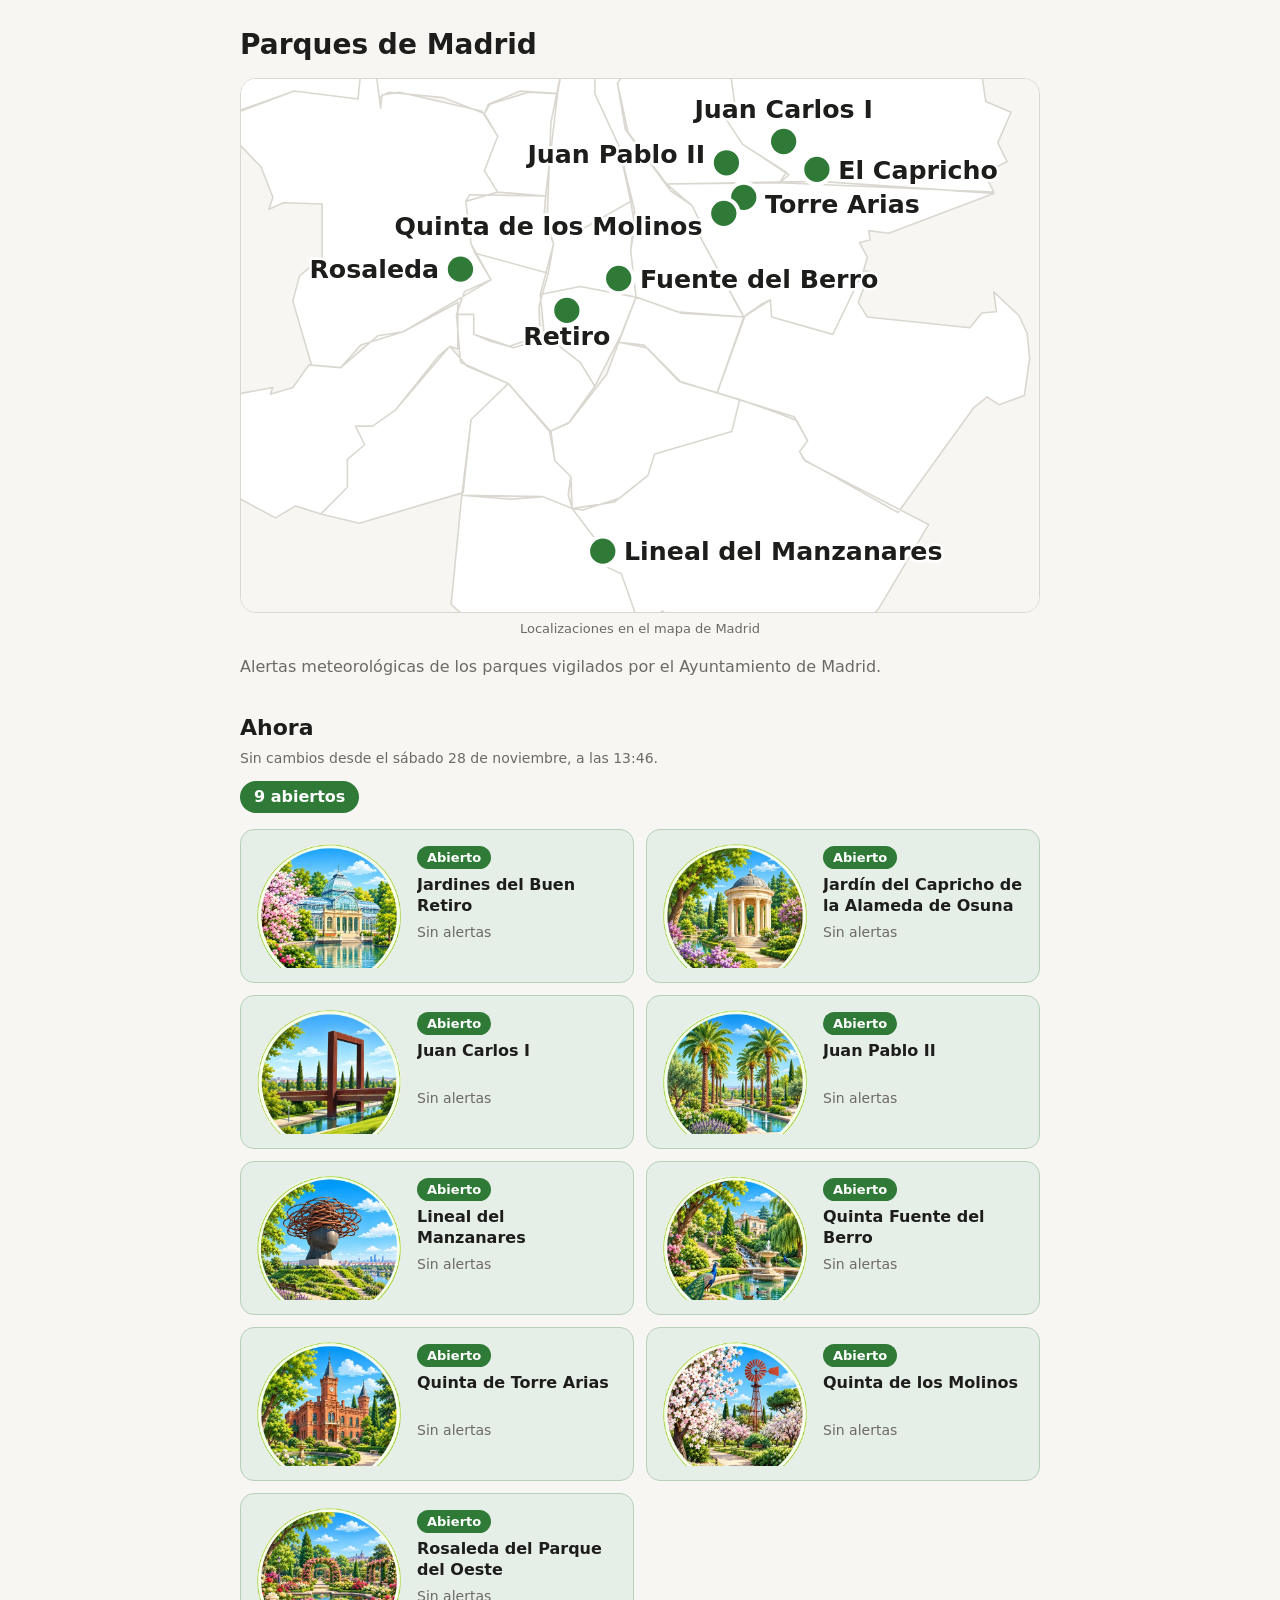
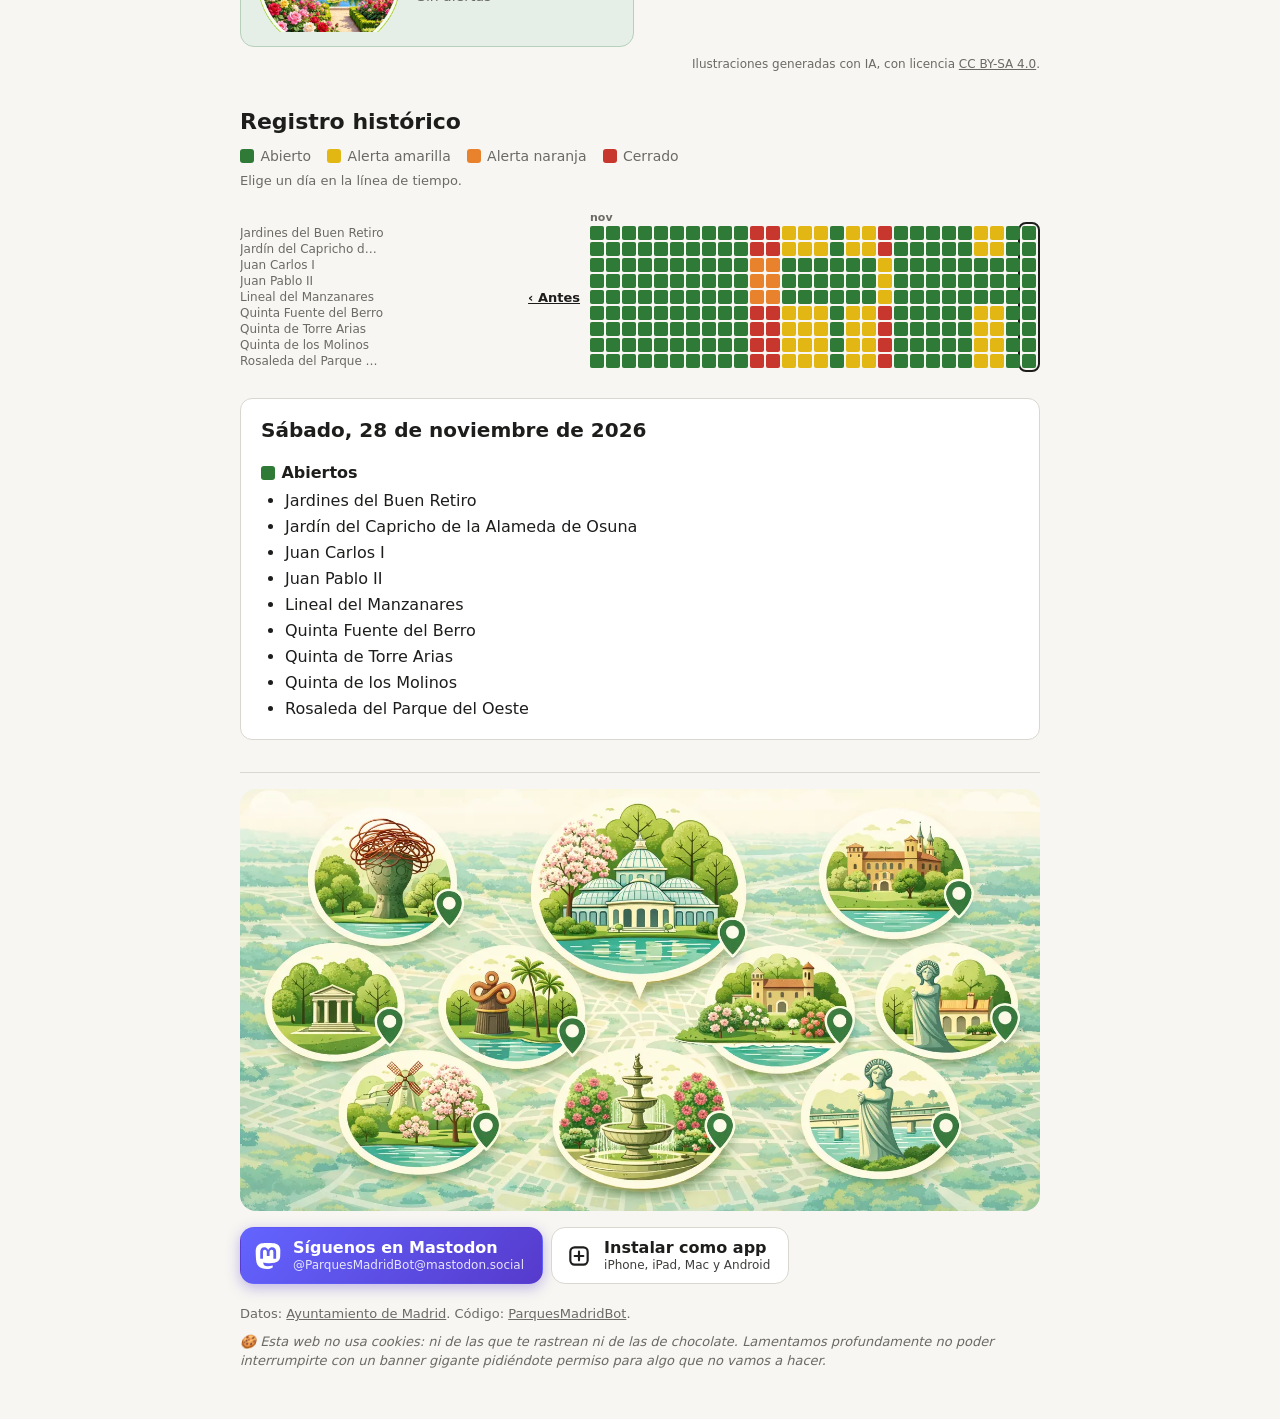
<file: website/index.html>
<!doctype html>
<html lang="es">
<head>
<meta charset="utf-8">
<meta name="viewport" content="width=device-width, initial-scale=1, viewport-fit=cover">
<title>Parques de Madrid</title>
<meta name="description" content="Estado de las alertas meteorológicas de los parques de Madrid, día a día.">
<meta name="theme-color" content="#f7f6f2" media="(prefers-color-scheme: light)">
<meta name="theme-color" content="#161614" media="(prefers-color-scheme: dark)">
<meta name="apple-mobile-web-app-title" content="Parques">
<meta name="mobile-web-app-capable" content="yes">
<link rel="me" href="https://mastodon.social/@ParquesMadridBot">
<link rel="manifest" href="manifest.webmanifest">
<link rel="apple-touch-icon" href="apple-touch-icon.png">
<link rel="icon" href="icon-192.png" type="image/png">
<link rel="stylesheet" href="style.css">
<style>
body:has(#d-2026-11-28:checked) #p-2026-11-28{display:block}
body:has(#d-2026-11-27:checked) #p-2026-11-27{display:block}
body:has(#d-2026-11-26:checked) #p-2026-11-26{display:block}
body:has(#d-2026-11-25:checked) #p-2026-11-25{display:block}
body:has(#d-2026-11-24:checked) #p-2026-11-24{display:block}
body:has(#d-2026-11-23:checked) #p-2026-11-23{display:block}
body:has(#d-2026-11-22:checked) #p-2026-11-22{display:block}
body:has(#d-2026-11-21:checked) #p-2026-11-21{display:block}
body:has(#d-2026-11-20:checked) #p-2026-11-20{display:block}
body:has(#d-2026-11-19:checked) #p-2026-11-19{display:block}
body:has(#d-2026-11-18:checked) #p-2026-11-18{display:block}
body:has(#d-2026-11-17:checked) #p-2026-11-17{display:block}
body:has(#d-2026-11-16:checked) #p-2026-11-16{display:block}
body:has(#d-2026-11-15:checked) #p-2026-11-15{display:block}
body:has(#d-2026-11-14:checked) #p-2026-11-14{display:block}
body:has(#d-2026-11-13:checked) #p-2026-11-13{display:block}
body:has(#d-2026-11-12:checked) #p-2026-11-12{display:block}
body:has(#d-2026-11-11:checked) #p-2026-11-11{display:block}
body:has(#d-2026-11-10:checked) #p-2026-11-10{display:block}
body:has(#d-2026-11-09:checked) #p-2026-11-09{display:block}
body:has(#d-2026-11-08:checked) #p-2026-11-08{display:block}
body:has(#d-2026-11-07:checked) #p-2026-11-07{display:block}
body:has(#d-2026-11-06:checked) #p-2026-11-06{display:block}
body:has(#d-2026-11-05:checked) #p-2026-11-05{display:block}
body:has(#d-2026-11-04:checked) #p-2026-11-04{display:block}
body:has(#d-2026-11-03:checked) #p-2026-11-03{display:block}
body:has(#d-2026-11-02:checked) #p-2026-11-02{display:block}
body:has(#d-2026-11-01:checked) #p-2026-11-01{display:block}
</style>
</head>
<body>
<header>
<h1>Parques de Madrid</h1>
<figure class="map-figure">
<svg class="map" viewBox="0 0 600 401" role="group" aria-label="Mapa de los parques">
<rect class="outside" width="100%" height="100%"/><path class="districts" d="M203 316L166 313L158 395L180 415L184 427L219 431L225 437L254 419L274 423L287 412L300 412L286 372L275 367L274 356L249 323L227 314L203 316ZM406 252L375 241L369 265L311 282L306 298L281 318L249 323L274 356L275 367L286 372L300 412L317 400L357 435L379 439L397 453L425 459L467 454L471 451L455 449L452 441L458 419L479 399L517 335L424 287L420 280L426 272L418 257L406 252ZM170 216L157 201L116 249L99 261L86 261L93 275L80 286L80 307L60 327L89 334L167 311L173 256L201 229L170 216ZM246 313L248 299L236 287L233 265L201 229L173 256L166 313L227 314L249 323L246 313ZM257 324L285 315L306 298L311 282L369 265L375 241L331 228L305 202L284 198L275 222L247 258L232 265L236 287L248 299L249 323L257 324ZM163 184L163 168L122 190L103 193L75 217L51 215L39 232L22 237L24 232L-9 238L-43 225L-72 226L-22 316L-15 308L26 330L41 321L60 327L80 307L80 286L93 275L86 261L99 261L116 249L148 209L157 201L163 203L163 184ZM202 201L175 192L175 177L162 177L165 213L201 229L232 265L246 259L266 231L255 213L228 192L202 201ZM471 179L464 168L473 145L468 144L445 192L399 179L398 166L392 169L379 178L358 236L416 254L426 272L420 280L423 286L494 326L551 247L561 239L570 245L589 238L593 210L591 191L585 178L566 160L568 175L557 176L548 187L471 179ZM331 176L297 164L284 198L303 200L329 227L358 236L378 179L331 176ZM286 192L297 164L255 156L225 162L228 192L255 213L266 231L286 192ZM225 196L224 171L231 146L176 131L188 151L168 160L162 177L175 177L175 192L187 197L205 202L225 196ZM375 173L341 111L346 109L339 95L323 84L289 38L283 3L296 -14L266 -17L266 11L284 50L296 99L293 129L297 164L328 175L378 179L375 173ZM435 77L320 79L339 95L346 109L341 111L378 179L398 166L399 179L445 192L468 144L471 134L465 123L473 121L472 114L487 116L566 86L435 77ZM-2 24L-77 -4L-81 28L-72 38L-61 32L-9 41L15 66L24 89L21 98L32 93L61 94L61 134L44 148L39 167L53 215L75 217L90 200L122 190L188 151L173 124L169 92L193 85L183 69L193 43L181 24L119 10L106 12L105 22L102 -1L90 -5L88 15L40 9L-2 24ZM296 110L293 92L258 112L230 111L235 124L225 162L255 156L297 164L293 129L296 110ZM229 88L172 87L169 92L173 124L176 131L231 146L235 124L228 101L229 88ZM266 -12L266 -17L242 -12L233 33L230 111L258 112L293 92L284 50L266 11L266 -12ZM216 10L187 19L183 26L193 43L183 69L193 85L229 88L238 11L216 10ZM501 -92L480 -95L435 -65L417 -65L417 -19L388 -19L383 -12L367 -12L371 17L370 26L362 26L377 49L410 70L405 78L566 85L559 71L576 62L569 48L579 25L560 17L554 -23L545 -29L544 -45L521 -58L515 -70L517 -92L501 -92ZM311 -92L300 -93L297 -70L267 -29L266 -17L296 -14L283 3L291 40L320 79L405 78L412 72L377 49L362 26L370 26L371 17L367 -12L383 -12L388 -19L417 -19L417 -65L389 -91L351 -82L327 -83L311 -92ZM327 -443L304 -457L291 -447L277 -417L280 -392L237 -356L218 -309L199 -290L167 -288L132 -299L125 -311L46 -342L-7 -334L-1 -354L-20 -365L-27 -360L-13 -337L-30 -325L-58 -323L-79 -314L-91 -316L-116 -304L-142 -316L-160 -310L-176 -297L-176 -280L-187 -257L-176 -237L-179 -229L-155 -220L-133 -157L-113 -128L-115 -120L-108 -110L-114 -94L-111 -88L-78 -77L-83 -59L-72 -45L-70 -27L-77 -4L-0 24L40 9L88 15L90 -5L102 -1L105 22L104 14L111 10L152 14L183 26L186 19L210 9L238 11L242 -12L266 -17L270 -37L297 -71L300 -93L289 -116L282 -119L282 -129L259 -136L275 -156L249 -199L233 -256L230 -252L207 -278L228 -283L287 -316L303 -307L315 -275L368 -264L408 -296L417 -312L410 -328L387 -342L383 -369L373 -381L361 -386L359 -413L344 -439L327 -443Z"/>
<a href="#c-retiro" aria-label="Retiro: abierto"><title>Retiro: abierto</title><circle class="l1" cx="245" cy="174" r="11"/><text x="245" y="200" text-anchor="middle">Retiro</text></a>
<a href="#c-capricho" aria-label="El Capricho: abierto"><title>El Capricho: abierto</title><circle class="l1" cx="433" cy="68" r="11"/><text x="449" y="75" text-anchor="start">El Capricho</text></a>
<a href="#c-juan-carlos-i" aria-label="Juan Carlos I: abierto"><title>Juan Carlos I: abierto</title><circle class="l1" cx="408" cy="47" r="11"/><text x="408" y="29" text-anchor="middle">Juan Carlos I</text></a>
<a href="#c-juan-pablo-ii" aria-label="Juan Pablo II: abierto"><title>Juan Pablo II: abierto</title><circle class="l1" cx="365" cy="63" r="11"/><text x="349" y="63" text-anchor="end">Juan Pablo II</text></a>
<a href="#c-lineal-manzanares" aria-label="Lineal del Manzanares: abierto"><title>Lineal del Manzanares: abierto</title><circle class="l1" cx="272" cy="355" r="11"/><text x="288" y="362" text-anchor="start">Lineal del Manzanares</text></a>
<a href="#c-fuente-del-berro" aria-label="Fuente del Berro: abierto"><title>Fuente del Berro: abierto</title><circle class="l1" cx="284" cy="150" r="11"/><text x="300" y="157" text-anchor="start">Fuente del Berro</text></a>
<a href="#c-torre-arias" aria-label="Torre Arias: abierto"><title>Torre Arias: abierto</title><circle class="l1" cx="378" cy="89" r="11"/><text x="394" y="101" text-anchor="start">Torre Arias</text></a>
<a href="#c-quinta-molinos" aria-label="Quinta de los Molinos: abierto"><title>Quinta de los Molinos: abierto</title><circle class="l1" cx="363" cy="101" r="11"/><text x="347" y="117" text-anchor="end">Quinta de los Molinos</text></a>
<a href="#c-rosaleda" aria-label="Rosaleda: abierto"><title>Rosaleda: abierto</title><circle class="l1" cx="165" cy="143" r="11"/><text x="149" y="150" text-anchor="end">Rosaleda</text></a>
</svg>
<figcaption>Localizaciones en el mapa de Madrid</figcaption>
</figure>
<p>Alertas meteorológicas de los parques vigilados por el Ayuntamiento de Madrid.</p>
</header>
<div id="instalar" popover>
<h2>Instálala como app</h2>
<ol>
<li><b>iPhone y iPad (Safari):</b> pulsa <svg class="inline-icon" viewBox="0 0 24 24" aria-hidden="true" fill="none" stroke="currentColor" stroke-width="2" stroke-linecap="round" stroke-linejoin="round"><path d="M12 3v12M8 7l4-4 4 4"/><path d="M8 10H6.5A1.5 1.5 0 0 0 5 11.5v8A1.5 1.5 0 0 0 6.5 21h11a1.5 1.5 0 0 0 1.5-1.5v-8A1.5 1.5 0 0 0 17.5 10H16"/></svg> <b>Compartir</b> y luego <b>Añadir a pantalla de inicio</b>.</li>
<li><b>Mac (Safari):</b> menú <b>Archivo → Añadir al Dock</b>.</li>
<li><b>Android (Chrome):</b> menú ⋮ → <b>Instalar aplicación</b>.</li>
</ol>
<p>Sin tienda, sin cuenta y sin permisos: es esta misma web, a pantalla completa y con su icono.</p>
<button class="btn install" popovertarget="instalar" popovertargetaction="hide">Entendido</button>
</div>
<section class="now" aria-labelledby="now-title">
<h2 id="now-title">Ahora</h2>
<p class="note">Sin cambios desde el sábado 28 de noviembre, a las 13:46.</p>
<p class="summary"><span class="chip l1">9 abiertos</span></p>
<ul class="cards">
<li class="card l1"><img class="photo" src="parks/retiro.webp" alt="" width="144" height="125"><div class="text"><span class="chip l1">Abierto</span><span class="name" id="c-retiro" title="Jardines del Buen Retiro">Jardines del Buen Retiro</span><span class="when"><span>Sin alertas</span></span></div></li>
<li class="card l1"><img class="photo" src="parks/capricho.webp" alt="" width="144" height="125"><div class="text"><span class="chip l1">Abierto</span><span class="name" id="c-capricho" title="Jardín del Capricho de la Alameda de Osuna">Jardín del Capricho de la Alameda de Osuna</span><span class="when"><span>Sin alertas</span></span></div></li>
<li class="card l1"><img class="photo" src="parks/juan-carlos-i.webp" alt="" width="144" height="125"><div class="text"><span class="chip l1">Abierto</span><span class="name" id="c-juan-carlos-i" title="Juan Carlos I">Juan Carlos I</span><span class="when"><span>Sin alertas</span></span></div></li>
<li class="card l1"><img class="photo" src="parks/juan-pablo-ii.webp" alt="" width="144" height="125"><div class="text"><span class="chip l1">Abierto</span><span class="name" id="c-juan-pablo-ii" title="Juan Pablo II">Juan Pablo II</span><span class="when"><span>Sin alertas</span></span></div></li>
<li class="card l1"><img class="photo" src="parks/lineal-manzanares.webp" alt="" width="144" height="125"><div class="text"><span class="chip l1">Abierto</span><span class="name" id="c-lineal-manzanares" title="Lineal del Manzanares">Lineal del Manzanares</span><span class="when"><span>Sin alertas</span></span></div></li>
<li class="card l1"><img class="photo" src="parks/fuente-del-berro.webp" alt="" width="144" height="125"><div class="text"><span class="chip l1">Abierto</span><span class="name" id="c-fuente-del-berro" title="Quinta Fuente del Berro">Quinta Fuente del Berro</span><span class="when"><span>Sin alertas</span></span></div></li>
<li class="card l1"><img class="photo" src="parks/torre-arias.webp" alt="" width="144" height="125"><div class="text"><span class="chip l1">Abierto</span><span class="name" id="c-torre-arias" title="Quinta de Torre Arias">Quinta de Torre Arias</span><span class="when"><span>Sin alertas</span></span></div></li>
<li class="card l1"><img class="photo" src="parks/quinta-molinos.webp" alt="" width="144" height="125"><div class="text"><span class="chip l1">Abierto</span><span class="name" id="c-quinta-molinos" title="Quinta de los Molinos">Quinta de los Molinos</span><span class="when"><span>Sin alertas</span></span></div></li>
<li class="card l1"><img class="photo" src="parks/rosaleda.webp" alt="" width="144" height="125"><div class="text"><span class="chip l1">Abierto</span><span class="name" id="c-rosaleda" title="Rosaleda del Parque del Oeste">Rosaleda del Parque del Oeste</span><span class="when"><span>Sin alertas</span></span></div></li>
</ul>
<p class="credit">Ilustraciones generadas con IA, con licencia <a href="https://github.com/kikeenrique/ParquesMadridBot/blob/main/resources/parks/LICENSE.md" rel="license">CC BY-SA 4.0</a>.</p>
</section>
<section class="history" aria-labelledby="history-title">
<h2 id="history-title">Registro histórico</h2>
<p class="legend"><span><i class="l1"></i>Abierto</span><span><i class="l3"></i>Alerta amarilla</span><span><i class="l4"></i>Alerta naranja</span><span><i class="l5"></i>Cerrado</span></p>
<p class="hint">Elige un día en la línea de tiempo.</p>
</section>
<main class="viewer">
<ol class="names" aria-hidden="true"><li>Jardines del Buen Retiro</li><li>Jardín del Capricho de la Alameda de Osuna</li><li>Juan Carlos I</li><li>Juan Pablo II</li><li>Lineal del Manzanares</li><li>Quinta Fuente del Berro</li><li>Quinta de Torre Arias</li><li>Quinta de los Molinos</li><li>Rosaleda del Parque del Oeste</li></ol>
<div class="timeline" role="radiogroup" aria-label="Día">
<input type="radio" name="dia" id="d-2026-11-28" checked><label for="d-2026-11-28" title="sábado, 28 de noviembre de 2026"><span class="vh">28 nov</span><i></i><i></i><i></i><i></i><i></i><i></i><i></i><i></i><i></i></label>
<input type="radio" name="dia" id="d-2026-11-27"><label for="d-2026-11-27" title="viernes, 27 de noviembre de 2026"><span class="vh">27 nov</span><i></i><i></i><i></i><i></i><i></i><i></i><i></i><i></i><i></i></label>
<input type="radio" name="dia" id="d-2026-11-26"><label for="d-2026-11-26" title="jueves, 26 de noviembre de 2026"><span class="vh">26 nov</span><i class="l3"></i><i class="l3"></i><i></i><i></i><i></i><i class="l3"></i><i class="l3"></i><i class="l3"></i><i class="l3"></i></label>
<input type="radio" name="dia" id="d-2026-11-25"><label for="d-2026-11-25" title="miércoles, 25 de noviembre de 2026"><span class="vh">25 nov</span><i class="l3"></i><i class="l3"></i><i></i><i></i><i></i><i class="l3"></i><i class="l3"></i><i class="l3"></i><i class="l3"></i></label>
<input type="radio" name="dia" id="d-2026-11-24"><label for="d-2026-11-24" title="martes, 24 de noviembre de 2026"><span class="vh">24 nov</span><i></i><i></i><i></i><i></i><i></i><i></i><i></i><i></i><i></i></label>
<input type="radio" name="dia" id="d-2026-11-23"><label for="d-2026-11-23" title="lunes, 23 de noviembre de 2026"><span class="vh">23 nov</span><i></i><i></i><i></i><i></i><i></i><i></i><i></i><i></i><i></i></label>
<input type="radio" name="dia" id="d-2026-11-22"><label for="d-2026-11-22" title="domingo, 22 de noviembre de 2026"><span class="vh">22 nov</span><i></i><i></i><i></i><i></i><i></i><i></i><i></i><i></i><i></i></label>
<input type="radio" name="dia" id="d-2026-11-21"><label for="d-2026-11-21" title="sábado, 21 de noviembre de 2026"><span class="vh">21 nov</span><i></i><i></i><i></i><i></i><i></i><i></i><i></i><i></i><i></i></label>
<input type="radio" name="dia" id="d-2026-11-20"><label for="d-2026-11-20" title="viernes, 20 de noviembre de 2026"><span class="vh">20 nov</span><i></i><i></i><i></i><i></i><i></i><i></i><i></i><i></i><i></i></label>
<input type="radio" name="dia" id="d-2026-11-19"><label for="d-2026-11-19" title="jueves, 19 de noviembre de 2026"><span class="vh">19 nov</span><i class="l5"></i><i class="l5"></i><i class="l3"></i><i class="l3"></i><i class="l3"></i><i class="l5"></i><i class="l5"></i><i class="l5"></i><i class="l5"></i></label>
<input type="radio" name="dia" id="d-2026-11-18"><label for="d-2026-11-18" title="miércoles, 18 de noviembre de 2026"><span class="vh">18 nov</span><i class="l3"></i><i class="l3"></i><i></i><i></i><i></i><i class="l3"></i><i class="l3"></i><i class="l3"></i><i class="l3"></i></label>
<input type="radio" name="dia" id="d-2026-11-17"><label for="d-2026-11-17" title="martes, 17 de noviembre de 2026"><span class="vh">17 nov</span><i class="l3"></i><i class="l3"></i><i></i><i></i><i></i><i class="l3"></i><i class="l3"></i><i class="l3"></i><i class="l3"></i></label>
<input type="radio" name="dia" id="d-2026-11-16"><label for="d-2026-11-16" title="lunes, 16 de noviembre de 2026"><span class="vh">16 nov</span><i></i><i></i><i></i><i></i><i></i><i></i><i></i><i></i><i></i></label>
<input type="radio" name="dia" id="d-2026-11-15"><label for="d-2026-11-15" title="domingo, 15 de noviembre de 2026"><span class="vh">15 nov</span><i class="l3"></i><i class="l3"></i><i></i><i></i><i></i><i class="l3"></i><i class="l3"></i><i class="l3"></i><i class="l3"></i></label>
<input type="radio" name="dia" id="d-2026-11-14"><label for="d-2026-11-14" title="sábado, 14 de noviembre de 2026"><span class="vh">14 nov</span><i class="l3"></i><i class="l3"></i><i></i><i></i><i></i><i class="l3"></i><i class="l3"></i><i class="l3"></i><i class="l3"></i></label>
<input type="radio" name="dia" id="d-2026-11-13"><label for="d-2026-11-13" title="viernes, 13 de noviembre de 2026"><span class="vh">13 nov</span><i class="l3"></i><i class="l3"></i><i></i><i></i><i></i><i class="l3"></i><i class="l3"></i><i class="l3"></i><i class="l3"></i></label>
<input type="radio" name="dia" id="d-2026-11-12"><label for="d-2026-11-12" title="jueves, 12 de noviembre de 2026"><span class="vh">12 nov</span><i class="l5"></i><i class="l5"></i><i class="l4"></i><i class="l4"></i><i class="l4"></i><i class="l5"></i><i class="l5"></i><i class="l5"></i><i class="l5"></i></label>
<input type="radio" name="dia" id="d-2026-11-11"><label for="d-2026-11-11" title="miércoles, 11 de noviembre de 2026"><span class="vh">11 nov</span><i class="l5"></i><i class="l5"></i><i class="l4"></i><i class="l4"></i><i class="l4"></i><i class="l5"></i><i class="l5"></i><i class="l5"></i><i class="l5"></i></label>
<input type="radio" name="dia" id="d-2026-11-10"><label for="d-2026-11-10" title="martes, 10 de noviembre de 2026"><span class="vh">10 nov</span><i></i><i></i><i></i><i></i><i></i><i></i><i></i><i></i><i></i></label>
<input type="radio" name="dia" id="d-2026-11-09"><label for="d-2026-11-09" title="lunes, 9 de noviembre de 2026"><span class="vh">9 nov</span><i></i><i></i><i></i><i></i><i></i><i></i><i></i><i></i><i></i></label>
<input type="radio" name="dia" id="d-2026-11-08"><label for="d-2026-11-08" title="domingo, 8 de noviembre de 2026"><span class="vh">8 nov</span><i></i><i></i><i></i><i></i><i></i><i></i><i></i><i></i><i></i></label>
<input type="radio" name="dia" id="d-2026-11-07"><label for="d-2026-11-07" title="sábado, 7 de noviembre de 2026"><span class="vh">7 nov</span><i></i><i></i><i></i><i></i><i></i><i></i><i></i><i></i><i></i></label>
<input type="radio" name="dia" id="d-2026-11-06"><label for="d-2026-11-06" title="viernes, 6 de noviembre de 2026"><span class="vh">6 nov</span><i></i><i></i><i></i><i></i><i></i><i></i><i></i><i></i><i></i></label>
<input type="radio" name="dia" id="d-2026-11-05"><label for="d-2026-11-05" title="jueves, 5 de noviembre de 2026"><span class="vh">5 nov</span><i></i><i></i><i></i><i></i><i></i><i></i><i></i><i></i><i></i></label>
<input type="radio" name="dia" id="d-2026-11-04"><label for="d-2026-11-04" title="miércoles, 4 de noviembre de 2026"><span class="vh">4 nov</span><i></i><i></i><i></i><i></i><i></i><i></i><i></i><i></i><i></i></label>
<input type="radio" name="dia" id="d-2026-11-03"><label for="d-2026-11-03" title="martes, 3 de noviembre de 2026"><span class="vh">3 nov</span><i></i><i></i><i></i><i></i><i></i><i></i><i></i><i></i><i></i></label>
<input type="radio" name="dia" id="d-2026-11-02"><label for="d-2026-11-02" title="lunes, 2 de noviembre de 2026"><span class="vh">2 nov</span><i></i><i></i><i></i><i></i><i></i><i></i><i></i><i></i><i></i></label>
<input type="radio" name="dia" id="d-2026-11-01"><label for="d-2026-11-01" title="domingo, 1 de noviembre de 2026"><b>nov</b><span class="vh">1 nov</span><i></i><i></i><i></i><i></i><i></i><i></i><i></i><i></i><i></i></label>
<a class="more" href="historico/2026-2.html" title="julio–octubre de 2026">‹ Antes</a>
</div>
</main>
<section class="day panel" id="p-2026-11-28">
<h2>Sábado, 28 de noviembre de 2026</h2>

<h3><i class="l1"></i>Abiertos</h3><ul><li>Jardines del Buen Retiro</li><li>Jardín del Capricho de la Alameda de Osuna</li><li>Juan Carlos I</li><li>Juan Pablo II</li><li>Lineal del Manzanares</li><li>Quinta Fuente del Berro</li><li>Quinta de Torre Arias</li><li>Quinta de los Molinos</li><li>Rosaleda del Parque del Oeste</li></ul>
</section>
<section class="day panel" id="p-2026-11-27">
<h2>Viernes, 27 de noviembre de 2026</h2>
<p class="note">Estado al final del día.</p>
<h3><i class="l1"></i>Abiertos</h3><ul><li>Jardines del Buen Retiro</li><li>Jardín del Capricho de la Alameda de Osuna</li><li>Juan Carlos I</li><li>Juan Pablo II</li><li>Lineal del Manzanares</li><li>Quinta Fuente del Berro</li><li>Quinta de Torre Arias</li><li>Quinta de los Molinos</li><li>Rosaleda del Parque del Oeste</li></ul>
</section>
<section class="day panel" id="p-2026-11-26">
<h2>Jueves, 26 de noviembre de 2026</h2>
<p class="note">Estado al final del día.</p>
<h3><i class="l1"></i>Abiertos</h3><ul><li>Jardines del Buen Retiro<br><small>alerta amarilla → abierto (12:20)</small></li><li>Jardín del Capricho de la Alameda de Osuna<br><small>alerta amarilla → abierto (12:20)</small></li><li>Juan Carlos I</li><li>Juan Pablo II</li><li>Lineal del Manzanares</li><li>Quinta Fuente del Berro<br><small>alerta amarilla → abierto (12:20)</small></li><li>Quinta de Torre Arias<br><small>alerta amarilla → abierto (12:20)</small></li><li>Quinta de los Molinos<br><small>alerta amarilla → abierto (12:20)</small></li><li>Rosaleda del Parque del Oeste<br><small>alerta amarilla → abierto (12:20)</small></li></ul>
</section>
<section class="day panel" id="p-2026-11-25">
<h2>Miércoles, 25 de noviembre de 2026</h2>
<p class="note">Estado al final del día.</p>
<h3><i class="l1"></i>Abiertos</h3><ul><li>Juan Carlos I</li><li>Juan Pablo II</li><li>Lineal del Manzanares</li></ul>
<h3><i class="l3"></i>Alerta amarilla</h3><ul><li>Jardines del Buen Retiro <span class="horario">09:00–18:00</span><br><small>abierto → alerta amarilla (09:59)</small></li><li>Jardín del Capricho de la Alameda de Osuna <span class="horario">09:00–18:00</span><br><small>abierto → alerta amarilla (09:59)</small></li><li>Quinta Fuente del Berro <span class="horario">09:00–18:00</span><br><small>abierto → alerta amarilla (09:59)</small></li><li>Quinta de Torre Arias <span class="horario">09:00–18:00</span><br><small>abierto → alerta amarilla (09:59)</small></li><li>Quinta de los Molinos <span class="horario">09:00–18:00</span><br><small>abierto → alerta amarilla (09:59)</small></li><li>Rosaleda del Parque del Oeste <span class="horario">09:00–18:00</span><br><small>abierto → alerta amarilla (09:59)</small></li></ul>
</section>
<section class="day panel" id="p-2026-11-24">
<h2>Martes, 24 de noviembre de 2026</h2>
<p class="note">Estado al final del día.</p>
<h3><i class="l1"></i>Abiertos</h3><ul><li>Jardines del Buen Retiro</li><li>Jardín del Capricho de la Alameda de Osuna</li><li>Juan Carlos I</li><li>Juan Pablo II</li><li>Lineal del Manzanares</li><li>Quinta Fuente del Berro</li><li>Quinta de Torre Arias</li><li>Quinta de los Molinos</li><li>Rosaleda del Parque del Oeste</li></ul>
</section>
<section class="day panel" id="p-2026-11-23">
<h2>Lunes, 23 de noviembre de 2026</h2>
<p class="note">Estado al final del día.</p>
<h3><i class="l1"></i>Abiertos</h3><ul><li>Jardines del Buen Retiro</li><li>Jardín del Capricho de la Alameda de Osuna</li><li>Juan Carlos I</li><li>Juan Pablo II</li><li>Lineal del Manzanares</li><li>Quinta Fuente del Berro</li><li>Quinta de Torre Arias</li><li>Quinta de los Molinos</li><li>Rosaleda del Parque del Oeste</li></ul>
</section>
<section class="day panel" id="p-2026-11-22">
<h2>Domingo, 22 de noviembre de 2026</h2>
<p class="note">Estado al final del día.</p>
<h3><i class="l1"></i>Abiertos</h3><ul><li>Jardines del Buen Retiro</li><li>Jardín del Capricho de la Alameda de Osuna</li><li>Juan Carlos I</li><li>Juan Pablo II</li><li>Lineal del Manzanares</li><li>Quinta Fuente del Berro</li><li>Quinta de Torre Arias</li><li>Quinta de los Molinos</li><li>Rosaleda del Parque del Oeste</li></ul>
</section>
<section class="day panel" id="p-2026-11-21">
<h2>Sábado, 21 de noviembre de 2026</h2>
<p class="note">Estado al final del día.</p>
<h3><i class="l1"></i>Abiertos</h3><ul><li>Jardines del Buen Retiro</li><li>Jardín del Capricho de la Alameda de Osuna</li><li>Juan Carlos I</li><li>Juan Pablo II</li><li>Lineal del Manzanares</li><li>Quinta Fuente del Berro</li><li>Quinta de Torre Arias</li><li>Quinta de los Molinos</li><li>Rosaleda del Parque del Oeste</li></ul>
</section>
<section class="day panel" id="p-2026-11-20">
<h2>Viernes, 20 de noviembre de 2026</h2>
<p class="note">Estado al final del día.</p>
<h3><i class="l1"></i>Abiertos</h3><ul><li>Jardines del Buen Retiro</li><li>Jardín del Capricho de la Alameda de Osuna</li><li>Juan Carlos I</li><li>Juan Pablo II</li><li>Lineal del Manzanares</li><li>Quinta Fuente del Berro</li><li>Quinta de Torre Arias</li><li>Quinta de los Molinos</li><li>Rosaleda del Parque del Oeste</li></ul>
</section>
<section class="day panel" id="p-2026-11-19">
<h2>Jueves, 19 de noviembre de 2026</h2>
<p class="note">Estado al final del día.</p>
<h3><i class="l1"></i>Abiertos</h3><ul><li>Jardines del Buen Retiro<br><small>abierto → cerrado (00:59) → abierto (17:43)</small></li><li>Jardín del Capricho de la Alameda de Osuna<br><small>abierto → cerrado (00:59) → abierto (17:43)</small></li><li>Juan Carlos I<br><small>abierto → alerta amarilla (00:59) → abierto (08:10)</small></li><li>Juan Pablo II<br><small>abierto → alerta amarilla (00:59) → abierto (08:10)</small></li><li>Lineal del Manzanares<br><small>abierto → alerta amarilla (00:59) → abierto (08:10)</small></li><li>Quinta Fuente del Berro<br><small>abierto → cerrado (00:59) → abierto (17:43)</small></li><li>Quinta de Torre Arias<br><small>abierto → cerrado (00:59) → abierto (17:43)</small></li><li>Quinta de los Molinos<br><small>abierto → cerrado (00:59) → abierto (17:43)</small></li><li>Rosaleda del Parque del Oeste<br><small>abierto → cerrado (00:59) → abierto (17:43)</small></li></ul>
</section>
<section class="day panel" id="p-2026-11-18">
<h2>Miércoles, 18 de noviembre de 2026</h2>
<p class="note">Estado al final del día.</p>
<h3><i class="l1"></i>Abiertos</h3><ul><li>Jardines del Buen Retiro<br><small>alerta amarilla → abierto (09:56)</small></li><li>Jardín del Capricho de la Alameda de Osuna<br><small>alerta amarilla → abierto (09:56)</small></li><li>Juan Carlos I</li><li>Juan Pablo II</li><li>Lineal del Manzanares</li><li>Quinta Fuente del Berro<br><small>alerta amarilla → abierto (09:56)</small></li><li>Quinta de Torre Arias<br><small>alerta amarilla → abierto (09:56)</small></li><li>Quinta de los Molinos<br><small>alerta amarilla → abierto (09:56)</small></li><li>Rosaleda del Parque del Oeste<br><small>alerta amarilla → abierto (09:56)</small></li></ul>
</section>
<section class="day panel" id="p-2026-11-17">
<h2>Martes, 17 de noviembre de 2026</h2>
<p class="note">Estado al final del día.</p>
<h3><i class="l1"></i>Abiertos</h3><ul><li>Juan Carlos I</li><li>Juan Pablo II</li><li>Lineal del Manzanares</li></ul>
<h3><i class="l3"></i>Alerta amarilla</h3><ul><li>Jardines del Buen Retiro <span class="horario">15:00–00:00</span><br><small>abierto → alerta amarilla (19:26)</small></li><li>Jardín del Capricho de la Alameda de Osuna <span class="horario">15:00–00:00</span><br><small>abierto → alerta amarilla (19:26)</small></li><li>Quinta Fuente del Berro <span class="horario">15:00–00:00</span><br><small>abierto → alerta amarilla (19:26)</small></li><li>Quinta de Torre Arias <span class="horario">15:00–00:00</span><br><small>abierto → alerta amarilla (19:26)</small></li><li>Quinta de los Molinos <span class="horario">15:00–00:00</span><br><small>abierto → alerta amarilla (19:26)</small></li><li>Rosaleda del Parque del Oeste <span class="horario">15:00–00:00</span><br><small>abierto → alerta amarilla (19:26)</small></li></ul>
</section>
<section class="day panel" id="p-2026-11-16">
<h2>Lunes, 16 de noviembre de 2026</h2>
<p class="note">Estado al final del día.</p>
<h3><i class="l1"></i>Abiertos</h3><ul><li>Jardines del Buen Retiro</li><li>Jardín del Capricho de la Alameda de Osuna</li><li>Juan Carlos I</li><li>Juan Pablo II</li><li>Lineal del Manzanares</li><li>Quinta Fuente del Berro</li><li>Quinta de Torre Arias</li><li>Quinta de los Molinos</li><li>Rosaleda del Parque del Oeste</li></ul>
</section>
<section class="day panel" id="p-2026-11-15">
<h2>Domingo, 15 de noviembre de 2026</h2>
<p class="note">Estado al final del día.</p>
<h3><i class="l1"></i>Abiertos</h3><ul><li>Jardines del Buen Retiro<br><small>abierto → alerta amarilla (15:40) → abierto (21:12)</small></li><li>Jardín del Capricho de la Alameda de Osuna<br><small>abierto → alerta amarilla (15:40) → abierto (21:12)</small></li><li>Juan Carlos I</li><li>Juan Pablo II</li><li>Lineal del Manzanares</li><li>Quinta Fuente del Berro<br><small>abierto → alerta amarilla (15:40) → abierto (21:12)</small></li><li>Quinta de Torre Arias<br><small>abierto → alerta amarilla (15:40) → abierto (21:12)</small></li><li>Quinta de los Molinos<br><small>abierto → alerta amarilla (15:40) → abierto (21:12)</small></li><li>Rosaleda del Parque del Oeste<br><small>abierto → alerta amarilla (15:40) → abierto (21:12)</small></li></ul>
</section>
<section class="day panel" id="p-2026-11-14">
<h2>Sábado, 14 de noviembre de 2026</h2>
<p class="note">Estado al final del día.</p>
<h3><i class="l1"></i>Abiertos</h3><ul><li>Jardines del Buen Retiro<br><small>abierto → alerta amarilla (16:38) → abierto (21:29)</small></li><li>Jardín del Capricho de la Alameda de Osuna<br><small>abierto → alerta amarilla (16:38) → abierto (21:29)</small></li><li>Juan Carlos I</li><li>Juan Pablo II</li><li>Lineal del Manzanares</li><li>Quinta Fuente del Berro<br><small>abierto → alerta amarilla (16:38) → abierto (21:29)</small></li><li>Quinta de Torre Arias<br><small>abierto → alerta amarilla (16:38) → abierto (21:29)</small></li><li>Quinta de los Molinos<br><small>abierto → alerta amarilla (16:38) → abierto (21:29)</small></li><li>Rosaleda del Parque del Oeste<br><small>abierto → alerta amarilla (16:38) → abierto (21:29)</small></li></ul>
</section>
<section class="day panel" id="p-2026-11-13">
<h2>Viernes, 13 de noviembre de 2026</h2>
<p class="note">Estado al final del día.</p>
<h3><i class="l1"></i>Abiertos</h3><ul><li>Jardines del Buen Retiro<br><small>alerta amarilla → abierto (08:41)</small></li><li>Jardín del Capricho de la Alameda de Osuna<br><small>alerta amarilla → abierto (08:41)</small></li><li>Juan Carlos I</li><li>Juan Pablo II</li><li>Lineal del Manzanares</li><li>Quinta Fuente del Berro<br><small>alerta amarilla → abierto (08:41)</small></li><li>Quinta de Torre Arias<br><small>alerta amarilla → abierto (08:41)</small></li><li>Quinta de los Molinos<br><small>alerta amarilla → abierto (08:41)</small></li><li>Rosaleda del Parque del Oeste<br><small>alerta amarilla → abierto (08:41)</small></li></ul>
</section>
<section class="day panel" id="p-2026-11-12">
<h2>Jueves, 12 de noviembre de 2026</h2>
<p class="note">Estado al final del día.</p>
<h3><i class="l1"></i>Abiertos</h3><ul><li>Juan Carlos I<br><small>alerta naranja → abierto (12:41)</small></li><li>Juan Pablo II<br><small>alerta naranja → abierto (12:41)</small></li><li>Lineal del Manzanares<br><small>alerta naranja → abierto (12:41)</small></li></ul>
<h3><i class="l3"></i>Alerta amarilla</h3><ul><li>Jardines del Buen Retiro <span class="horario">00:60–21:00</span><br><small>cerrado → alerta amarilla (12:41)</small></li><li>Jardín del Capricho de la Alameda de Osuna <span class="horario">00:60–21:00</span><br><small>cerrado → alerta amarilla (12:41)</small></li><li>Quinta Fuente del Berro <span class="horario">00:60–21:00</span><br><small>cerrado → alerta amarilla (12:41)</small></li><li>Quinta de Torre Arias <span class="horario">00:60–21:00</span><br><small>cerrado → alerta amarilla (12:41)</small></li><li>Quinta de los Molinos <span class="horario">00:60–21:00</span><br><small>cerrado → alerta amarilla (12:41)</small></li><li>Rosaleda del Parque del Oeste <span class="horario">00:60–21:00</span><br><small>cerrado → alerta amarilla (12:41)</small></li></ul>
</section>
<section class="day panel" id="p-2026-11-11">
<h2>Miércoles, 11 de noviembre de 2026</h2>
<p class="note">Estado al final del día.</p>
<h3><i class="l4"></i>Alerta naranja</h3><ul><li>Juan Carlos I <span class="horario">12:00–24:00</span><br><small>abierto → alerta naranja (16:04)</small></li><li>Juan Pablo II <span class="horario">12:00–24:00</span><br><small>abierto → alerta naranja (16:04)</small></li><li>Lineal del Manzanares <span class="horario">12:00–24:00</span><br><small>abierto → alerta naranja (16:04)</small></li></ul>
<h3><i class="l5"></i>Cerrados</h3><ul><li>Jardines del Buen Retiro <span class="horario">12:00–24:00</span><br><small>abierto → cerrado (16:04)</small></li><li>Jardín del Capricho de la Alameda de Osuna <span class="horario">12:00–24:00</span><br><small>abierto → cerrado (16:04)</small></li><li>Quinta Fuente del Berro <span class="horario">12:00–24:00</span><br><small>abierto → cerrado (16:04)</small></li><li>Quinta de Torre Arias <span class="horario">12:00–24:00</span><br><small>abierto → cerrado (16:04)</small></li><li>Quinta de los Molinos <span class="horario">12:00–24:00</span><br><small>abierto → cerrado (16:04)</small></li><li>Rosaleda del Parque del Oeste <span class="horario">12:00–24:00</span><br><small>abierto → cerrado (16:04)</small></li></ul>
</section>
<section class="day panel" id="p-2026-11-10">
<h2>Martes, 10 de noviembre de 2026</h2>
<p class="note">Estado al final del día.</p>
<h3><i class="l1"></i>Abiertos</h3><ul><li>Jardines del Buen Retiro</li><li>Jardín del Capricho de la Alameda de Osuna</li><li>Juan Carlos I</li><li>Juan Pablo II</li><li>Lineal del Manzanares</li><li>Quinta Fuente del Berro</li><li>Quinta de Torre Arias</li><li>Quinta de los Molinos</li><li>Rosaleda del Parque del Oeste</li></ul>
</section>
<section class="day panel" id="p-2026-11-09">
<h2>Lunes, 9 de noviembre de 2026</h2>
<p class="note">Estado al final del día.</p>
<h3><i class="l1"></i>Abiertos</h3><ul><li>Jardines del Buen Retiro</li><li>Jardín del Capricho de la Alameda de Osuna</li><li>Juan Carlos I</li><li>Juan Pablo II</li><li>Lineal del Manzanares</li><li>Quinta Fuente del Berro</li><li>Quinta de Torre Arias</li><li>Quinta de los Molinos</li><li>Rosaleda del Parque del Oeste</li></ul>
</section>
<section class="day panel" id="p-2026-11-08">
<h2>Domingo, 8 de noviembre de 2026</h2>
<p class="note">Estado al final del día.</p>
<h3><i class="l1"></i>Abiertos</h3><ul><li>Jardines del Buen Retiro</li><li>Jardín del Capricho de la Alameda de Osuna</li><li>Juan Carlos I</li><li>Juan Pablo II</li><li>Lineal del Manzanares</li><li>Quinta Fuente del Berro</li><li>Quinta de Torre Arias</li><li>Quinta de los Molinos</li><li>Rosaleda del Parque del Oeste</li></ul>
</section>
<section class="day panel" id="p-2026-11-07">
<h2>Sábado, 7 de noviembre de 2026</h2>
<p class="note">Estado al final del día.</p>
<h3><i class="l1"></i>Abiertos</h3><ul><li>Jardines del Buen Retiro</li><li>Jardín del Capricho de la Alameda de Osuna</li><li>Juan Carlos I</li><li>Juan Pablo II</li><li>Lineal del Manzanares</li><li>Quinta Fuente del Berro</li><li>Quinta de Torre Arias</li><li>Quinta de los Molinos</li><li>Rosaleda del Parque del Oeste</li></ul>
</section>
<section class="day panel" id="p-2026-11-06">
<h2>Viernes, 6 de noviembre de 2026</h2>
<p class="note">Estado al final del día.</p>
<h3><i class="l1"></i>Abiertos</h3><ul><li>Jardines del Buen Retiro</li><li>Jardín del Capricho de la Alameda de Osuna</li><li>Juan Carlos I</li><li>Juan Pablo II</li><li>Lineal del Manzanares</li><li>Quinta Fuente del Berro</li><li>Quinta de Torre Arias</li><li>Quinta de los Molinos</li><li>Rosaleda del Parque del Oeste</li></ul>
</section>
<section class="day panel" id="p-2026-11-05">
<h2>Jueves, 5 de noviembre de 2026</h2>
<p class="note">Estado al final del día.</p>
<h3><i class="l1"></i>Abiertos</h3><ul><li>Jardines del Buen Retiro</li><li>Jardín del Capricho de la Alameda de Osuna</li><li>Juan Carlos I</li><li>Juan Pablo II</li><li>Lineal del Manzanares</li><li>Quinta Fuente del Berro</li><li>Quinta de Torre Arias</li><li>Quinta de los Molinos</li><li>Rosaleda del Parque del Oeste</li></ul>
</section>
<section class="day panel" id="p-2026-11-04">
<h2>Miércoles, 4 de noviembre de 2026</h2>
<p class="note">Estado al final del día.</p>
<h3><i class="l1"></i>Abiertos</h3><ul><li>Jardines del Buen Retiro</li><li>Jardín del Capricho de la Alameda de Osuna</li><li>Juan Carlos I</li><li>Juan Pablo II</li><li>Lineal del Manzanares</li><li>Quinta Fuente del Berro</li><li>Quinta de Torre Arias</li><li>Quinta de los Molinos</li><li>Rosaleda del Parque del Oeste</li></ul>
</section>
<section class="day panel" id="p-2026-11-03">
<h2>Martes, 3 de noviembre de 2026</h2>
<p class="note">Estado al final del día.</p>
<h3><i class="l1"></i>Abiertos</h3><ul><li>Jardines del Buen Retiro</li><li>Jardín del Capricho de la Alameda de Osuna</li><li>Juan Carlos I</li><li>Juan Pablo II</li><li>Lineal del Manzanares</li><li>Quinta Fuente del Berro</li><li>Quinta de Torre Arias</li><li>Quinta de los Molinos</li><li>Rosaleda del Parque del Oeste</li></ul>
</section>
<section class="day panel" id="p-2026-11-02">
<h2>Lunes, 2 de noviembre de 2026</h2>
<p class="note">Estado al final del día.</p>
<h3><i class="l1"></i>Abiertos</h3><ul><li>Jardines del Buen Retiro</li><li>Jardín del Capricho de la Alameda de Osuna</li><li>Juan Carlos I</li><li>Juan Pablo II</li><li>Lineal del Manzanares</li><li>Quinta Fuente del Berro</li><li>Quinta de Torre Arias</li><li>Quinta de los Molinos</li><li>Rosaleda del Parque del Oeste</li></ul>
</section>
<section class="day panel" id="p-2026-11-01">
<h2>Domingo, 1 de noviembre de 2026</h2>
<p class="note">Estado al final del día.</p>
<h3><i class="l1"></i>Abiertos</h3><ul><li>Jardines del Buen Retiro</li><li>Jardín del Capricho de la Alameda de Osuna</li><li>Juan Carlos I</li><li>Juan Pablo II</li><li>Lineal del Manzanares</li><li>Quinta Fuente del Berro</li><li>Quinta de Torre Arias</li><li>Quinta de los Molinos</li><li>Rosaleda del Parque del Oeste</li></ul>
</section>
<footer><img class="banner" src="parques.webp" alt="" width="1536" height="810">
<nav class="actions">
<a class="btn mastodon" rel="me" href="https://mastodon.social/@ParquesMadridBot"><svg viewBox="0 0 24 24" aria-hidden="true"><path fill="currentColor" d="M23.268 5.313c-.35-2.578-2.617-4.61-5.304-5.004C17.51.242 15.792 0 11.813 0h-.03c-3.98 0-4.835.242-5.288.309C3.882.692 1.496 2.518.917 5.127.64 6.412.61 7.837.661 9.143c.074 1.874.088 3.745.26 5.611.118 1.24.325 2.47.62 3.68.55 2.237 2.777 4.098 4.96 4.857 2.336.792 4.849.923 7.256.38.265-.061.527-.132.786-.213.585-.184 1.27-.39 1.774-.753a.057.057 0 0 0 .023-.043v-1.809a.052.052 0 0 0-.02-.041.053.053 0 0 0-.046-.01 20.282 20.282 0 0 1-4.709.545c-2.73 0-3.463-1.284-3.674-1.818a5.593 5.593 0 0 1-.319-1.433.053.053 0 0 1 .066-.054c1.517.363 3.072.546 4.632.546.376 0 .75 0 1.125-.01 1.57-.044 3.224-.124 4.768-.422.038-.008.077-.015.11-.024 2.435-.464 4.753-1.92 4.989-5.604.008-.145.03-1.52.03-1.67.002-.512.167-3.63-.024-5.545zm-3.748 9.195h-2.561V8.29c0-1.309-.55-1.976-1.67-1.976-1.23 0-1.846.79-1.846 2.35v3.403h-2.546V8.663c0-1.56-.617-2.35-1.848-2.35-1.112 0-1.668.668-1.67 1.977v6.218H4.822V8.102c0-1.31.337-2.35 1.011-3.12.696-.77 1.608-1.164 2.74-1.164 1.311 0 2.302.5 2.962 1.498l.638 1.06.638-1.06c.66-.999 1.65-1.498 2.96-1.498 1.13 0 2.043.395 2.74 1.164.675.77 1.012 1.81 1.012 3.12z"/></svg><span>Síguenos en Mastodon<small>@ParquesMadridBot@mastodon.social</small></span></a>
<button class="btn install" popovertarget="instalar"><svg viewBox="0 0 24 24" aria-hidden="true"><g fill="none" stroke="currentColor" stroke-width="2" stroke-linecap="round"><rect x="4" y="4" width="16" height="16" rx="4"/><path d="M12 8v8M8 12h8"/></g></svg><span>Instalar como app<small>iPhone, iPad, Mac y Android</small></span></button>
</nav>
<p>Datos: <a href="https://www.madrid.es/">Ayuntamiento de Madrid</a>. Código: <a href="https://github.com/kikeenrique/ParquesMadridBot">ParquesMadridBot</a>.</p>
<p class="cookies">🍪 Esta web no usa cookies: ni de las que te rastrean ni de las de chocolate. Lamentamos profundamente no poder interrumpirte con un banner gigante pidiéndote permiso para algo que no vamos a hacer.</p></footer>
</body>
</html>
</file>
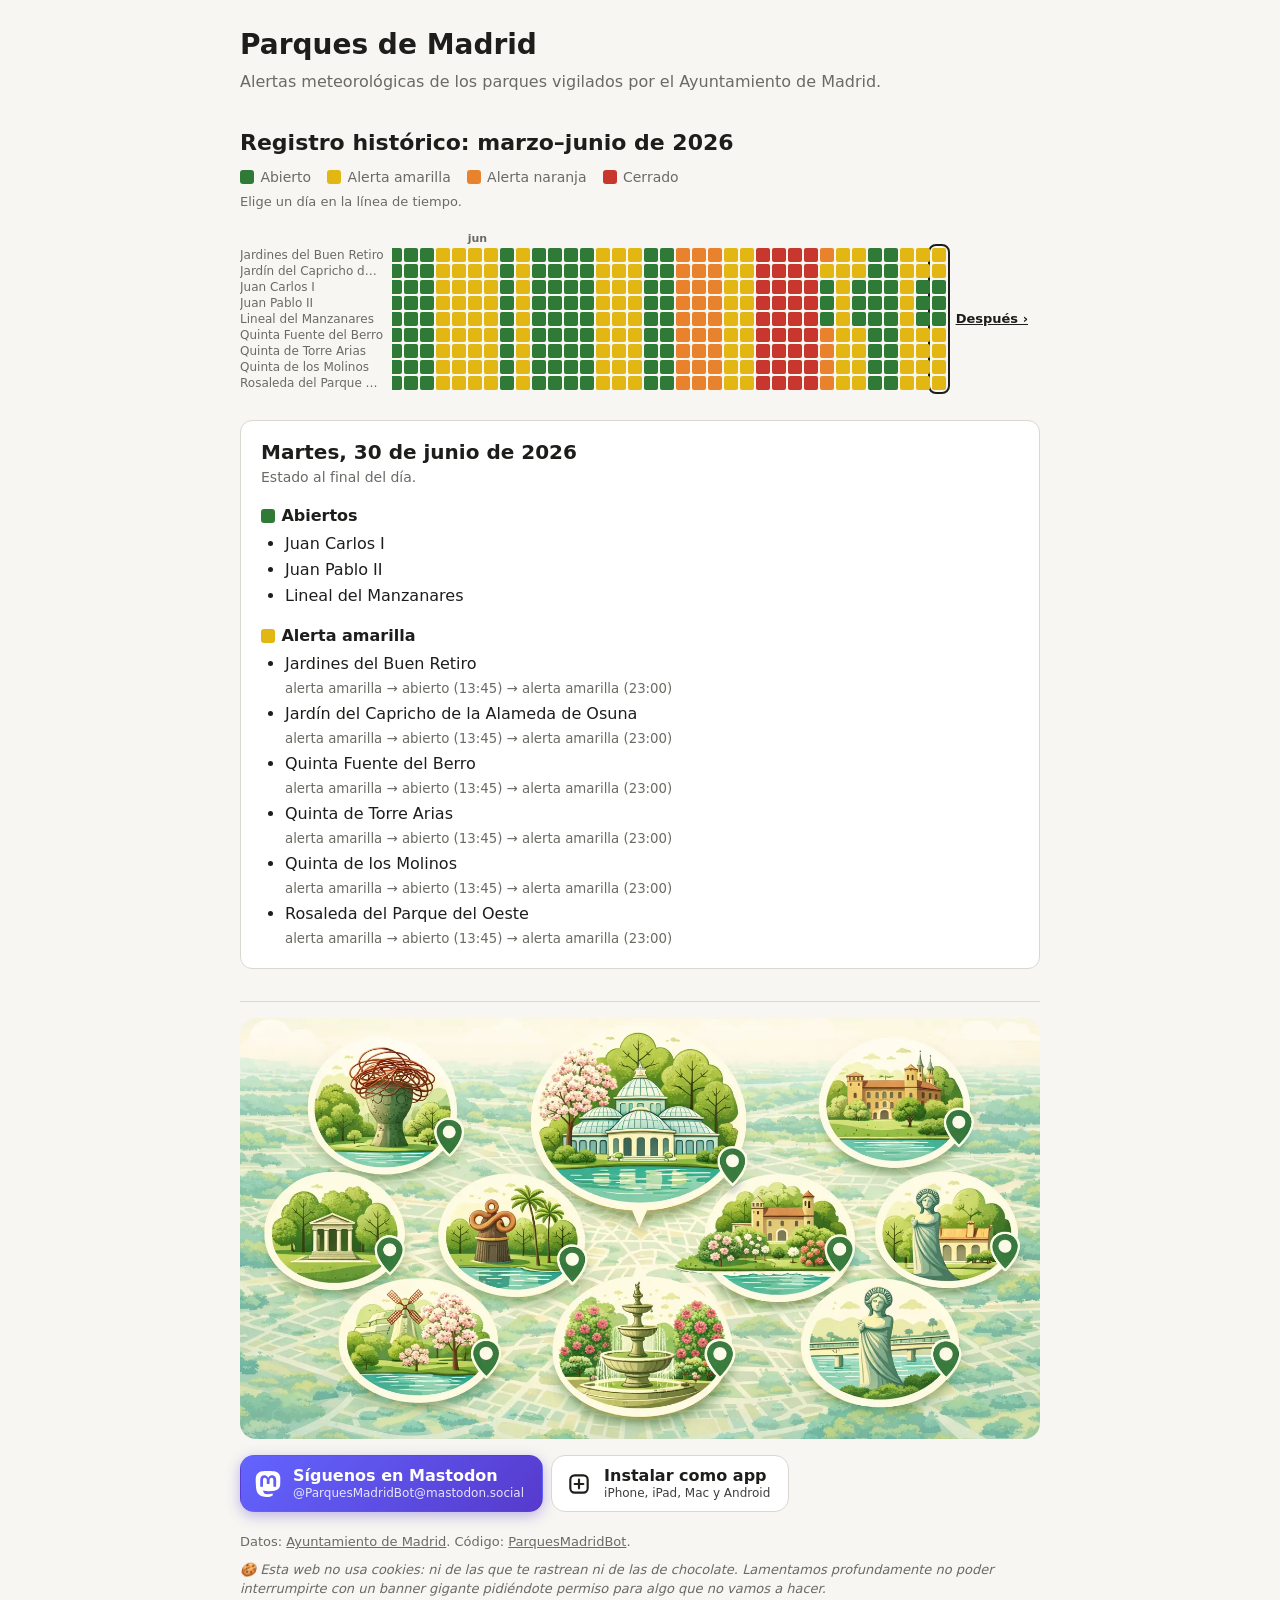
<file: website/historico/2026-1.html>
<!doctype html>
<html lang="es">
<head>
<meta charset="utf-8">
<meta name="viewport" content="width=device-width, initial-scale=1, viewport-fit=cover">
<title>Parques de Madrid · marzo–junio de 2026</title>
<meta name="description" content="Estado de las alertas meteorológicas de los parques de Madrid, día a día.">
<meta name="theme-color" content="#f7f6f2" media="(prefers-color-scheme: light)">
<meta name="theme-color" content="#161614" media="(prefers-color-scheme: dark)">
<meta name="apple-mobile-web-app-title" content="Parques">
<meta name="mobile-web-app-capable" content="yes">
<link rel="me" href="https://mastodon.social/@ParquesMadridBot">
<link rel="manifest" href="../manifest.webmanifest">
<link rel="apple-touch-icon" href="../apple-touch-icon.png">
<link rel="icon" href="../icon-192.png" type="image/png">
<link rel="stylesheet" href="../style.css">
<style>
body:has(#d-2026-06-30:checked) #p-2026-06-30{display:block}
body:has(#d-2026-06-29:checked) #p-2026-06-29{display:block}
body:has(#d-2026-06-28:checked) #p-2026-06-28{display:block}
body:has(#d-2026-06-27:checked) #p-2026-06-27{display:block}
body:has(#d-2026-06-26:checked) #p-2026-06-26{display:block}
body:has(#d-2026-06-25:checked) #p-2026-06-25{display:block}
body:has(#d-2026-06-24:checked) #p-2026-06-24{display:block}
body:has(#d-2026-06-23:checked) #p-2026-06-23{display:block}
body:has(#d-2026-06-22:checked) #p-2026-06-22{display:block}
body:has(#d-2026-06-21:checked) #p-2026-06-21{display:block}
body:has(#d-2026-06-20:checked) #p-2026-06-20{display:block}
body:has(#d-2026-06-19:checked) #p-2026-06-19{display:block}
body:has(#d-2026-06-18:checked) #p-2026-06-18{display:block}
body:has(#d-2026-06-17:checked) #p-2026-06-17{display:block}
body:has(#d-2026-06-16:checked) #p-2026-06-16{display:block}
body:has(#d-2026-06-15:checked) #p-2026-06-15{display:block}
body:has(#d-2026-06-14:checked) #p-2026-06-14{display:block}
body:has(#d-2026-06-13:checked) #p-2026-06-13{display:block}
body:has(#d-2026-06-12:checked) #p-2026-06-12{display:block}
body:has(#d-2026-06-11:checked) #p-2026-06-11{display:block}
body:has(#d-2026-06-10:checked) #p-2026-06-10{display:block}
body:has(#d-2026-06-09:checked) #p-2026-06-09{display:block}
body:has(#d-2026-06-08:checked) #p-2026-06-08{display:block}
body:has(#d-2026-06-07:checked) #p-2026-06-07{display:block}
body:has(#d-2026-06-06:checked) #p-2026-06-06{display:block}
body:has(#d-2026-06-05:checked) #p-2026-06-05{display:block}
body:has(#d-2026-06-04:checked) #p-2026-06-04{display:block}
body:has(#d-2026-06-03:checked) #p-2026-06-03{display:block}
body:has(#d-2026-06-02:checked) #p-2026-06-02{display:block}
body:has(#d-2026-06-01:checked) #p-2026-06-01{display:block}
body:has(#d-2026-05-31:checked) #p-2026-05-31{display:block}
body:has(#d-2026-05-30:checked) #p-2026-05-30{display:block}
body:has(#d-2026-05-29:checked) #p-2026-05-29{display:block}
body:has(#d-2026-05-28:checked) #p-2026-05-28{display:block}
body:has(#d-2026-05-27:checked) #p-2026-05-27{display:block}
body:has(#d-2026-05-26:checked) #p-2026-05-26{display:block}
body:has(#d-2026-05-25:checked) #p-2026-05-25{display:block}
body:has(#d-2026-05-24:checked) #p-2026-05-24{display:block}
body:has(#d-2026-05-23:checked) #p-2026-05-23{display:block}
body:has(#d-2026-05-22:checked) #p-2026-05-22{display:block}
body:has(#d-2026-05-21:checked) #p-2026-05-21{display:block}
body:has(#d-2026-05-20:checked) #p-2026-05-20{display:block}
body:has(#d-2026-05-19:checked) #p-2026-05-19{display:block}
body:has(#d-2026-05-18:checked) #p-2026-05-18{display:block}
body:has(#d-2026-05-17:checked) #p-2026-05-17{display:block}
body:has(#d-2026-05-16:checked) #p-2026-05-16{display:block}
body:has(#d-2026-05-15:checked) #p-2026-05-15{display:block}
body:has(#d-2026-05-14:checked) #p-2026-05-14{display:block}
body:has(#d-2026-05-13:checked) #p-2026-05-13{display:block}
body:has(#d-2026-05-12:checked) #p-2026-05-12{display:block}
body:has(#d-2026-05-11:checked) #p-2026-05-11{display:block}
body:has(#d-2026-05-10:checked) #p-2026-05-10{display:block}
body:has(#d-2026-05-09:checked) #p-2026-05-09{display:block}
body:has(#d-2026-05-08:checked) #p-2026-05-08{display:block}
body:has(#d-2026-05-07:checked) #p-2026-05-07{display:block}
body:has(#d-2026-05-06:checked) #p-2026-05-06{display:block}
body:has(#d-2026-05-05:checked) #p-2026-05-05{display:block}
body:has(#d-2026-05-04:checked) #p-2026-05-04{display:block}
body:has(#d-2026-05-03:checked) #p-2026-05-03{display:block}
body:has(#d-2026-05-02:checked) #p-2026-05-02{display:block}
body:has(#d-2026-05-01:checked) #p-2026-05-01{display:block}
body:has(#d-2026-04-30:checked) #p-2026-04-30{display:block}
body:has(#d-2026-04-29:checked) #p-2026-04-29{display:block}
body:has(#d-2026-04-28:checked) #p-2026-04-28{display:block}
body:has(#d-2026-04-27:checked) #p-2026-04-27{display:block}
body:has(#d-2026-04-26:checked) #p-2026-04-26{display:block}
body:has(#d-2026-04-25:checked) #p-2026-04-25{display:block}
body:has(#d-2026-04-24:checked) #p-2026-04-24{display:block}
body:has(#d-2026-04-23:checked) #p-2026-04-23{display:block}
body:has(#d-2026-04-22:checked) #p-2026-04-22{display:block}
body:has(#d-2026-04-21:checked) #p-2026-04-21{display:block}
body:has(#d-2026-04-20:checked) #p-2026-04-20{display:block}
body:has(#d-2026-04-19:checked) #p-2026-04-19{display:block}
body:has(#d-2026-04-18:checked) #p-2026-04-18{display:block}
body:has(#d-2026-04-17:checked) #p-2026-04-17{display:block}
body:has(#d-2026-04-16:checked) #p-2026-04-16{display:block}
body:has(#d-2026-04-15:checked) #p-2026-04-15{display:block}
body:has(#d-2026-04-14:checked) #p-2026-04-14{display:block}
body:has(#d-2026-04-13:checked) #p-2026-04-13{display:block}
body:has(#d-2026-04-12:checked) #p-2026-04-12{display:block}
body:has(#d-2026-04-11:checked) #p-2026-04-11{display:block}
body:has(#d-2026-04-10:checked) #p-2026-04-10{display:block}
body:has(#d-2026-04-09:checked) #p-2026-04-09{display:block}
body:has(#d-2026-04-08:checked) #p-2026-04-08{display:block}
body:has(#d-2026-04-07:checked) #p-2026-04-07{display:block}
body:has(#d-2026-04-06:checked) #p-2026-04-06{display:block}
body:has(#d-2026-04-05:checked) #p-2026-04-05{display:block}
body:has(#d-2026-04-04:checked) #p-2026-04-04{display:block}
body:has(#d-2026-04-03:checked) #p-2026-04-03{display:block}
body:has(#d-2026-04-02:checked) #p-2026-04-02{display:block}
body:has(#d-2026-04-01:checked) #p-2026-04-01{display:block}
body:has(#d-2026-03-31:checked) #p-2026-03-31{display:block}
body:has(#d-2026-03-30:checked) #p-2026-03-30{display:block}
body:has(#d-2026-03-29:checked) #p-2026-03-29{display:block}
body:has(#d-2026-03-28:checked) #p-2026-03-28{display:block}
body:has(#d-2026-03-27:checked) #p-2026-03-27{display:block}
body:has(#d-2026-03-26:checked) #p-2026-03-26{display:block}
body:has(#d-2026-03-25:checked) #p-2026-03-25{display:block}
body:has(#d-2026-03-24:checked) #p-2026-03-24{display:block}
body:has(#d-2026-03-23:checked) #p-2026-03-23{display:block}
body:has(#d-2026-03-22:checked) #p-2026-03-22{display:block}
body:has(#d-2026-03-21:checked) #p-2026-03-21{display:block}
body:has(#d-2026-03-20:checked) #p-2026-03-20{display:block}
body:has(#d-2026-03-19:checked) #p-2026-03-19{display:block}
body:has(#d-2026-03-18:checked) #p-2026-03-18{display:block}
body:has(#d-2026-03-17:checked) #p-2026-03-17{display:block}
body:has(#d-2026-03-16:checked) #p-2026-03-16{display:block}
body:has(#d-2026-03-15:checked) #p-2026-03-15{display:block}
body:has(#d-2026-03-14:checked) #p-2026-03-14{display:block}
</style>
</head>
<body>
<header>
<h1><a href="../">Parques de Madrid</a></h1>

<p>Alertas meteorológicas de los parques vigilados por el Ayuntamiento de Madrid.</p>
</header>
<div id="instalar" popover>
<h2>Instálala como app</h2>
<ol>
<li><b>iPhone y iPad (Safari):</b> pulsa <svg class="inline-icon" viewBox="0 0 24 24" aria-hidden="true" fill="none" stroke="currentColor" stroke-width="2" stroke-linecap="round" stroke-linejoin="round"><path d="M12 3v12M8 7l4-4 4 4"/><path d="M8 10H6.5A1.5 1.5 0 0 0 5 11.5v8A1.5 1.5 0 0 0 6.5 21h11a1.5 1.5 0 0 0 1.5-1.5v-8A1.5 1.5 0 0 0 17.5 10H16"/></svg> <b>Compartir</b> y luego <b>Añadir a pantalla de inicio</b>.</li>
<li><b>Mac (Safari):</b> menú <b>Archivo → Añadir al Dock</b>.</li>
<li><b>Android (Chrome):</b> menú ⋮ → <b>Instalar aplicación</b>.</li>
</ol>
<p>Sin tienda, sin cuenta y sin permisos: es esta misma web, a pantalla completa y con su icono.</p>
<button class="btn install" popovertarget="instalar" popovertargetaction="hide">Entendido</button>
</div>

<section class="history" aria-labelledby="history-title">
<h2 id="history-title">Registro histórico: marzo–junio de 2026</h2>
<p class="legend"><span><i class="l1"></i>Abierto</span><span><i class="l3"></i>Alerta amarilla</span><span><i class="l4"></i>Alerta naranja</span><span><i class="l5"></i>Cerrado</span></p>
<p class="hint">Elige un día en la línea de tiempo.</p>
</section>
<main class="viewer">
<ol class="names" aria-hidden="true"><li>Jardines del Buen Retiro</li><li>Jardín del Capricho de la Alameda de Osuna</li><li>Juan Carlos I</li><li>Juan Pablo II</li><li>Lineal del Manzanares</li><li>Quinta Fuente del Berro</li><li>Quinta de Torre Arias</li><li>Quinta de los Molinos</li><li>Rosaleda del Parque del Oeste</li></ol>
<div class="timeline" role="radiogroup" aria-label="Día">
<a class="more" href="../historico/2026-2.html" title="julio–octubre de 2026">Después ›</a>
<input type="radio" name="dia" id="d-2026-06-30" checked><label for="d-2026-06-30" title="martes, 30 de junio de 2026"><span class="vh">30 jun</span><i class="l3"></i><i class="l3"></i><i></i><i></i><i></i><i class="l3"></i><i class="l3"></i><i class="l3"></i><i class="l3"></i></label>
<input type="radio" name="dia" id="d-2026-06-29"><label for="d-2026-06-29" title="lunes, 29 de junio de 2026"><span class="vh">29 jun</span><i class="l3"></i><i class="l3"></i><i></i><i></i><i></i><i class="l3"></i><i class="l3"></i><i class="l3"></i><i class="l3"></i></label>
<input type="radio" name="dia" id="d-2026-06-28"><label for="d-2026-06-28" title="domingo, 28 de junio de 2026"><span class="vh">28 jun</span><i class="l3"></i><i class="l3"></i><i class="l3"></i><i class="l3"></i><i class="l3"></i><i class="l3"></i><i class="l3"></i><i class="l3"></i><i class="l3"></i></label>
<input type="radio" name="dia" id="d-2026-06-27"><label for="d-2026-06-27" title="sábado, 27 de junio de 2026"><span class="vh">27 jun</span><i></i><i></i><i></i><i></i><i></i><i></i><i></i><i></i><i></i></label>
<input type="radio" name="dia" id="d-2026-06-26"><label for="d-2026-06-26" title="viernes, 26 de junio de 2026"><span class="vh">26 jun</span><i></i><i></i><i></i><i></i><i></i><i></i><i></i><i></i><i></i></label>
<input type="radio" name="dia" id="d-2026-06-25"><label for="d-2026-06-25" title="jueves, 25 de junio de 2026"><span class="vh">25 jun</span><i class="l3"></i><i class="l3"></i><i></i><i></i><i></i><i class="l3"></i><i class="l3"></i><i class="l3"></i><i class="l3"></i></label>
<input type="radio" name="dia" id="d-2026-06-24"><label for="d-2026-06-24" title="miércoles, 24 de junio de 2026"><span class="vh">24 jun</span><i class="l3"></i><i class="l3"></i><i class="l3"></i><i class="l3"></i><i class="l3"></i><i class="l3"></i><i class="l3"></i><i class="l3"></i><i class="l3"></i></label>
<input type="radio" name="dia" id="d-2026-06-23"><label for="d-2026-06-23" title="martes, 23 de junio de 2026"><span class="vh">23 jun</span><i class="l4"></i><i class="l3"></i><i></i><i></i><i></i><i class="l4"></i><i class="l4"></i><i class="l4"></i><i class="l4"></i></label>
<input type="radio" name="dia" id="d-2026-06-22"><label for="d-2026-06-22" title="lunes, 22 de junio de 2026"><span class="vh">22 jun</span><i class="l5"></i><i class="l5"></i><i class="l5"></i><i class="l5"></i><i class="l5"></i><i class="l5"></i><i class="l5"></i><i class="l5"></i><i class="l5"></i></label>
<input type="radio" name="dia" id="d-2026-06-21"><label for="d-2026-06-21" title="domingo, 21 de junio de 2026"><span class="vh">21 jun</span><i class="l5"></i><i class="l5"></i><i class="l5"></i><i class="l5"></i><i class="l5"></i><i class="l5"></i><i class="l5"></i><i class="l5"></i><i class="l5"></i></label>
<input type="radio" name="dia" id="d-2026-06-20"><label for="d-2026-06-20" title="sábado, 20 de junio de 2026"><span class="vh">20 jun</span><i class="l5"></i><i class="l5"></i><i class="l5"></i><i class="l5"></i><i class="l5"></i><i class="l5"></i><i class="l5"></i><i class="l5"></i><i class="l5"></i></label>
<input type="radio" name="dia" id="d-2026-06-19"><label for="d-2026-06-19" title="viernes, 19 de junio de 2026"><span class="vh">19 jun</span><i class="l5"></i><i class="l5"></i><i class="l5"></i><i class="l5"></i><i class="l5"></i><i class="l5"></i><i class="l5"></i><i class="l5"></i><i class="l5"></i></label>
<input type="radio" name="dia" id="d-2026-06-18"><label for="d-2026-06-18" title="jueves, 18 de junio de 2026"><span class="vh">18 jun</span><i class="l3"></i><i class="l3"></i><i class="l3"></i><i class="l3"></i><i class="l3"></i><i class="l3"></i><i class="l3"></i><i class="l3"></i><i class="l3"></i></label>
<input type="radio" name="dia" id="d-2026-06-17"><label for="d-2026-06-17" title="miércoles, 17 de junio de 2026"><span class="vh">17 jun</span><i class="l3"></i><i class="l3"></i><i class="l3"></i><i class="l3"></i><i class="l3"></i><i class="l3"></i><i class="l3"></i><i class="l3"></i><i class="l3"></i></label>
<input type="radio" name="dia" id="d-2026-06-16"><label for="d-2026-06-16" title="martes, 16 de junio de 2026"><span class="vh">16 jun</span><i class="l4"></i><i class="l4"></i><i class="l4"></i><i class="l4"></i><i class="l4"></i><i class="l4"></i><i class="l4"></i><i class="l4"></i><i class="l4"></i></label>
<input type="radio" name="dia" id="d-2026-06-15"><label for="d-2026-06-15" title="lunes, 15 de junio de 2026"><span class="vh">15 jun</span><i class="l4"></i><i class="l4"></i><i class="l4"></i><i class="l4"></i><i class="l4"></i><i class="l4"></i><i class="l4"></i><i class="l4"></i><i class="l4"></i></label>
<input type="radio" name="dia" id="d-2026-06-14"><label for="d-2026-06-14" title="domingo, 14 de junio de 2026"><span class="vh">14 jun</span><i class="l4"></i><i class="l4"></i><i class="l4"></i><i class="l4"></i><i class="l4"></i><i class="l4"></i><i class="l4"></i><i class="l4"></i><i class="l4"></i></label>
<input type="radio" name="dia" id="d-2026-06-13"><label for="d-2026-06-13" title="sábado, 13 de junio de 2026"><span class="vh">13 jun</span><i></i><i></i><i></i><i></i><i></i><i></i><i></i><i></i><i></i></label>
<input type="radio" name="dia" id="d-2026-06-12"><label for="d-2026-06-12" title="viernes, 12 de junio de 2026"><span class="vh">12 jun</span><i></i><i></i><i></i><i></i><i></i><i></i><i></i><i></i><i></i></label>
<input type="radio" name="dia" id="d-2026-06-11"><label for="d-2026-06-11" title="jueves, 11 de junio de 2026"><span class="vh">11 jun</span><i class="l3"></i><i class="l3"></i><i class="l3"></i><i class="l3"></i><i class="l3"></i><i class="l3"></i><i class="l3"></i><i class="l3"></i><i class="l3"></i></label>
<input type="radio" name="dia" id="d-2026-06-10"><label for="d-2026-06-10" title="miércoles, 10 de junio de 2026"><span class="vh">10 jun</span><i class="l3"></i><i class="l3"></i><i class="l3"></i><i class="l3"></i><i class="l3"></i><i class="l3"></i><i class="l3"></i><i class="l3"></i><i class="l3"></i></label>
<input type="radio" name="dia" id="d-2026-06-09"><label for="d-2026-06-09" title="martes, 9 de junio de 2026"><span class="vh">9 jun</span><i class="l3"></i><i class="l3"></i><i class="l3"></i><i class="l3"></i><i class="l3"></i><i class="l3"></i><i class="l3"></i><i class="l3"></i><i class="l3"></i></label>
<input type="radio" name="dia" id="d-2026-06-08"><label for="d-2026-06-08" title="lunes, 8 de junio de 2026"><span class="vh">8 jun</span><i></i><i></i><i></i><i></i><i></i><i></i><i></i><i></i><i></i></label>
<input type="radio" name="dia" id="d-2026-06-07"><label for="d-2026-06-07" title="domingo, 7 de junio de 2026"><span class="vh">7 jun</span><i></i><i></i><i></i><i></i><i></i><i></i><i></i><i></i><i></i></label>
<input type="radio" name="dia" id="d-2026-06-06"><label for="d-2026-06-06" title="sábado, 6 de junio de 2026"><span class="vh">6 jun</span><i></i><i></i><i></i><i></i><i></i><i></i><i></i><i></i><i></i></label>
<input type="radio" name="dia" id="d-2026-06-05"><label for="d-2026-06-05" title="viernes, 5 de junio de 2026"><span class="vh">5 jun</span><i></i><i></i><i></i><i></i><i></i><i></i><i></i><i></i><i></i></label>
<input type="radio" name="dia" id="d-2026-06-04"><label for="d-2026-06-04" title="jueves, 4 de junio de 2026"><span class="vh">4 jun</span><i class="l3"></i><i class="l3"></i><i class="l3"></i><i class="l3"></i><i class="l3"></i><i class="l3"></i><i class="l3"></i><i class="l3"></i><i class="l3"></i></label>
<input type="radio" name="dia" id="d-2026-06-03"><label for="d-2026-06-03" title="miércoles, 3 de junio de 2026"><span class="vh">3 jun</span><i></i><i></i><i></i><i></i><i></i><i></i><i></i><i></i><i></i></label>
<input type="radio" name="dia" id="d-2026-06-02"><label for="d-2026-06-02" title="martes, 2 de junio de 2026"><span class="vh">2 jun</span><i class="l3"></i><i class="l3"></i><i class="l3"></i><i class="l3"></i><i class="l3"></i><i class="l3"></i><i class="l3"></i><i class="l3"></i><i class="l3"></i></label>
<input type="radio" name="dia" id="d-2026-06-01"><label for="d-2026-06-01" title="lunes, 1 de junio de 2026"><b>jun</b><span class="vh">1 jun</span><i class="l3"></i><i class="l3"></i><i class="l3"></i><i class="l3"></i><i class="l3"></i><i class="l3"></i><i class="l3"></i><i class="l3"></i><i class="l3"></i></label>
<input type="radio" name="dia" id="d-2026-05-31"><label for="d-2026-05-31" title="domingo, 31 de mayo de 2026"><span class="vh">31 may</span><i class="l3"></i><i class="l3"></i><i class="l3"></i><i class="l3"></i><i class="l3"></i><i class="l3"></i><i class="l3"></i><i class="l3"></i><i class="l3"></i></label>
<input type="radio" name="dia" id="d-2026-05-30"><label for="d-2026-05-30" title="sábado, 30 de mayo de 2026"><span class="vh">30 may</span><i class="l3"></i><i class="l3"></i><i class="l3"></i><i class="l3"></i><i class="l3"></i><i class="l3"></i><i class="l3"></i><i class="l3"></i><i class="l3"></i></label>
<input type="radio" name="dia" id="d-2026-05-29"><label for="d-2026-05-29" title="viernes, 29 de mayo de 2026"><span class="vh">29 may</span><i></i><i></i><i></i><i></i><i></i><i></i><i></i><i></i><i></i></label>
<input type="radio" name="dia" id="d-2026-05-28"><label for="d-2026-05-28" title="jueves, 28 de mayo de 2026"><span class="vh">28 may</span><i></i><i></i><i></i><i></i><i></i><i></i><i></i><i></i><i></i></label>
<input type="radio" name="dia" id="d-2026-05-27"><label for="d-2026-05-27" title="miércoles, 27 de mayo de 2026"><span class="vh">27 may</span><i></i><i></i><i></i><i></i><i></i><i></i><i></i><i></i><i></i></label>
<input type="radio" name="dia" id="d-2026-05-26"><label for="d-2026-05-26" title="martes, 26 de mayo de 2026"><span class="vh">26 may</span><i></i><i></i><i></i><i></i><i></i><i></i><i></i><i></i><i></i></label>
<input type="radio" name="dia" id="d-2026-05-25"><label for="d-2026-05-25" title="lunes, 25 de mayo de 2026"><span class="vh">25 may</span><i></i><i></i><i></i><i></i><i></i><i></i><i></i><i></i><i></i></label>
<input type="radio" name="dia" id="d-2026-05-24"><label for="d-2026-05-24" title="domingo, 24 de mayo de 2026"><span class="vh">24 may</span><i></i><i></i><i></i><i></i><i></i><i></i><i></i><i></i><i></i></label>
<input type="radio" name="dia" id="d-2026-05-23"><label for="d-2026-05-23" title="sábado, 23 de mayo de 2026"><span class="vh">23 may</span><i></i><i></i><i></i><i></i><i></i><i></i><i></i><i></i><i></i></label>
<input type="radio" name="dia" id="d-2026-05-22"><label for="d-2026-05-22" title="viernes, 22 de mayo de 2026"><span class="vh">22 may</span><i></i><i></i><i></i><i></i><i></i><i></i><i></i><i></i><i></i></label>
<input type="radio" name="dia" id="d-2026-05-21"><label for="d-2026-05-21" title="jueves, 21 de mayo de 2026"><span class="vh">21 may</span><i></i><i></i><i></i><i></i><i></i><i></i><i></i><i></i><i></i></label>
<input type="radio" name="dia" id="d-2026-05-20"><label for="d-2026-05-20" title="miércoles, 20 de mayo de 2026"><span class="vh">20 may</span><i></i><i></i><i></i><i></i><i></i><i></i><i></i><i></i><i></i></label>
<input type="radio" name="dia" id="d-2026-05-19"><label for="d-2026-05-19" title="martes, 19 de mayo de 2026"><span class="vh">19 may</span><i></i><i></i><i></i><i></i><i></i><i></i><i></i><i></i><i></i></label>
<input type="radio" name="dia" id="d-2026-05-18"><label for="d-2026-05-18" title="lunes, 18 de mayo de 2026"><span class="vh">18 may</span><i></i><i></i><i></i><i></i><i></i><i></i><i></i><i></i><i></i></label>
<input type="radio" name="dia" id="d-2026-05-17"><label for="d-2026-05-17" title="domingo, 17 de mayo de 2026"><span class="vh">17 may</span><i></i><i></i><i></i><i></i><i></i><i></i><i></i><i></i><i></i></label>
<input type="radio" name="dia" id="d-2026-05-16"><label for="d-2026-05-16" title="sábado, 16 de mayo de 2026"><span class="vh">16 may</span><i></i><i></i><i></i><i></i><i></i><i></i><i></i><i></i><i></i></label>
<input type="radio" name="dia" id="d-2026-05-15"><label for="d-2026-05-15" title="viernes, 15 de mayo de 2026"><span class="vh">15 may</span><i class="l3"></i><i class="l3"></i><i class="l3"></i><i class="l3"></i><i class="l3"></i><i class="l3"></i><i class="l3"></i><i class="l3"></i><i class="l3"></i></label>
<input type="radio" name="dia" id="d-2026-05-14"><label for="d-2026-05-14" title="jueves, 14 de mayo de 2026"><span class="vh">14 may</span><i class="l3"></i><i class="l3"></i><i class="l3"></i><i class="l3"></i><i class="l3"></i><i class="l3"></i><i class="l3"></i><i class="l3"></i><i class="l3"></i></label>
<input type="radio" name="dia" id="d-2026-05-13"><label for="d-2026-05-13" title="miércoles, 13 de mayo de 2026"><span class="vh">13 may</span><i class="l3"></i><i class="l3"></i><i class="l3"></i><i class="l3"></i><i class="l3"></i><i class="l3"></i><i class="l3"></i><i class="l3"></i><i class="l3"></i></label>
<input type="radio" name="dia" id="d-2026-05-12"><label for="d-2026-05-12" title="martes, 12 de mayo de 2026"><span class="vh">12 may</span><i class="l3"></i><i class="l3"></i><i class="l3"></i><i class="l3"></i><i class="l3"></i><i class="l3"></i><i class="l3"></i><i class="l3"></i><i class="l3"></i></label>
<input type="radio" name="dia" id="d-2026-05-11"><label for="d-2026-05-11" title="lunes, 11 de mayo de 2026"><span class="vh">11 may</span><i></i><i></i><i></i><i></i><i></i><i></i><i></i><i></i><i></i></label>
<input type="radio" name="dia" id="d-2026-05-10"><label for="d-2026-05-10" title="domingo, 10 de mayo de 2026"><span class="vh">10 may</span><i class="l3"></i><i class="l3"></i><i class="l3"></i><i class="l3"></i><i class="l3"></i><i class="l3"></i><i class="l3"></i><i class="l3"></i><i class="l3"></i></label>
<input type="radio" name="dia" id="d-2026-05-09"><label for="d-2026-05-09" title="sábado, 9 de mayo de 2026"><span class="vh">9 may</span><i class="l3"></i><i class="l3"></i><i class="l3"></i><i class="l3"></i><i class="l3"></i><i class="l3"></i><i class="l3"></i><i class="l3"></i><i class="l3"></i></label>
<input type="radio" name="dia" id="d-2026-05-08"><label for="d-2026-05-08" title="viernes, 8 de mayo de 2026"><span class="vh">8 may</span><i class="l4"></i><i class="l4"></i><i class="l4"></i><i class="l4"></i><i class="l4"></i><i class="l4"></i><i class="l4"></i><i class="l4"></i><i class="l4"></i></label>
<input type="radio" name="dia" id="d-2026-05-07"><label for="d-2026-05-07" title="jueves, 7 de mayo de 2026"><span class="vh">7 may</span><i class="l4"></i><i class="l4"></i><i class="l4"></i><i class="l4"></i><i class="l4"></i><i class="l4"></i><i class="l4"></i><i class="l4"></i><i class="l4"></i></label>
<input type="radio" name="dia" id="d-2026-05-06"><label for="d-2026-05-06" title="miércoles, 6 de mayo de 2026"><span class="vh">6 may</span><i></i><i></i><i></i><i></i><i></i><i></i><i></i><i></i><i></i></label>
<input type="radio" name="dia" id="d-2026-05-05"><label for="d-2026-05-05" title="martes, 5 de mayo de 2026"><span class="vh">5 may</span><i class="l3"></i><i class="l3"></i><i class="l3"></i><i class="l3"></i><i class="l3"></i><i class="l3"></i><i class="l3"></i><i class="l3"></i><i class="l3"></i></label>
<input type="radio" name="dia" id="d-2026-05-04"><label for="d-2026-05-04" title="lunes, 4 de mayo de 2026"><span class="vh">4 may</span><i class="l3"></i><i class="l3"></i><i class="l3"></i><i class="l3"></i><i class="l3"></i><i class="l3"></i><i class="l3"></i><i class="l3"></i><i class="l3"></i></label>
<input type="radio" name="dia" id="d-2026-05-03"><label for="d-2026-05-03" title="domingo, 3 de mayo de 2026"><span class="vh">3 may</span><i class="l3"></i><i class="l3"></i><i class="l3"></i><i class="l3"></i><i class="l3"></i><i class="l3"></i><i class="l3"></i><i class="l3"></i><i class="l3"></i></label>
<input type="radio" name="dia" id="d-2026-05-02"><label for="d-2026-05-02" title="sábado, 2 de mayo de 2026"><span class="vh">2 may</span><i class="l3"></i><i class="l3"></i><i class="l3"></i><i class="l3"></i><i class="l3"></i><i class="l3"></i><i class="l3"></i><i class="l3"></i><i class="l3"></i></label>
<input type="radio" name="dia" id="d-2026-05-01"><label for="d-2026-05-01" title="viernes, 1 de mayo de 2026"><b>may</b><span class="vh">1 may</span><i class="l3"></i><i class="l3"></i><i class="l3"></i><i class="l3"></i><i class="l3"></i><i class="l3"></i><i class="l3"></i><i class="l3"></i><i class="l3"></i></label>
<input type="radio" name="dia" id="d-2026-04-30"><label for="d-2026-04-30" title="jueves, 30 de abril de 2026"><span class="vh">30 abr</span><i></i><i></i><i></i><i></i><i></i><i></i><i></i><i></i><i></i></label>
<input type="radio" name="dia" id="d-2026-04-29"><label for="d-2026-04-29" title="miércoles, 29 de abril de 2026"><span class="vh">29 abr</span><i class="l3"></i><i class="l3"></i><i class="l3"></i><i class="l3"></i><i class="l3"></i><i class="l3"></i><i class="l3"></i><i class="l3"></i><i class="l3"></i></label>
<input type="radio" name="dia" id="d-2026-04-28"><label for="d-2026-04-28" title="martes, 28 de abril de 2026"><span class="vh">28 abr</span><i class="l3"></i><i class="l3"></i><i class="l3"></i><i class="l3"></i><i class="l3"></i><i class="l3"></i><i class="l3"></i><i class="l3"></i><i class="l3"></i></label>
<input type="radio" name="dia" id="d-2026-04-27"><label for="d-2026-04-27" title="lunes, 27 de abril de 2026"><span class="vh">27 abr</span><i></i><i></i><i></i><i></i><i></i><i></i><i></i><i></i><i></i></label>
<input type="radio" name="dia" id="d-2026-04-26"><label for="d-2026-04-26" title="domingo, 26 de abril de 2026"><span class="vh">26 abr</span><i></i><i></i><i></i><i></i><i></i><i></i><i></i><i></i><i></i></label>
<input type="radio" name="dia" id="d-2026-04-25"><label for="d-2026-04-25" title="sábado, 25 de abril de 2026"><span class="vh">25 abr</span><i class="l3"></i><i class="l3"></i><i class="l3"></i><i class="l3"></i><i class="l3"></i><i class="l3"></i><i class="l3"></i><i class="l3"></i><i class="l3"></i></label>
<input type="radio" name="dia" id="d-2026-04-24"><label for="d-2026-04-24" title="viernes, 24 de abril de 2026"><span class="vh">24 abr</span><i></i><i></i><i></i><i></i><i></i><i></i><i></i><i></i><i></i></label>
<input type="radio" name="dia" id="d-2026-04-23"><label for="d-2026-04-23" title="jueves, 23 de abril de 2026"><span class="vh">23 abr</span><i class="l3"></i><i class="l3"></i><i class="l3"></i><i class="l3"></i><i class="l3"></i><i class="l3"></i><i class="l3"></i><i class="l3"></i><i class="l3"></i></label>
<input type="radio" name="dia" id="d-2026-04-22"><label for="d-2026-04-22" title="miércoles, 22 de abril de 2026"><span class="vh">22 abr</span><i></i><i></i><i></i><i></i><i></i><i></i><i></i><i></i><i></i></label>
<input type="radio" name="dia" id="d-2026-04-21"><label for="d-2026-04-21" title="martes, 21 de abril de 2026"><span class="vh">21 abr</span><i></i><i></i><i></i><i></i><i></i><i></i><i></i><i></i><i></i></label>
<input type="radio" name="dia" id="d-2026-04-20"><label for="d-2026-04-20" title="lunes, 20 de abril de 2026"><span class="vh">20 abr</span><i></i><i></i><i></i><i></i><i></i><i></i><i></i><i></i><i></i></label>
<input type="radio" name="dia" id="d-2026-04-19"><label for="d-2026-04-19" title="domingo, 19 de abril de 2026"><span class="vh">19 abr</span><i></i><i></i><i></i><i></i><i></i><i></i><i></i><i></i><i></i></label>
<input type="radio" name="dia" id="d-2026-04-18"><label for="d-2026-04-18" title="sábado, 18 de abril de 2026"><span class="vh">18 abr</span><i></i><i></i><i></i><i></i><i></i><i></i><i></i><i></i><i></i></label>
<input type="radio" name="dia" id="d-2026-04-17"><label for="d-2026-04-17" title="viernes, 17 de abril de 2026"><span class="vh">17 abr</span><i></i><i></i><i></i><i></i><i></i><i></i><i></i><i></i><i></i></label>
<input type="radio" name="dia" id="d-2026-04-16"><label for="d-2026-04-16" title="jueves, 16 de abril de 2026"><span class="vh">16 abr</span><i></i><i></i><i></i><i></i><i></i><i></i><i></i><i></i><i></i></label>
<input type="radio" name="dia" id="d-2026-04-15"><label for="d-2026-04-15" title="miércoles, 15 de abril de 2026"><span class="vh">15 abr</span><i></i><i></i><i></i><i></i><i></i><i></i><i></i><i></i><i></i></label>
<input type="radio" name="dia" id="d-2026-04-14"><label for="d-2026-04-14" title="martes, 14 de abril de 2026"><span class="vh">14 abr</span><i></i><i></i><i></i><i></i><i></i><i></i><i></i><i></i><i></i></label>
<input type="radio" name="dia" id="d-2026-04-13"><label for="d-2026-04-13" title="lunes, 13 de abril de 2026"><span class="vh">13 abr</span><i></i><i></i><i></i><i></i><i></i><i></i><i></i><i></i><i></i></label>
<input type="radio" name="dia" id="d-2026-04-12"><label for="d-2026-04-12" title="domingo, 12 de abril de 2026"><span class="vh">12 abr</span><i class="l3"></i><i class="l3"></i><i class="l3"></i><i class="l3"></i><i class="l3"></i><i class="l3"></i><i class="l3"></i><i class="l3"></i><i class="l3"></i></label>
<input type="radio" name="dia" id="d-2026-04-11"><label for="d-2026-04-11" title="sábado, 11 de abril de 2026"><span class="vh">11 abr</span><i class="l3"></i><i class="l3"></i><i class="l3"></i><i class="l3"></i><i class="l3"></i><i class="l3"></i><i class="l3"></i><i class="l3"></i><i class="l3"></i></label>
<input type="radio" name="dia" id="d-2026-04-10"><label for="d-2026-04-10" title="viernes, 10 de abril de 2026"><span class="vh">10 abr</span><i></i><i></i><i></i><i></i><i></i><i></i><i></i><i></i><i></i></label>
<input type="radio" name="dia" id="d-2026-04-09"><label for="d-2026-04-09" title="jueves, 9 de abril de 2026"><span class="vh">9 abr</span><i></i><i></i><i></i><i></i><i></i><i></i><i></i><i></i><i></i></label>
<input type="radio" name="dia" id="d-2026-04-08"><label for="d-2026-04-08" title="miércoles, 8 de abril de 2026"><span class="vh">8 abr</span><i class="l4"></i><i class="l4"></i><i class="l4"></i><i class="l4"></i><i class="l4"></i><i class="l4"></i><i class="l4"></i><i class="l4"></i><i class="l4"></i></label>
<input type="radio" name="dia" id="d-2026-04-07"><label for="d-2026-04-07" title="martes, 7 de abril de 2026"><span class="vh">7 abr</span><i class="l4"></i><i class="l4"></i><i class="l4"></i><i class="l4"></i><i class="l4"></i><i class="l4"></i><i class="l4"></i><i class="l4"></i><i class="l4"></i></label>
<input type="radio" name="dia" id="d-2026-04-06"><label for="d-2026-04-06" title="lunes, 6 de abril de 2026"><span class="vh">6 abr</span><i></i><i></i><i></i><i></i><i></i><i></i><i></i><i></i><i></i></label>
<input type="radio" name="dia" id="d-2026-04-05"><label for="d-2026-04-05" title="domingo, 5 de abril de 2026"><span class="vh">5 abr</span><i></i><i></i><i></i><i></i><i></i><i></i><i></i><i></i><i></i></label>
<input type="radio" name="dia" id="d-2026-04-04"><label for="d-2026-04-04" title="sábado, 4 de abril de 2026"><span class="vh">4 abr</span><i></i><i></i><i></i><i></i><i></i><i></i><i></i><i></i><i></i></label>
<input type="radio" name="dia" id="d-2026-04-03"><label for="d-2026-04-03" title="viernes, 3 de abril de 2026"><span class="vh">3 abr</span><i class="l3"></i><i class="l3"></i><i class="l3"></i><i class="l3"></i><i class="l3"></i><i class="l3"></i><i class="l3"></i><i class="l3"></i><i class="l3"></i></label>
<input type="radio" name="dia" id="d-2026-04-02"><label for="d-2026-04-02" title="jueves, 2 de abril de 2026"><span class="vh">2 abr</span><i class="l3"></i><i class="l3"></i><i class="l3"></i><i class="l3"></i><i class="l3"></i><i class="l3"></i><i class="l3"></i><i class="l3"></i><i class="l3"></i></label>
<input type="radio" name="dia" id="d-2026-04-01"><label for="d-2026-04-01" title="miércoles, 1 de abril de 2026"><b>abr</b><span class="vh">1 abr</span><i class="l4"></i><i class="l4"></i><i class="l4"></i><i class="l4"></i><i class="l4"></i><i class="l4"></i><i class="l4"></i><i class="l4"></i><i class="l4"></i></label>
<input type="radio" name="dia" id="d-2026-03-31"><label for="d-2026-03-31" title="martes, 31 de marzo de 2026"><span class="vh">31 mar</span><i class="l4"></i><i class="l4"></i><i class="l4"></i><i class="l4"></i><i class="l4"></i><i class="l4"></i><i class="l4"></i><i class="l4"></i><i class="l4"></i></label>
<input type="radio" name="dia" id="d-2026-03-30"><label for="d-2026-03-30" title="lunes, 30 de marzo de 2026"><span class="vh">30 mar</span><i class="l5"></i><i class="l5"></i><i class="l4"></i><i class="l4"></i><i class="l5"></i><i class="l5"></i><i class="l5"></i><i class="l5"></i><i class="l5"></i></label>
<input type="radio" name="dia" id="d-2026-03-29"><label for="d-2026-03-29" title="domingo, 29 de marzo de 2026"><span class="vh">29 mar</span><i class="l5"></i><i class="l5"></i><i class="l5"></i><i class="l5"></i><i class="l5"></i><i class="l5"></i><i class="l5"></i><i class="l5"></i><i class="l5"></i></label>
<input type="radio" name="dia" id="d-2026-03-28"><label for="d-2026-03-28" title="sábado, 28 de marzo de 2026"><span class="vh">28 mar</span><i class="l4"></i><i class="l4"></i><i class="l4"></i><i class="l4"></i><i class="l4"></i><i class="l4"></i><i class="l4"></i><i class="l4"></i><i class="l4"></i></label>
<input type="radio" name="dia" id="d-2026-03-27"><label for="d-2026-03-27" title="viernes, 27 de marzo de 2026"><span class="vh">27 mar</span><i class="l4"></i><i class="l4"></i><i class="l4"></i><i class="l4"></i><i class="l4"></i><i class="l4"></i><i class="l4"></i><i class="l4"></i><i class="l5"></i></label>
<input type="radio" name="dia" id="d-2026-03-26"><label for="d-2026-03-26" title="jueves, 26 de marzo de 2026"><span class="vh">26 mar</span><i class="l5"></i><i class="l5"></i><i class="l5"></i><i class="l5"></i><i class="l5"></i><i class="l5"></i><i class="l5"></i><i class="l5"></i><i class="l5"></i></label>
<input type="radio" name="dia" id="d-2026-03-25"><label for="d-2026-03-25" title="miércoles, 25 de marzo de 2026"><span class="vh">25 mar</span><i class="l5"></i><i class="l5"></i><i class="l5"></i><i class="l5"></i><i class="l5"></i><i class="l5"></i><i class="l5"></i><i class="l5"></i><i class="l5"></i></label>
<input type="radio" name="dia" id="d-2026-03-24"><label for="d-2026-03-24" title="martes, 24 de marzo de 2026"><span class="vh">24 mar</span><i></i><i></i><i></i><i></i><i></i><i></i><i></i><i></i><i></i></label>
<input type="radio" name="dia" id="d-2026-03-23"><label for="d-2026-03-23" title="lunes, 23 de marzo de 2026"><span class="vh">23 mar</span><i class="l3"></i><i class="l3"></i><i class="l3"></i><i class="l3"></i><i class="l3"></i><i class="l3"></i><i class="l3"></i><i class="l3"></i><i class="l3"></i></label>
<input type="radio" name="dia" id="d-2026-03-22"><label for="d-2026-03-22" title="domingo, 22 de marzo de 2026"><span class="vh">22 mar</span><i class="l3"></i><i class="l3"></i><i class="l3"></i><i class="l3"></i><i class="l3"></i><i class="l3"></i><i class="l3"></i><i class="l3"></i><i class="l3"></i></label>
<input type="radio" name="dia" id="d-2026-03-21"><label for="d-2026-03-21" title="sábado, 21 de marzo de 2026"><span class="vh">21 mar</span><i></i><i></i><i></i><i></i><i></i><i></i><i></i><i></i><i></i></label>
<input type="radio" name="dia" id="d-2026-03-20"><label for="d-2026-03-20" title="viernes, 20 de marzo de 2026"><span class="vh">20 mar</span><i class="l3"></i><i class="l3"></i><i class="l3"></i><i class="l3"></i><i class="l3"></i><i class="l3"></i><i class="l3"></i><i class="l3"></i><i class="l3"></i></label>
<input type="radio" name="dia" id="d-2026-03-19"><label for="d-2026-03-19" title="jueves, 19 de marzo de 2026"><span class="vh">19 mar</span><i class="l3"></i><i class="l3"></i><i class="l3"></i><i class="l3"></i><i class="l3"></i><i class="l3"></i><i class="l3"></i><i class="l3"></i><i class="l3"></i></label>
<input type="radio" name="dia" id="d-2026-03-18"><label for="d-2026-03-18" title="miércoles, 18 de marzo de 2026"><span class="vh">18 mar</span><i class="l3"></i><i class="l3"></i><i class="l3"></i><i class="l3"></i><i class="l3"></i><i class="l3"></i><i class="l3"></i><i class="l3"></i><i class="l3"></i></label>
<input type="radio" name="dia" id="d-2026-03-17"><label for="d-2026-03-17" title="martes, 17 de marzo de 2026"><span class="vh">17 mar</span><i></i><i></i><i></i><i></i><i></i><i></i><i></i><i></i><i></i></label>
<input type="radio" name="dia" id="d-2026-03-16"><label for="d-2026-03-16" title="lunes, 16 de marzo de 2026"><span class="vh">16 mar</span><i class="l4"></i><i class="l4"></i><i class="l4"></i><i class="l4"></i><i class="l4"></i><i class="l4"></i><i class="l4"></i><i class="l4"></i><i class="l4"></i></label>
<input type="radio" name="dia" id="d-2026-03-15"><label for="d-2026-03-15" title="domingo, 15 de marzo de 2026"><span class="vh">15 mar</span><i class="l4"></i><i class="l4"></i><i class="l4"></i><i class="l4"></i><i class="l4"></i><i class="l4"></i><i class="l4"></i><i class="l4"></i><i class="l4"></i></label>
<input type="radio" name="dia" id="d-2026-03-14"><label for="d-2026-03-14" title="sábado, 14 de marzo de 2026"><b>mar</b><span class="vh">14 mar</span><i class="l4"></i><i class="l4"></i><i class="l4"></i><i class="l4"></i><i class="l4"></i><i class="l4"></i><i class="l4"></i><i class="l4"></i><i class="l4"></i></label>
</div>
</main>
<section class="day panel" id="p-2026-06-30">
<h2>Martes, 30 de junio de 2026</h2>
<p class="note">Estado al final del día.</p>
<h3><i class="l1"></i>Abiertos</h3><ul><li>Juan Carlos I</li><li>Juan Pablo II</li><li>Lineal del Manzanares</li></ul>
<h3><i class="l3"></i>Alerta amarilla</h3><ul><li>Jardines del Buen Retiro<br><small>alerta amarilla → abierto (13:45) → alerta amarilla (23:00)</small></li><li>Jardín del Capricho de la Alameda de Osuna<br><small>alerta amarilla → abierto (13:45) → alerta amarilla (23:00)</small></li><li>Quinta Fuente del Berro<br><small>alerta amarilla → abierto (13:45) → alerta amarilla (23:00)</small></li><li>Quinta de Torre Arias<br><small>alerta amarilla → abierto (13:45) → alerta amarilla (23:00)</small></li><li>Quinta de los Molinos<br><small>alerta amarilla → abierto (13:45) → alerta amarilla (23:00)</small></li><li>Rosaleda del Parque del Oeste<br><small>alerta amarilla → abierto (13:45) → alerta amarilla (23:00)</small></li></ul>
</section>
<section class="day panel" id="p-2026-06-29">
<h2>Lunes, 29 de junio de 2026</h2>
<p class="note">Estado al final del día.</p>
<h3><i class="l1"></i>Abiertos</h3><ul><li>Juan Carlos I</li><li>Juan Pablo II</li><li>Lineal del Manzanares</li></ul>
<h3><i class="l3"></i>Alerta amarilla</h3><ul><li>Jardines del Buen Retiro</li><li>Jardín del Capricho de la Alameda de Osuna</li><li>Quinta Fuente del Berro</li><li>Quinta de Torre Arias</li><li>Quinta de los Molinos</li><li>Rosaleda del Parque del Oeste</li></ul>
</section>
<section class="day panel" id="p-2026-06-28">
<h2>Domingo, 28 de junio de 2026</h2>
<p class="note">Estado al final del día.</p>
<h3><i class="l1"></i>Abiertos</h3><ul><li>Juan Carlos I<br><small>abierto → alerta amarilla (16:22) → abierto (19:14)</small></li><li>Juan Pablo II<br><small>abierto → alerta amarilla (16:22) → abierto (19:14)</small></li><li>Lineal del Manzanares<br><small>abierto → alerta amarilla (16:22) → abierto (19:14)</small></li></ul>
<h3><i class="l3"></i>Alerta amarilla</h3><ul><li>Jardines del Buen Retiro<br><small>abierto → alerta amarilla (16:22)</small></li><li>Jardín del Capricho de la Alameda de Osuna<br><small>abierto → alerta amarilla (16:22)</small></li><li>Quinta Fuente del Berro<br><small>abierto → alerta amarilla (16:22)</small></li><li>Quinta de Torre Arias<br><small>abierto → alerta amarilla (16:22)</small></li><li>Quinta de los Molinos<br><small>abierto → alerta amarilla (16:22)</small></li><li>Rosaleda del Parque del Oeste<br><small>abierto → alerta amarilla (16:22)</small></li></ul>
</section>
<section class="day panel" id="p-2026-06-27">
<h2>Sábado, 27 de junio de 2026</h2>
<p class="note">Estado al final del día.</p>
<h3><i class="l1"></i>Abiertos</h3><ul><li>Jardines del Buen Retiro</li><li>Jardín del Capricho de la Alameda de Osuna</li><li>Juan Carlos I</li><li>Juan Pablo II</li><li>Lineal del Manzanares</li><li>Quinta Fuente del Berro</li><li>Quinta de Torre Arias</li><li>Quinta de los Molinos</li><li>Rosaleda del Parque del Oeste</li></ul>
</section>
<section class="day panel" id="p-2026-06-26">
<h2>Viernes, 26 de junio de 2026</h2>
<p class="note">Estado al final del día.</p>
<h3><i class="l1"></i>Abiertos</h3><ul><li>Jardines del Buen Retiro</li><li>Jardín del Capricho de la Alameda de Osuna</li><li>Juan Carlos I</li><li>Juan Pablo II</li><li>Lineal del Manzanares</li><li>Quinta Fuente del Berro</li><li>Quinta de Torre Arias</li><li>Quinta de los Molinos</li><li>Rosaleda del Parque del Oeste</li></ul>
</section>
<section class="day panel" id="p-2026-06-25">
<h2>Jueves, 25 de junio de 2026</h2>
<p class="note">Estado al final del día.</p>
<h3><i class="l1"></i>Abiertos</h3><ul><li>Jardines del Buen Retiro<br><small>alerta amarilla → abierto (13:15) → alerta amarilla (18:26) → abierto (22:58)</small></li><li>Jardín del Capricho de la Alameda de Osuna<br><small>alerta amarilla → abierto (13:15) → alerta amarilla (18:26) → abierto (22:58)</small></li><li>Juan Carlos I</li><li>Juan Pablo II</li><li>Lineal del Manzanares</li><li>Quinta Fuente del Berro<br><small>alerta amarilla → abierto (13:15) → alerta amarilla (18:26) → abierto (22:58)</small></li><li>Quinta de Torre Arias<br><small>alerta amarilla → abierto (13:15) → alerta amarilla (18:26) → abierto (22:58)</small></li><li>Quinta de los Molinos<br><small>alerta amarilla → abierto (13:15) → alerta amarilla (18:26) → abierto (22:58)</small></li><li>Rosaleda del Parque del Oeste<br><small>alerta amarilla → abierto (13:15) → alerta amarilla (18:26) → abierto (22:58)</small></li></ul>
</section>
<section class="day panel" id="p-2026-06-24">
<h2>Miércoles, 24 de junio de 2026</h2>
<p class="note">Estado al final del día.</p>
<h3><i class="l1"></i>Abiertos</h3><ul><li>Juan Carlos I<br><small>abierto → alerta amarilla (12:51) → abierto (15:23)</small></li><li>Juan Pablo II<br><small>abierto → alerta amarilla (12:51) → abierto (15:23)</small></li><li>Lineal del Manzanares<br><small>abierto → alerta amarilla (12:51) → abierto (15:23)</small></li></ul>
<h3><i class="l3"></i>Alerta amarilla</h3><ul><li>Jardines del Buen Retiro<br><small>abierto → alerta amarilla (12:51)</small></li><li>Jardín del Capricho de la Alameda de Osuna<br><small>abierto → alerta amarilla (12:51)</small></li><li>Quinta Fuente del Berro<br><small>abierto → alerta amarilla (12:51)</small></li><li>Quinta de Torre Arias<br><small>abierto → alerta amarilla (12:51)</small></li><li>Quinta de los Molinos<br><small>abierto → alerta amarilla (12:51)</small></li><li>Rosaleda del Parque del Oeste<br><small>abierto → alerta amarilla (12:51)</small></li></ul>
</section>
<section class="day panel" id="p-2026-06-23">
<h2>Martes, 23 de junio de 2026</h2>
<p class="note">Estado al final del día.</p>
<h3><i class="l1"></i>Abiertos</h3><ul><li>Jardines del Buen Retiro<br><small>alerta naranja → alerta amarilla (15:21) → abierto (22:33)</small></li><li>Jardín del Capricho de la Alameda de Osuna<br><small>abierto → alerta amarilla (15:21) → abierto (22:33)</small></li><li>Juan Carlos I</li><li>Juan Pablo II</li><li>Lineal del Manzanares</li><li>Quinta Fuente del Berro<br><small>alerta naranja → alerta amarilla (15:21) → abierto (22:33)</small></li><li>Quinta de Torre Arias<br><small>alerta naranja → alerta amarilla (15:21) → abierto (22:33)</small></li><li>Quinta de los Molinos<br><small>alerta naranja → alerta amarilla (15:21) → abierto (22:33)</small></li><li>Rosaleda del Parque del Oeste<br><small>alerta naranja → alerta amarilla (15:21) → abierto (22:33)</small></li></ul>
</section>
<section class="day panel" id="p-2026-06-22">
<h2>Lunes, 22 de junio de 2026</h2>
<p class="note">Estado al final del día.</p>
<h3><i class="l1"></i>Abiertos</h3><ul><li>Jardín del Capricho de la Alameda de Osuna<br><small>cerrado → abierto (16:42)</small></li><li>Juan Carlos I<br><small>cerrado → abierto (16:42)</small></li><li>Juan Pablo II<br><small>cerrado → abierto (16:42)</small></li><li>Lineal del Manzanares<br><small>cerrado → abierto (16:42)</small></li></ul>
<h3><i class="l4"></i>Alerta naranja</h3><ul><li>Jardines del Buen Retiro<br><small>cerrado → abierto (10:38) → alerta naranja (16:42)</small></li><li>Quinta Fuente del Berro<br><small>cerrado → abierto (10:38) → alerta naranja (16:42)</small></li><li>Quinta de Torre Arias<br><small>cerrado → alerta naranja (16:42)</small></li><li>Quinta de los Molinos<br><small>cerrado → abierto (10:38) → alerta naranja (16:42)</small></li><li>Rosaleda del Parque del Oeste<br><small>cerrado → alerta naranja (16:42)</small></li></ul>
</section>
<section class="day panel" id="p-2026-06-21">
<h2>Domingo, 21 de junio de 2026</h2>
<p class="note">Estado al final del día.</p>
<h3><i class="l5"></i>Cerrados</h3><ul><li>Jardines del Buen Retiro<br><small>alerta naranja → abierto (09:24) → alerta naranja (13:58) → cerrado (22:11)</small></li><li>Jardín del Capricho de la Alameda de Osuna<br><small>alerta naranja → abierto (09:24) → alerta naranja (13:58) → cerrado (22:11)</small></li><li>Juan Carlos I<br><small>alerta naranja → abierto (09:24) → alerta naranja (13:58) → cerrado (22:11)</small></li><li>Juan Pablo II<br><small>alerta naranja → abierto (09:24) → alerta naranja (13:58) → cerrado (22:11)</small></li><li>Lineal del Manzanares<br><small>alerta naranja → abierto (09:24) → alerta naranja (13:58) → cerrado (22:11)</small></li><li>Quinta Fuente del Berro<br><small>alerta naranja → abierto (09:24) → alerta naranja (13:58) → cerrado (22:11)</small></li><li>Quinta de Torre Arias<br><small>alerta naranja → abierto (09:24) → alerta naranja (13:58) → cerrado (22:11)</small></li><li>Quinta de los Molinos<br><small>alerta naranja → abierto (09:24) → alerta naranja (13:58) → cerrado (22:11)</small></li><li>Rosaleda del Parque del Oeste<br><small>alerta naranja → abierto (09:24) → alerta naranja (13:58) → cerrado (22:11)</small></li></ul>
</section>
<section class="day panel" id="p-2026-06-20">
<h2>Sábado, 20 de junio de 2026</h2>
<p class="note">Estado al final del día.</p>
<h3><i class="l4"></i>Alerta naranja</h3><ul><li>Jardines del Buen Retiro<br><small>cerrado → alerta amarilla (12:33) → alerta naranja (16:42)</small></li><li>Jardín del Capricho de la Alameda de Osuna<br><small>cerrado → alerta amarilla (12:33) → alerta naranja (16:42)</small></li><li>Juan Carlos I<br><small>cerrado → alerta amarilla (12:33) → alerta naranja (16:42)</small></li><li>Juan Pablo II<br><small>cerrado → alerta amarilla (12:33) → alerta naranja (16:42)</small></li><li>Lineal del Manzanares<br><small>cerrado → abierto (09:51) → alerta amarilla (12:33) → alerta naranja (16:42)</small></li><li>Quinta Fuente del Berro<br><small>cerrado → alerta amarilla (12:33) → alerta naranja (16:42)</small></li><li>Quinta de Torre Arias<br><small>cerrado → alerta amarilla (12:33) → alerta naranja (16:42)</small></li><li>Quinta de los Molinos<br><small>cerrado → alerta amarilla (12:33) → alerta naranja (16:42)</small></li><li>Rosaleda del Parque del Oeste<br><small>cerrado → alerta amarilla (12:33) → alerta naranja (16:42)</small></li></ul>
</section>
<section class="day panel" id="p-2026-06-19">
<h2>Viernes, 19 de junio de 2026</h2>
<p class="note">Estado al final del día.</p>
<h3><i class="l5"></i>Cerrados</h3><ul><li>Jardines del Buen Retiro<br><small>alerta amarilla → abierto (16:13) → cerrado (21:02)</small></li><li>Jardín del Capricho de la Alameda de Osuna<br><small>alerta amarilla → abierto (16:13) → cerrado (21:02)</small></li><li>Juan Carlos I<br><small>alerta amarilla → abierto (16:13) → cerrado (21:02)</small></li><li>Juan Pablo II<br><small>alerta amarilla → abierto (16:13) → cerrado (21:02)</small></li><li>Lineal del Manzanares<br><small>alerta amarilla → abierto (16:13) → cerrado (21:02)</small></li><li>Quinta Fuente del Berro<br><small>alerta amarilla → abierto (16:13) → cerrado (21:02)</small></li><li>Quinta de Torre Arias<br><small>alerta amarilla → abierto (16:13) → cerrado (21:02)</small></li><li>Quinta de los Molinos<br><small>alerta amarilla → abierto (16:13) → cerrado (21:02)</small></li><li>Rosaleda del Parque del Oeste<br><small>alerta amarilla → abierto (16:13) → cerrado (21:02)</small></li></ul>
</section>
<section class="day panel" id="p-2026-06-18">
<h2>Jueves, 18 de junio de 2026</h2>
<p class="note">Estado al final del día.</p>
<h3><i class="l3"></i>Alerta amarilla</h3><ul><li>Jardines del Buen Retiro<br><small>abierto → alerta amarilla (14:55)</small></li><li>Jardín del Capricho de la Alameda de Osuna<br><small>abierto → alerta amarilla (14:55)</small></li><li>Juan Carlos I<br><small>abierto → alerta amarilla (14:55)</small></li><li>Juan Pablo II<br><small>abierto → alerta amarilla (14:55)</small></li><li>Lineal del Manzanares<br><small>abierto → alerta amarilla (14:55)</small></li><li>Quinta Fuente del Berro<br><small>abierto → alerta amarilla (14:55)</small></li><li>Quinta de Torre Arias<br><small>abierto → alerta amarilla (14:55)</small></li><li>Quinta de los Molinos<br><small>abierto → alerta amarilla (14:55)</small></li><li>Rosaleda del Parque del Oeste<br><small>abierto → alerta amarilla (14:55)</small></li></ul>
</section>
<section class="day panel" id="p-2026-06-17">
<h2>Miércoles, 17 de junio de 2026</h2>
<p class="note">Estado al final del día.</p>
<h3><i class="l1"></i>Abiertos</h3><ul><li>Jardines del Buen Retiro<br><small>abierto → alerta amarilla (14:17) → abierto (18:12)</small></li><li>Jardín del Capricho de la Alameda de Osuna<br><small>abierto → alerta amarilla (14:17) → abierto (18:12)</small></li><li>Juan Carlos I<br><small>abierto → alerta amarilla (14:17) → abierto (18:12)</small></li><li>Juan Pablo II<br><small>abierto → alerta amarilla (14:17) → abierto (18:12)</small></li><li>Lineal del Manzanares<br><small>abierto → alerta amarilla (14:17) → abierto (18:12)</small></li><li>Quinta Fuente del Berro<br><small>abierto → alerta amarilla (14:17) → abierto (18:12)</small></li><li>Quinta de Torre Arias<br><small>abierto → alerta amarilla (14:17) → abierto (18:12)</small></li><li>Quinta de los Molinos<br><small>abierto → alerta amarilla (14:17) → abierto (18:12)</small></li><li>Rosaleda del Parque del Oeste<br><small>abierto → alerta amarilla (14:17) → abierto (18:12)</small></li></ul>
</section>
<section class="day panel" id="p-2026-06-16">
<h2>Martes, 16 de junio de 2026</h2>
<p class="note">Estado al final del día.</p>
<h3><i class="l1"></i>Abiertos</h3><ul><li>Jardines del Buen Retiro<br><small>alerta naranja → abierto (10:26)</small></li><li>Jardín del Capricho de la Alameda de Osuna<br><small>alerta naranja → abierto (10:26)</small></li><li>Juan Carlos I<br><small>alerta naranja → abierto (10:26)</small></li><li>Juan Pablo II<br><small>alerta naranja → abierto (10:26)</small></li><li>Lineal del Manzanares<br><small>alerta naranja → abierto (10:26)</small></li><li>Quinta Fuente del Berro<br><small>alerta naranja → abierto (10:26)</small></li><li>Quinta de Torre Arias<br><small>alerta naranja → abierto (10:26)</small></li><li>Quinta de los Molinos<br><small>alerta naranja → abierto (10:26)</small></li><li>Rosaleda del Parque del Oeste<br><small>alerta naranja → abierto (10:26)</small></li></ul>
</section>
<section class="day panel" id="p-2026-06-15">
<h2>Lunes, 15 de junio de 2026</h2>
<p class="note">Estado al final del día.</p>
<h3><i class="l4"></i>Alerta naranja</h3><ul><li>Jardines del Buen Retiro<br><small>alerta amarilla → abierto (07:37) → alerta amarilla (19:30) → alerta naranja (22:56)</small></li><li>Jardín del Capricho de la Alameda de Osuna<br><small>alerta amarilla → abierto (07:37) → alerta amarilla (19:30) → alerta naranja (22:56)</small></li><li>Juan Carlos I<br><small>alerta amarilla → abierto (07:37) → alerta amarilla (19:30) → alerta naranja (22:56)</small></li><li>Juan Pablo II<br><small>alerta amarilla → abierto (07:37) → alerta amarilla (19:30) → alerta naranja (22:56)</small></li><li>Lineal del Manzanares<br><small>alerta amarilla → abierto (07:37) → alerta amarilla (19:30) → alerta naranja (22:56)</small></li><li>Quinta Fuente del Berro<br><small>alerta amarilla → abierto (07:37) → alerta amarilla (19:30) → alerta naranja (22:56)</small></li><li>Quinta de Torre Arias<br><small>alerta amarilla → abierto (07:37) → alerta amarilla (19:30) → alerta naranja (22:56)</small></li><li>Quinta de los Molinos<br><small>alerta amarilla → abierto (07:37) → alerta amarilla (19:30) → alerta naranja (22:56)</small></li><li>Rosaleda del Parque del Oeste<br><small>alerta amarilla → abierto (07:37) → alerta amarilla (19:30) → alerta naranja (22:56)</small></li></ul>
</section>
<section class="day panel" id="p-2026-06-14">
<h2>Domingo, 14 de junio de 2026</h2>
<p class="note">Estado al final del día.</p>
<h3><i class="l3"></i>Alerta amarilla</h3><ul><li>Jardines del Buen Retiro<br><small>abierto → alerta amarilla (16:07) → alerta naranja (18:05) → alerta amarilla (21:47)</small></li><li>Jardín del Capricho de la Alameda de Osuna<br><small>abierto → alerta amarilla (16:07) → alerta naranja (18:05) → alerta amarilla (21:47)</small></li><li>Juan Carlos I<br><small>abierto → alerta amarilla (16:07) → alerta naranja (18:05) → alerta amarilla (21:47)</small></li><li>Juan Pablo II<br><small>abierto → alerta amarilla (16:07) → alerta naranja (18:05) → alerta amarilla (21:47)</small></li><li>Lineal del Manzanares<br><small>abierto → alerta amarilla (16:07) → alerta naranja (18:05) → alerta amarilla (21:47)</small></li><li>Quinta Fuente del Berro<br><small>abierto → alerta amarilla (16:07) → alerta naranja (18:05) → alerta amarilla (21:47)</small></li><li>Quinta de Torre Arias<br><small>abierto → alerta amarilla (16:07) → alerta naranja (18:05) → alerta amarilla (21:47)</small></li><li>Quinta de los Molinos<br><small>abierto → alerta amarilla (16:07) → alerta naranja (18:05) → alerta amarilla (21:47)</small></li><li>Rosaleda del Parque del Oeste<br><small>abierto → alerta amarilla (16:07) → alerta naranja (18:05) → alerta amarilla (21:47)</small></li></ul>
</section>
<section class="day panel" id="p-2026-06-13">
<h2>Sábado, 13 de junio de 2026</h2>
<p class="note">Estado al final del día.</p>
<h3><i class="l1"></i>Abiertos</h3><ul><li>Jardines del Buen Retiro</li><li>Jardín del Capricho de la Alameda de Osuna</li><li>Juan Carlos I</li><li>Juan Pablo II</li><li>Lineal del Manzanares</li><li>Quinta Fuente del Berro</li><li>Quinta de Torre Arias</li><li>Quinta de los Molinos</li><li>Rosaleda del Parque del Oeste</li></ul>
</section>
<section class="day panel" id="p-2026-06-12">
<h2>Viernes, 12 de junio de 2026</h2>
<p class="note">Estado al final del día.</p>
<h3><i class="l1"></i>Abiertos</h3><ul><li>Jardines del Buen Retiro</li><li>Jardín del Capricho de la Alameda de Osuna</li><li>Juan Carlos I</li><li>Juan Pablo II</li><li>Lineal del Manzanares</li><li>Quinta Fuente del Berro</li><li>Quinta de Torre Arias</li><li>Quinta de los Molinos</li><li>Rosaleda del Parque del Oeste</li></ul>
</section>
<section class="day panel" id="p-2026-06-11">
<h2>Jueves, 11 de junio de 2026</h2>
<p class="note">Estado al final del día.</p>
<h3><i class="l1"></i>Abiertos</h3><ul><li>Jardines del Buen Retiro<br><small>alerta amarilla → abierto (18:05)</small></li><li>Jardín del Capricho de la Alameda de Osuna<br><small>alerta amarilla → abierto (18:05)</small></li><li>Juan Carlos I<br><small>alerta amarilla → abierto (18:05)</small></li><li>Juan Pablo II<br><small>alerta amarilla → abierto (18:05)</small></li><li>Lineal del Manzanares<br><small>alerta amarilla → abierto (18:05)</small></li><li>Quinta Fuente del Berro<br><small>alerta amarilla → abierto (18:05)</small></li><li>Quinta de Torre Arias<br><small>alerta amarilla → abierto (18:05)</small></li><li>Quinta de los Molinos<br><small>alerta amarilla → abierto (18:05)</small></li><li>Rosaleda del Parque del Oeste<br><small>alerta amarilla → abierto (18:05)</small></li></ul>
</section>
<section class="day panel" id="p-2026-06-10">
<h2>Miércoles, 10 de junio de 2026</h2>
<p class="note">Estado al final del día.</p>
<h3><i class="l3"></i>Alerta amarilla</h3><ul><li>Jardines del Buen Retiro<br><small>alerta amarilla → abierto (10:57) → alerta amarilla (21:11)</small></li><li>Jardín del Capricho de la Alameda de Osuna<br><small>alerta amarilla → abierto (10:57) → alerta amarilla (21:11)</small></li><li>Juan Carlos I<br><small>alerta amarilla → abierto (10:57) → alerta amarilla (21:11)</small></li><li>Juan Pablo II<br><small>alerta amarilla → abierto (10:57) → alerta amarilla (21:11)</small></li><li>Lineal del Manzanares<br><small>alerta amarilla → abierto (10:57) → alerta amarilla (21:11)</small></li><li>Quinta Fuente del Berro<br><small>alerta amarilla → abierto (10:57) → alerta amarilla (21:11)</small></li><li>Quinta de Torre Arias<br><small>alerta amarilla → abierto (10:57) → alerta amarilla (21:11)</small></li><li>Quinta de los Molinos<br><small>alerta amarilla → abierto (10:57) → alerta amarilla (21:11)</small></li><li>Rosaleda del Parque del Oeste<br><small>alerta amarilla → abierto (10:57) → alerta amarilla (21:11)</small></li></ul>
</section>
<section class="day panel" id="p-2026-06-09">
<h2>Martes, 9 de junio de 2026</h2>
<p class="note">Estado al final del día.</p>
<h3><i class="l3"></i>Alerta amarilla</h3><ul><li>Jardines del Buen Retiro<br><small>abierto → alerta amarilla (09:51) → abierto (13:17) → alerta amarilla (21:15)</small></li><li>Jardín del Capricho de la Alameda de Osuna<br><small>abierto → alerta amarilla (09:51) → abierto (13:17) → alerta amarilla (21:15)</small></li><li>Juan Carlos I<br><small>abierto → alerta amarilla (09:51) → abierto (13:17) → alerta amarilla (21:15)</small></li><li>Juan Pablo II<br><small>abierto → alerta amarilla (09:51) → abierto (13:17) → alerta amarilla (21:15)</small></li><li>Lineal del Manzanares<br><small>abierto → alerta amarilla (09:51) → abierto (13:17) → alerta amarilla (21:15)</small></li><li>Quinta Fuente del Berro<br><small>abierto → alerta amarilla (09:51) → abierto (13:17) → alerta amarilla (21:15)</small></li><li>Quinta de Torre Arias<br><small>abierto → alerta amarilla (09:51) → abierto (13:17) → alerta amarilla (21:15)</small></li><li>Quinta de los Molinos<br><small>abierto → alerta amarilla (09:51) → abierto (13:17) → alerta amarilla (21:15)</small></li><li>Rosaleda del Parque del Oeste<br><small>abierto → alerta amarilla (09:51) → abierto (13:17) → alerta amarilla (21:15)</small></li></ul>
</section>
<section class="day panel" id="p-2026-06-08">
<h2>Lunes, 8 de junio de 2026</h2>
<p class="note">Estado al final del día.</p>
<h3><i class="l1"></i>Abiertos</h3><ul><li>Jardines del Buen Retiro</li><li>Jardín del Capricho de la Alameda de Osuna</li><li>Juan Carlos I</li><li>Juan Pablo II</li><li>Lineal del Manzanares</li><li>Quinta Fuente del Berro</li><li>Quinta de Torre Arias</li><li>Quinta de los Molinos</li><li>Rosaleda del Parque del Oeste</li></ul>
</section>
<section class="day panel" id="p-2026-06-07">
<h2>Domingo, 7 de junio de 2026</h2>
<p class="note">Estado al final del día.</p>
<h3><i class="l1"></i>Abiertos</h3><ul><li>Jardines del Buen Retiro</li><li>Jardín del Capricho de la Alameda de Osuna</li><li>Juan Carlos I</li><li>Juan Pablo II</li><li>Lineal del Manzanares</li><li>Quinta Fuente del Berro</li><li>Quinta de Torre Arias</li><li>Quinta de los Molinos</li><li>Rosaleda del Parque del Oeste</li></ul>
</section>
<section class="day panel" id="p-2026-06-06">
<h2>Sábado, 6 de junio de 2026</h2>
<p class="note">Estado al final del día.</p>
<h3><i class="l1"></i>Abiertos</h3><ul><li>Jardines del Buen Retiro</li><li>Jardín del Capricho de la Alameda de Osuna</li><li>Juan Carlos I</li><li>Juan Pablo II</li><li>Lineal del Manzanares</li><li>Quinta Fuente del Berro</li><li>Quinta de Torre Arias</li><li>Quinta de los Molinos</li><li>Rosaleda del Parque del Oeste</li></ul>
</section>
<section class="day panel" id="p-2026-06-05">
<h2>Viernes, 5 de junio de 2026</h2>
<p class="note">Estado al final del día.</p>
<h3><i class="l1"></i>Abiertos</h3><ul><li>Jardines del Buen Retiro</li><li>Jardín del Capricho de la Alameda de Osuna</li><li>Juan Carlos I</li><li>Juan Pablo II</li><li>Lineal del Manzanares</li><li>Quinta Fuente del Berro</li><li>Quinta de Torre Arias</li><li>Quinta de los Molinos</li><li>Rosaleda del Parque del Oeste</li></ul>
</section>
<section class="day panel" id="p-2026-06-04">
<h2>Jueves, 4 de junio de 2026</h2>
<p class="note">Estado al final del día.</p>
<h3><i class="l1"></i>Abiertos</h3><ul><li>Jardines del Buen Retiro<br><small>abierto → alerta amarilla (14:27) → abierto (22:57)</small></li><li>Jardín del Capricho de la Alameda de Osuna<br><small>abierto → alerta amarilla (14:27) → abierto (22:57)</small></li><li>Juan Carlos I<br><small>abierto → alerta amarilla (14:27) → abierto (22:57)</small></li><li>Juan Pablo II<br><small>abierto → alerta amarilla (14:27) → abierto (22:57)</small></li><li>Lineal del Manzanares<br><small>abierto → alerta amarilla (14:27) → abierto (22:57)</small></li><li>Quinta Fuente del Berro<br><small>abierto → alerta amarilla (14:27) → abierto (22:57)</small></li><li>Quinta de Torre Arias<br><small>abierto → alerta amarilla (14:27) → abierto (22:57)</small></li><li>Quinta de los Molinos<br><small>abierto → alerta amarilla (14:27) → abierto (22:57)</small></li><li>Rosaleda del Parque del Oeste<br><small>abierto → alerta amarilla (14:27) → abierto (22:57)</small></li></ul>
</section>
<section class="day panel" id="p-2026-06-03">
<h2>Miércoles, 3 de junio de 2026</h2>
<p class="note">Estado al final del día.</p>
<h3><i class="l1"></i>Abiertos</h3><ul><li>Jardines del Buen Retiro</li><li>Jardín del Capricho de la Alameda de Osuna</li><li>Juan Carlos I</li><li>Juan Pablo II</li><li>Lineal del Manzanares</li><li>Quinta Fuente del Berro</li><li>Quinta de Torre Arias</li><li>Quinta de los Molinos</li><li>Rosaleda del Parque del Oeste</li></ul>
</section>
<section class="day panel" id="p-2026-06-02">
<h2>Martes, 2 de junio de 2026</h2>
<p class="note">Estado al final del día.</p>
<h3><i class="l1"></i>Abiertos</h3><ul><li>Jardines del Buen Retiro<br><small>alerta amarilla → abierto (19:24)</small></li><li>Jardín del Capricho de la Alameda de Osuna<br><small>alerta amarilla → abierto (19:24)</small></li><li>Juan Carlos I<br><small>alerta amarilla → abierto (19:24)</small></li><li>Juan Pablo II<br><small>alerta amarilla → abierto (19:24)</small></li><li>Lineal del Manzanares<br><small>alerta amarilla → abierto (19:24)</small></li><li>Quinta Fuente del Berro<br><small>alerta amarilla → abierto (19:24)</small></li><li>Quinta de Torre Arias<br><small>alerta amarilla → abierto (19:24)</small></li><li>Quinta de los Molinos<br><small>alerta amarilla → abierto (19:24)</small></li><li>Rosaleda del Parque del Oeste<br><small>alerta amarilla → abierto (19:24)</small></li></ul>
</section>
<section class="day panel" id="p-2026-06-01">
<h2>Lunes, 1 de junio de 2026</h2>
<p class="note">Estado al final del día.</p>
<h3><i class="l3"></i>Alerta amarilla</h3><ul><li>Jardines del Buen Retiro<br><small>alerta amarilla → abierto (08:59) → alerta amarilla (20:39)</small></li><li>Jardín del Capricho de la Alameda de Osuna<br><small>alerta amarilla → abierto (08:59) → alerta amarilla (20:39)</small></li><li>Juan Carlos I<br><small>alerta amarilla → abierto (08:59) → alerta amarilla (20:39)</small></li><li>Juan Pablo II<br><small>alerta amarilla → abierto (08:59) → alerta amarilla (20:39)</small></li><li>Lineal del Manzanares<br><small>alerta amarilla → abierto (08:59) → alerta amarilla (20:39)</small></li><li>Quinta Fuente del Berro<br><small>alerta amarilla → abierto (08:59) → alerta amarilla (20:39)</small></li><li>Quinta de Torre Arias<br><small>alerta amarilla → abierto (08:59) → alerta amarilla (20:39)</small></li><li>Quinta de los Molinos<br><small>alerta amarilla → abierto (08:59) → alerta amarilla (20:39)</small></li><li>Rosaleda del Parque del Oeste<br><small>alerta amarilla → abierto (08:59) → alerta amarilla (20:39)</small></li></ul>
</section>
<section class="day panel" id="p-2026-05-31">
<h2>Domingo, 31 de mayo de 2026</h2>
<p class="note">Estado al final del día.</p>
<h3><i class="l3"></i>Alerta amarilla</h3><ul><li>Jardines del Buen Retiro<br><small>alerta amarilla → abierto (10:26) → alerta amarilla (12:31) → abierto (19:08) → alerta amarilla (22:11)</small></li><li>Jardín del Capricho de la Alameda de Osuna<br><small>alerta amarilla → abierto (10:26) → alerta amarilla (12:31) → abierto (19:08) → alerta amarilla (22:11)</small></li><li>Juan Carlos I<br><small>alerta amarilla → abierto (10:26) → alerta amarilla (12:31) → abierto (19:08) → alerta amarilla (22:11)</small></li><li>Juan Pablo II<br><small>alerta amarilla → abierto (10:26) → alerta amarilla (12:31) → abierto (19:08) → alerta amarilla (22:11)</small></li><li>Lineal del Manzanares<br><small>alerta amarilla → abierto (10:26) → alerta amarilla (12:31) → abierto (19:08) → alerta amarilla (22:11)</small></li><li>Quinta Fuente del Berro<br><small>alerta amarilla → abierto (10:26) → alerta amarilla (12:31) → abierto (19:08) → alerta amarilla (22:11)</small></li><li>Quinta de Torre Arias<br><small>alerta amarilla → abierto (10:26) → alerta amarilla (12:31) → abierto (19:08) → alerta amarilla (22:11)</small></li><li>Quinta de los Molinos<br><small>alerta amarilla → abierto (10:26) → alerta amarilla (12:31) → abierto (19:08) → alerta amarilla (22:11)</small></li><li>Rosaleda del Parque del Oeste<br><small>alerta amarilla → abierto (10:26) → alerta amarilla (12:31) → abierto (19:08) → alerta amarilla (22:11)</small></li></ul>
</section>
<section class="day panel" id="p-2026-05-30">
<h2>Sábado, 30 de mayo de 2026</h2>
<p class="note">Estado al final del día.</p>
<h3><i class="l3"></i>Alerta amarilla</h3><ul><li>Jardines del Buen Retiro<br><small>abierto → alerta amarilla (12:57)</small></li><li>Jardín del Capricho de la Alameda de Osuna<br><small>abierto → alerta amarilla (12:57)</small></li><li>Juan Carlos I<br><small>abierto → alerta amarilla (12:57)</small></li><li>Juan Pablo II<br><small>abierto → alerta amarilla (12:57)</small></li><li>Lineal del Manzanares<br><small>abierto → alerta amarilla (12:57)</small></li><li>Quinta Fuente del Berro<br><small>abierto → alerta amarilla (12:57)</small></li><li>Quinta de Torre Arias<br><small>abierto → alerta amarilla (12:57)</small></li><li>Quinta de los Molinos<br><small>abierto → alerta amarilla (12:57)</small></li><li>Rosaleda del Parque del Oeste<br><small>abierto → alerta amarilla (12:57)</small></li></ul>
</section>
<section class="day panel" id="p-2026-05-29">
<h2>Viernes, 29 de mayo de 2026</h2>
<p class="note">Estado al final del día.</p>
<h3><i class="l1"></i>Abiertos</h3><ul><li>Jardines del Buen Retiro</li><li>Jardín del Capricho de la Alameda de Osuna</li><li>Juan Carlos I</li><li>Juan Pablo II</li><li>Lineal del Manzanares</li><li>Quinta Fuente del Berro</li><li>Quinta de Torre Arias</li><li>Quinta de los Molinos</li><li>Rosaleda del Parque del Oeste</li></ul>
</section>
<section class="day panel" id="p-2026-05-28">
<h2>Jueves, 28 de mayo de 2026</h2>
<p class="note">Estado al final del día.</p>
<h3><i class="l1"></i>Abiertos</h3><ul><li>Jardines del Buen Retiro</li><li>Jardín del Capricho de la Alameda de Osuna</li><li>Juan Carlos I</li><li>Juan Pablo II</li><li>Lineal del Manzanares</li><li>Quinta Fuente del Berro</li><li>Quinta de Torre Arias</li><li>Quinta de los Molinos</li><li>Rosaleda del Parque del Oeste</li></ul>
</section>
<section class="day panel" id="p-2026-05-27">
<h2>Miércoles, 27 de mayo de 2026</h2>
<p class="note">Estado al final del día.</p>
<h3><i class="l1"></i>Abiertos</h3><ul><li>Jardines del Buen Retiro</li><li>Jardín del Capricho de la Alameda de Osuna</li><li>Juan Carlos I</li><li>Juan Pablo II</li><li>Lineal del Manzanares</li><li>Quinta Fuente del Berro</li><li>Quinta de Torre Arias</li><li>Quinta de los Molinos</li><li>Rosaleda del Parque del Oeste</li></ul>
</section>
<section class="day panel" id="p-2026-05-26">
<h2>Martes, 26 de mayo de 2026</h2>
<p class="note">Estado al final del día.</p>
<h3><i class="l1"></i>Abiertos</h3><ul><li>Jardines del Buen Retiro</li><li>Jardín del Capricho de la Alameda de Osuna</li><li>Juan Carlos I</li><li>Juan Pablo II</li><li>Lineal del Manzanares</li><li>Quinta Fuente del Berro</li><li>Quinta de Torre Arias</li><li>Quinta de los Molinos</li><li>Rosaleda del Parque del Oeste</li></ul>
</section>
<section class="day panel" id="p-2026-05-25">
<h2>Lunes, 25 de mayo de 2026</h2>
<p class="note">Estado al final del día.</p>
<h3><i class="l1"></i>Abiertos</h3><ul><li>Jardines del Buen Retiro</li><li>Jardín del Capricho de la Alameda de Osuna</li><li>Juan Carlos I</li><li>Juan Pablo II</li><li>Lineal del Manzanares</li><li>Quinta Fuente del Berro</li><li>Quinta de Torre Arias</li><li>Quinta de los Molinos</li><li>Rosaleda del Parque del Oeste</li></ul>
</section>
<section class="day panel" id="p-2026-05-24">
<h2>Domingo, 24 de mayo de 2026</h2>
<p class="note">Estado al final del día.</p>
<h3><i class="l1"></i>Abiertos</h3><ul><li>Jardines del Buen Retiro</li><li>Jardín del Capricho de la Alameda de Osuna</li><li>Juan Carlos I</li><li>Juan Pablo II</li><li>Lineal del Manzanares</li><li>Quinta Fuente del Berro</li><li>Quinta de Torre Arias</li><li>Quinta de los Molinos</li><li>Rosaleda del Parque del Oeste</li></ul>
</section>
<section class="day panel" id="p-2026-05-23">
<h2>Sábado, 23 de mayo de 2026</h2>
<p class="note">Estado al final del día.</p>
<h3><i class="l1"></i>Abiertos</h3><ul><li>Jardines del Buen Retiro</li><li>Jardín del Capricho de la Alameda de Osuna</li><li>Juan Carlos I</li><li>Juan Pablo II</li><li>Lineal del Manzanares</li><li>Quinta Fuente del Berro</li><li>Quinta de Torre Arias</li><li>Quinta de los Molinos</li><li>Rosaleda del Parque del Oeste</li></ul>
</section>
<section class="day panel" id="p-2026-05-22">
<h2>Viernes, 22 de mayo de 2026</h2>
<p class="note">Estado al final del día.</p>
<h3><i class="l1"></i>Abiertos</h3><ul><li>Jardines del Buen Retiro</li><li>Jardín del Capricho de la Alameda de Osuna</li><li>Juan Carlos I</li><li>Juan Pablo II</li><li>Lineal del Manzanares</li><li>Quinta Fuente del Berro</li><li>Quinta de Torre Arias</li><li>Quinta de los Molinos</li><li>Rosaleda del Parque del Oeste</li></ul>
</section>
<section class="day panel" id="p-2026-05-21">
<h2>Jueves, 21 de mayo de 2026</h2>
<p class="note">Estado al final del día.</p>
<h3><i class="l1"></i>Abiertos</h3><ul><li>Jardines del Buen Retiro</li><li>Jardín del Capricho de la Alameda de Osuna</li><li>Juan Carlos I</li><li>Juan Pablo II</li><li>Lineal del Manzanares</li><li>Quinta Fuente del Berro</li><li>Quinta de Torre Arias</li><li>Quinta de los Molinos</li><li>Rosaleda del Parque del Oeste</li></ul>
</section>
<section class="day panel" id="p-2026-05-20">
<h2>Miércoles, 20 de mayo de 2026</h2>
<p class="note">Estado al final del día.</p>
<h3><i class="l1"></i>Abiertos</h3><ul><li>Jardines del Buen Retiro</li><li>Jardín del Capricho de la Alameda de Osuna</li><li>Juan Carlos I</li><li>Juan Pablo II</li><li>Lineal del Manzanares</li><li>Quinta Fuente del Berro</li><li>Quinta de Torre Arias</li><li>Quinta de los Molinos</li><li>Rosaleda del Parque del Oeste</li></ul>
</section>
<section class="day panel" id="p-2026-05-19">
<h2>Martes, 19 de mayo de 2026</h2>
<p class="note">Estado al final del día.</p>
<h3><i class="l1"></i>Abiertos</h3><ul><li>Jardines del Buen Retiro</li><li>Jardín del Capricho de la Alameda de Osuna</li><li>Juan Carlos I</li><li>Juan Pablo II</li><li>Lineal del Manzanares</li><li>Quinta Fuente del Berro</li><li>Quinta de Torre Arias</li><li>Quinta de los Molinos</li><li>Rosaleda del Parque del Oeste</li></ul>
</section>
<section class="day panel" id="p-2026-05-18">
<h2>Lunes, 18 de mayo de 2026</h2>
<p class="note">Estado al final del día.</p>
<h3><i class="l1"></i>Abiertos</h3><ul><li>Jardines del Buen Retiro</li><li>Jardín del Capricho de la Alameda de Osuna</li><li>Juan Carlos I</li><li>Juan Pablo II</li><li>Lineal del Manzanares</li><li>Quinta Fuente del Berro</li><li>Quinta de Torre Arias</li><li>Quinta de los Molinos</li><li>Rosaleda del Parque del Oeste</li></ul>
</section>
<section class="day panel" id="p-2026-05-17">
<h2>Domingo, 17 de mayo de 2026</h2>
<p class="note">Estado al final del día.</p>
<h3><i class="l1"></i>Abiertos</h3><ul><li>Jardines del Buen Retiro</li><li>Jardín del Capricho de la Alameda de Osuna</li><li>Juan Carlos I</li><li>Juan Pablo II</li><li>Lineal del Manzanares</li><li>Quinta Fuente del Berro</li><li>Quinta de Torre Arias</li><li>Quinta de los Molinos</li><li>Rosaleda del Parque del Oeste</li></ul>
</section>
<section class="day panel" id="p-2026-05-16">
<h2>Sábado, 16 de mayo de 2026</h2>
<p class="note">Estado al final del día.</p>
<h3><i class="l1"></i>Abiertos</h3><ul><li>Jardines del Buen Retiro</li><li>Jardín del Capricho de la Alameda de Osuna</li><li>Juan Carlos I</li><li>Juan Pablo II</li><li>Lineal del Manzanares</li><li>Quinta Fuente del Berro</li><li>Quinta de Torre Arias</li><li>Quinta de los Molinos</li><li>Rosaleda del Parque del Oeste</li></ul>
</section>
<section class="day panel" id="p-2026-05-15">
<h2>Viernes, 15 de mayo de 2026</h2>
<p class="note">Estado al final del día.</p>
<h3><i class="l1"></i>Abiertos</h3><ul><li>Jardines del Buen Retiro<br><small>abierto → alerta amarilla (19:09) → abierto (21:05)</small></li><li>Jardín del Capricho de la Alameda de Osuna<br><small>abierto → alerta amarilla (19:09) → abierto (21:05)</small></li><li>Juan Carlos I<br><small>abierto → alerta amarilla (19:09) → abierto (21:05)</small></li><li>Juan Pablo II<br><small>abierto → alerta amarilla (19:09) → abierto (21:05)</small></li><li>Lineal del Manzanares<br><small>abierto → alerta amarilla (19:09) → abierto (21:05)</small></li><li>Quinta Fuente del Berro<br><small>abierto → alerta amarilla (19:09) → abierto (21:05)</small></li><li>Quinta de Torre Arias<br><small>abierto → alerta amarilla (19:09) → abierto (21:05)</small></li><li>Quinta de los Molinos<br><small>abierto → alerta amarilla (19:09) → abierto (21:05)</small></li><li>Rosaleda del Parque del Oeste<br><small>abierto → alerta amarilla (19:09) → abierto (21:05)</small></li></ul>
</section>
<section class="day panel" id="p-2026-05-14">
<h2>Jueves, 14 de mayo de 2026</h2>
<p class="note">Estado al final del día.</p>
<h3><i class="l1"></i>Abiertos</h3><ul><li>Jardines del Buen Retiro<br><small>abierto → alerta amarilla (17:23) → abierto (19:19)</small></li><li>Jardín del Capricho de la Alameda de Osuna<br><small>abierto → alerta amarilla (17:23) → abierto (19:19)</small></li><li>Juan Carlos I<br><small>abierto → alerta amarilla (17:23) → abierto (19:19)</small></li><li>Juan Pablo II<br><small>abierto → alerta amarilla (17:23) → abierto (19:19)</small></li><li>Lineal del Manzanares<br><small>abierto → alerta amarilla (17:23) → abierto (19:19)</small></li><li>Quinta Fuente del Berro<br><small>abierto → alerta amarilla (17:23) → abierto (19:19)</small></li><li>Quinta de Torre Arias<br><small>abierto → alerta amarilla (17:23) → abierto (19:19)</small></li><li>Quinta de los Molinos<br><small>abierto → alerta amarilla (17:23) → abierto (19:19)</small></li><li>Rosaleda del Parque del Oeste<br><small>abierto → alerta amarilla (17:23) → abierto (19:19)</small></li></ul>
</section>
<section class="day panel" id="p-2026-05-13">
<h2>Miércoles, 13 de mayo de 2026</h2>
<p class="note">Estado al final del día.</p>
<h3><i class="l1"></i>Abiertos</h3><ul><li>Jardines del Buen Retiro<br><small>abierto → alerta amarilla (19:35) → abierto (21:57)</small></li><li>Jardín del Capricho de la Alameda de Osuna<br><small>abierto → alerta amarilla (19:35) → abierto (21:57)</small></li><li>Juan Carlos I<br><small>abierto → alerta amarilla (19:35) → abierto (21:57)</small></li><li>Juan Pablo II<br><small>abierto → alerta amarilla (19:35) → abierto (21:57)</small></li><li>Lineal del Manzanares<br><small>abierto → alerta amarilla (19:35) → abierto (21:57)</small></li><li>Quinta Fuente del Berro<br><small>abierto → alerta amarilla (19:35) → abierto (21:57)</small></li><li>Quinta de Torre Arias<br><small>abierto → alerta amarilla (19:35) → abierto (21:57)</small></li><li>Quinta de los Molinos<br><small>abierto → alerta amarilla (19:35) → abierto (21:57)</small></li><li>Rosaleda del Parque del Oeste<br><small>abierto → alerta amarilla (19:35) → abierto (21:57)</small></li></ul>
</section>
<section class="day panel" id="p-2026-05-12">
<h2>Martes, 12 de mayo de 2026</h2>
<p class="note">Estado al final del día.</p>
<h3><i class="l1"></i>Abiertos</h3><ul><li>Jardines del Buen Retiro<br><small>abierto → alerta amarilla (09:22) → abierto (14:23)</small></li><li>Jardín del Capricho de la Alameda de Osuna<br><small>abierto → alerta amarilla (09:22) → abierto (14:23)</small></li><li>Juan Carlos I<br><small>abierto → alerta amarilla (09:22) → abierto (14:23)</small></li><li>Juan Pablo II<br><small>abierto → alerta amarilla (09:22) → abierto (14:23)</small></li><li>Lineal del Manzanares<br><small>abierto → alerta amarilla (09:22) → abierto (14:23)</small></li><li>Quinta Fuente del Berro<br><small>abierto → alerta amarilla (09:22) → abierto (14:23)</small></li><li>Quinta de Torre Arias<br><small>abierto → alerta amarilla (09:22) → abierto (14:23)</small></li><li>Quinta de los Molinos<br><small>abierto → alerta amarilla (09:22) → abierto (14:23)</small></li><li>Rosaleda del Parque del Oeste<br><small>abierto → alerta amarilla (09:22) → abierto (14:23)</small></li></ul>
</section>
<section class="day panel" id="p-2026-05-11">
<h2>Lunes, 11 de mayo de 2026</h2>
<p class="note">Estado al final del día.</p>
<h3><i class="l1"></i>Abiertos</h3><ul><li>Jardines del Buen Retiro</li><li>Jardín del Capricho de la Alameda de Osuna</li><li>Juan Carlos I</li><li>Juan Pablo II</li><li>Lineal del Manzanares</li><li>Quinta Fuente del Berro</li><li>Quinta de Torre Arias</li><li>Quinta de los Molinos</li><li>Rosaleda del Parque del Oeste</li></ul>
</section>
<section class="day panel" id="p-2026-05-10">
<h2>Domingo, 10 de mayo de 2026</h2>
<p class="note">Estado al final del día.</p>
<h3><i class="l1"></i>Abiertos</h3><ul><li>Jardines del Buen Retiro<br><small>abierto → alerta amarilla (09:26) → abierto (19:01)</small></li><li>Jardín del Capricho de la Alameda de Osuna<br><small>abierto → alerta amarilla (09:26) → abierto (19:01)</small></li><li>Juan Carlos I<br><small>abierto → alerta amarilla (09:26) → abierto (19:01)</small></li><li>Juan Pablo II<br><small>abierto → alerta amarilla (09:26) → abierto (19:01)</small></li><li>Lineal del Manzanares<br><small>abierto → alerta amarilla (09:26) → abierto (19:01)</small></li><li>Quinta Fuente del Berro<br><small>abierto → alerta amarilla (09:26) → abierto (19:01)</small></li><li>Quinta de Torre Arias<br><small>abierto → alerta amarilla (09:26) → abierto (19:01)</small></li><li>Quinta de los Molinos<br><small>abierto → alerta amarilla (09:26) → abierto (19:01)</small></li><li>Rosaleda del Parque del Oeste<br><small>abierto → alerta amarilla (09:26) → abierto (19:01)</small></li></ul>
</section>
<section class="day panel" id="p-2026-05-09">
<h2>Sábado, 9 de mayo de 2026</h2>
<p class="note">Estado al final del día.</p>
<h3><i class="l1"></i>Abiertos</h3><ul><li>Jardines del Buen Retiro<br><small>abierto → alerta amarilla (17:54) → abierto (21:10)</small></li><li>Jardín del Capricho de la Alameda de Osuna<br><small>abierto → alerta amarilla (17:54) → abierto (21:10)</small></li><li>Juan Carlos I<br><small>abierto → alerta amarilla (17:54) → abierto (21:10)</small></li><li>Juan Pablo II<br><small>abierto → alerta amarilla (17:54) → abierto (21:10)</small></li><li>Lineal del Manzanares<br><small>abierto → alerta amarilla (17:54) → abierto (21:10)</small></li><li>Quinta Fuente del Berro<br><small>abierto → alerta amarilla (17:54) → abierto (21:10)</small></li><li>Quinta de Torre Arias<br><small>abierto → alerta amarilla (17:54) → abierto (21:10)</small></li><li>Quinta de los Molinos<br><small>abierto → alerta amarilla (17:54) → abierto (21:10)</small></li><li>Rosaleda del Parque del Oeste<br><small>abierto → alerta amarilla (17:54) → abierto (21:10)</small></li></ul>
</section>
<section class="day panel" id="p-2026-05-08">
<h2>Viernes, 8 de mayo de 2026</h2>
<p class="note">Estado al final del día.</p>
<h3><i class="l1"></i>Abiertos</h3><ul><li>Jardines del Buen Retiro<br><small>alerta naranja → abierto (08:52)</small></li><li>Jardín del Capricho de la Alameda de Osuna<br><small>alerta naranja → abierto (08:52)</small></li><li>Juan Carlos I<br><small>alerta naranja → abierto (08:52)</small></li><li>Juan Pablo II<br><small>alerta naranja → abierto (08:52)</small></li><li>Lineal del Manzanares<br><small>alerta naranja → abierto (08:52)</small></li><li>Quinta Fuente del Berro<br><small>alerta naranja → abierto (08:52)</small></li><li>Quinta de Torre Arias<br><small>alerta naranja → abierto (08:52)</small></li><li>Quinta de los Molinos<br><small>alerta naranja → abierto (08:52)</small></li><li>Rosaleda del Parque del Oeste<br><small>alerta naranja → abierto (08:52)</small></li></ul>
</section>
<section class="day panel" id="p-2026-05-07">
<h2>Jueves, 7 de mayo de 2026</h2>
<p class="note">Estado al final del día.</p>
<h3><i class="l4"></i>Alerta naranja</h3><ul><li>Jardines del Buen Retiro<br><small>abierto → alerta naranja (12:25)</small></li><li>Jardín del Capricho de la Alameda de Osuna<br><small>abierto → alerta naranja (12:25)</small></li><li>Juan Carlos I<br><small>abierto → alerta naranja (12:25)</small></li><li>Juan Pablo II<br><small>abierto → alerta naranja (12:25)</small></li><li>Lineal del Manzanares<br><small>abierto → alerta naranja (12:25)</small></li><li>Quinta Fuente del Berro<br><small>abierto → alerta naranja (12:25)</small></li><li>Quinta de Torre Arias<br><small>abierto → alerta naranja (12:25)</small></li><li>Quinta de los Molinos<br><small>abierto → alerta naranja (12:25)</small></li><li>Rosaleda del Parque del Oeste<br><small>abierto → alerta naranja (12:25)</small></li></ul>
</section>
<section class="day panel" id="p-2026-05-06">
<h2>Miércoles, 6 de mayo de 2026</h2>
<p class="note">Estado al final del día.</p>
<h3><i class="l1"></i>Abiertos</h3><ul><li>Jardines del Buen Retiro</li><li>Jardín del Capricho de la Alameda de Osuna</li><li>Juan Carlos I</li><li>Juan Pablo II</li><li>Lineal del Manzanares</li><li>Quinta Fuente del Berro</li><li>Quinta de Torre Arias</li><li>Quinta de los Molinos</li><li>Rosaleda del Parque del Oeste</li></ul>
</section>
<section class="day panel" id="p-2026-05-05">
<h2>Martes, 5 de mayo de 2026</h2>
<p class="note">Estado al final del día.</p>
<h3><i class="l1"></i>Abiertos</h3><ul><li>Jardines del Buen Retiro<br><small>alerta amarilla → abierto (08:01)</small></li><li>Jardín del Capricho de la Alameda de Osuna<br><small>alerta amarilla → abierto (08:01)</small></li><li>Juan Carlos I<br><small>alerta amarilla → abierto (08:01)</small></li><li>Juan Pablo II<br><small>alerta amarilla → abierto (08:01)</small></li><li>Lineal del Manzanares<br><small>alerta amarilla → abierto (08:01)</small></li><li>Quinta Fuente del Berro<br><small>alerta amarilla → abierto (08:01)</small></li><li>Quinta de Torre Arias<br><small>alerta amarilla → abierto (08:01)</small></li><li>Quinta de los Molinos<br><small>alerta amarilla → abierto (08:01)</small></li><li>Rosaleda del Parque del Oeste<br><small>alerta amarilla → abierto (08:01)</small></li></ul>
</section>
<section class="day panel" id="p-2026-05-04">
<h2>Lunes, 4 de mayo de 2026</h2>
<p class="note">Estado al final del día.</p>
<h3><i class="l3"></i>Alerta amarilla</h3><ul><li>Jardines del Buen Retiro<br><small>abierto → alerta amarilla (13:22)</small></li><li>Jardín del Capricho de la Alameda de Osuna<br><small>abierto → alerta amarilla (13:22)</small></li><li>Juan Carlos I<br><small>abierto → alerta amarilla (13:22)</small></li><li>Juan Pablo II<br><small>abierto → alerta amarilla (13:22)</small></li><li>Lineal del Manzanares<br><small>abierto → alerta amarilla (13:22)</small></li><li>Quinta Fuente del Berro<br><small>abierto → alerta amarilla (13:22)</small></li><li>Quinta de Torre Arias<br><small>abierto → alerta amarilla (13:22)</small></li><li>Quinta de los Molinos<br><small>abierto → alerta amarilla (13:22)</small></li><li>Rosaleda del Parque del Oeste<br><small>abierto → alerta amarilla (13:22)</small></li></ul>
</section>
<section class="day panel" id="p-2026-05-03">
<h2>Domingo, 3 de mayo de 2026</h2>
<p class="note">Estado al final del día.</p>
<h3><i class="l1"></i>Abiertos</h3><ul><li>Jardines del Buen Retiro<br><small>abierto → alerta amarilla (12:31) → abierto (15:15) → alerta amarilla (19:24) → abierto (21:33)</small></li><li>Jardín del Capricho de la Alameda de Osuna<br><small>abierto → alerta amarilla (12:31) → abierto (15:15) → alerta amarilla (19:24) → abierto (21:33)</small></li><li>Juan Carlos I<br><small>abierto → alerta amarilla (12:31) → abierto (15:15) → alerta amarilla (19:24) → abierto (21:33)</small></li><li>Juan Pablo II<br><small>abierto → alerta amarilla (12:31) → abierto (15:15) → alerta amarilla (19:24) → abierto (21:33)</small></li><li>Lineal del Manzanares<br><small>abierto → alerta amarilla (12:31) → abierto (15:15) → alerta amarilla (19:24) → abierto (21:33)</small></li><li>Quinta Fuente del Berro<br><small>abierto → alerta amarilla (12:31) → abierto (15:15) → alerta amarilla (19:24) → abierto (21:33)</small></li><li>Quinta de Torre Arias<br><small>abierto → alerta amarilla (12:31) → abierto (15:15) → alerta amarilla (19:24) → abierto (21:33)</small></li><li>Quinta de los Molinos<br><small>abierto → alerta amarilla (12:31) → abierto (15:15) → alerta amarilla (19:24) → abierto (21:33)</small></li><li>Rosaleda del Parque del Oeste<br><small>abierto → alerta amarilla (12:31) → abierto (15:15) → alerta amarilla (19:24) → abierto (21:33)</small></li></ul>
</section>
<section class="day panel" id="p-2026-05-02">
<h2>Sábado, 2 de mayo de 2026</h2>
<p class="note">Estado al final del día.</p>
<h3><i class="l1"></i>Abiertos</h3><ul><li>Jardines del Buen Retiro<br><small>alerta amarilla → abierto (09:01)</small></li><li>Jardín del Capricho de la Alameda de Osuna<br><small>alerta amarilla → abierto (09:01)</small></li><li>Juan Carlos I<br><small>alerta amarilla → abierto (09:01)</small></li><li>Juan Pablo II<br><small>alerta amarilla → abierto (09:01)</small></li><li>Lineal del Manzanares<br><small>alerta amarilla → abierto (09:01)</small></li><li>Quinta Fuente del Berro<br><small>alerta amarilla → abierto (09:01)</small></li><li>Quinta de Torre Arias<br><small>alerta amarilla → abierto (09:01)</small></li><li>Quinta de los Molinos<br><small>alerta amarilla → abierto (09:01)</small></li><li>Rosaleda del Parque del Oeste<br><small>alerta amarilla → abierto (09:01)</small></li></ul>
</section>
<section class="day panel" id="p-2026-05-01">
<h2>Viernes, 1 de mayo de 2026</h2>
<p class="note">Estado al final del día.</p>
<h3><i class="l3"></i>Alerta amarilla</h3><ul><li>Jardines del Buen Retiro<br><small>abierto → alerta amarilla (21:15)</small></li><li>Jardín del Capricho de la Alameda de Osuna<br><small>abierto → alerta amarilla (21:15)</small></li><li>Juan Carlos I<br><small>abierto → alerta amarilla (21:15)</small></li><li>Juan Pablo II<br><small>abierto → alerta amarilla (21:15)</small></li><li>Lineal del Manzanares<br><small>abierto → alerta amarilla (21:15)</small></li><li>Quinta Fuente del Berro<br><small>abierto → alerta amarilla (21:15)</small></li><li>Quinta de Torre Arias<br><small>abierto → alerta amarilla (21:15)</small></li><li>Quinta de los Molinos<br><small>abierto → alerta amarilla (21:15)</small></li><li>Rosaleda del Parque del Oeste<br><small>abierto → alerta amarilla (21:15)</small></li></ul>
</section>
<section class="day panel" id="p-2026-04-30">
<h2>Jueves, 30 de abril de 2026</h2>
<p class="note">Estado al final del día.</p>
<h3><i class="l1"></i>Abiertos</h3><ul><li>Jardines del Buen Retiro</li><li>Jardín del Capricho de la Alameda de Osuna</li><li>Juan Carlos I</li><li>Juan Pablo II</li><li>Lineal del Manzanares</li><li>Quinta Fuente del Berro</li><li>Quinta de Torre Arias</li><li>Quinta de los Molinos</li><li>Rosaleda del Parque del Oeste</li></ul>
</section>
<section class="day panel" id="p-2026-04-29">
<h2>Miércoles, 29 de abril de 2026</h2>
<p class="note">Estado al final del día.</p>
<h3><i class="l1"></i>Abiertos</h3><ul><li>Jardines del Buen Retiro<br><small>alerta amarilla → abierto (08:24) → alerta amarilla (12:58) → abierto (21:59)</small></li><li>Jardín del Capricho de la Alameda de Osuna<br><small>alerta amarilla → abierto (08:24) → alerta amarilla (12:58) → abierto (21:59)</small></li><li>Juan Carlos I<br><small>alerta amarilla → abierto (08:24) → alerta amarilla (12:58) → abierto (21:59)</small></li><li>Juan Pablo II<br><small>alerta amarilla → abierto (08:24) → alerta amarilla (12:58) → abierto (21:59)</small></li><li>Lineal del Manzanares<br><small>alerta amarilla → abierto (08:24) → alerta amarilla (12:58) → abierto (21:59)</small></li><li>Quinta Fuente del Berro<br><small>alerta amarilla → abierto (08:24) → alerta amarilla (12:58) → abierto (21:59)</small></li><li>Quinta de Torre Arias<br><small>alerta amarilla → abierto (08:24) → alerta amarilla (12:58) → abierto (21:59)</small></li><li>Quinta de los Molinos<br><small>alerta amarilla → abierto (08:24) → alerta amarilla (12:58) → abierto (21:59)</small></li><li>Rosaleda del Parque del Oeste<br><small>alerta amarilla → abierto (08:24) → alerta amarilla (12:58) → abierto (21:59)</small></li></ul>
</section>
<section class="day panel" id="p-2026-04-28">
<h2>Martes, 28 de abril de 2026</h2>
<p class="note">Estado al final del día.</p>
<h3><i class="l3"></i>Alerta amarilla</h3><ul><li>Jardines del Buen Retiro<br><small>abierto → alerta amarilla (19:52)</small></li><li>Jardín del Capricho de la Alameda de Osuna<br><small>abierto → alerta amarilla (19:52)</small></li><li>Juan Carlos I<br><small>abierto → alerta amarilla (19:52)</small></li><li>Juan Pablo II<br><small>abierto → alerta amarilla (19:52)</small></li><li>Lineal del Manzanares<br><small>abierto → alerta amarilla (19:52)</small></li><li>Quinta Fuente del Berro<br><small>abierto → alerta amarilla (19:52)</small></li><li>Quinta de Torre Arias<br><small>abierto → alerta amarilla (19:52)</small></li><li>Quinta de los Molinos<br><small>abierto → alerta amarilla (19:52)</small></li><li>Rosaleda del Parque del Oeste<br><small>abierto → alerta amarilla (19:52)</small></li></ul>
</section>
<section class="day panel" id="p-2026-04-27">
<h2>Lunes, 27 de abril de 2026</h2>
<p class="note">Estado al final del día.</p>
<h3><i class="l1"></i>Abiertos</h3><ul><li>Jardines del Buen Retiro</li><li>Jardín del Capricho de la Alameda de Osuna</li><li>Juan Carlos I</li><li>Juan Pablo II</li><li>Lineal del Manzanares</li><li>Quinta Fuente del Berro</li><li>Quinta de Torre Arias</li><li>Quinta de los Molinos</li><li>Rosaleda del Parque del Oeste</li></ul>
</section>
<section class="day panel" id="p-2026-04-26">
<h2>Domingo, 26 de abril de 2026</h2>
<p class="note">Estado al final del día.</p>
<h3><i class="l1"></i>Abiertos</h3><ul><li>Jardines del Buen Retiro</li><li>Jardín del Capricho de la Alameda de Osuna</li><li>Juan Carlos I</li><li>Juan Pablo II</li><li>Lineal del Manzanares</li><li>Quinta Fuente del Berro</li><li>Quinta de Torre Arias</li><li>Quinta de los Molinos</li><li>Rosaleda del Parque del Oeste</li></ul>
</section>
<section class="day panel" id="p-2026-04-25">
<h2>Sábado, 25 de abril de 2026</h2>
<p class="note">Estado al final del día.</p>
<h3><i class="l1"></i>Abiertos</h3><ul><li>Jardines del Buen Retiro<br><small>abierto → alerta amarilla (18:45) → abierto (21:48)</small></li><li>Jardín del Capricho de la Alameda de Osuna<br><small>abierto → alerta amarilla (18:45) → abierto (21:48)</small></li><li>Juan Carlos I<br><small>abierto → alerta amarilla (18:45) → abierto (21:48)</small></li><li>Juan Pablo II<br><small>abierto → alerta amarilla (18:45) → abierto (21:48)</small></li><li>Lineal del Manzanares<br><small>abierto → alerta amarilla (18:45) → abierto (21:48)</small></li><li>Quinta Fuente del Berro<br><small>abierto → alerta amarilla (18:45) → abierto (21:48)</small></li><li>Quinta de Torre Arias<br><small>abierto → alerta amarilla (18:45) → abierto (21:48)</small></li><li>Quinta de los Molinos<br><small>abierto → alerta amarilla (18:45) → abierto (21:48)</small></li><li>Rosaleda del Parque del Oeste<br><small>abierto → alerta amarilla (18:45) → abierto (21:48)</small></li></ul>
</section>
<section class="day panel" id="p-2026-04-24">
<h2>Viernes, 24 de abril de 2026</h2>
<p class="note">Estado al final del día.</p>
<h3><i class="l1"></i>Abiertos</h3><ul><li>Jardines del Buen Retiro</li><li>Jardín del Capricho de la Alameda de Osuna</li><li>Juan Carlos I</li><li>Juan Pablo II</li><li>Lineal del Manzanares</li><li>Quinta Fuente del Berro</li><li>Quinta de Torre Arias</li><li>Quinta de los Molinos</li><li>Rosaleda del Parque del Oeste</li></ul>
</section>
<section class="day panel" id="p-2026-04-23">
<h2>Jueves, 23 de abril de 2026</h2>
<p class="note">Estado al final del día.</p>
<h3><i class="l1"></i>Abiertos</h3><ul><li>Jardines del Buen Retiro<br><small>abierto → alerta amarilla (18:59) → abierto (21:50)</small></li><li>Jardín del Capricho de la Alameda de Osuna<br><small>abierto → alerta amarilla (18:59) → abierto (21:50)</small></li><li>Juan Carlos I<br><small>abierto → alerta amarilla (18:59) → abierto (21:50)</small></li><li>Juan Pablo II<br><small>abierto → alerta amarilla (18:59) → abierto (21:50)</small></li><li>Lineal del Manzanares<br><small>abierto → alerta amarilla (18:59) → abierto (21:50)</small></li><li>Quinta Fuente del Berro<br><small>abierto → alerta amarilla (18:59) → abierto (21:50)</small></li><li>Quinta de Torre Arias<br><small>abierto → alerta amarilla (18:59) → abierto (21:50)</small></li><li>Quinta de los Molinos<br><small>abierto → alerta amarilla (18:59) → abierto (21:50)</small></li><li>Rosaleda del Parque del Oeste<br><small>abierto → alerta amarilla (18:59) → abierto (21:50)</small></li></ul>
</section>
<section class="day panel" id="p-2026-04-22">
<h2>Miércoles, 22 de abril de 2026</h2>
<p class="note">Estado al final del día.</p>
<h3><i class="l1"></i>Abiertos</h3><ul><li>Jardines del Buen Retiro</li><li>Jardín del Capricho de la Alameda de Osuna</li><li>Juan Carlos I</li><li>Juan Pablo II</li><li>Lineal del Manzanares</li><li>Quinta Fuente del Berro</li><li>Quinta de Torre Arias</li><li>Quinta de los Molinos</li><li>Rosaleda del Parque del Oeste</li></ul>
</section>
<section class="day panel" id="p-2026-04-21">
<h2>Martes, 21 de abril de 2026</h2>
<p class="note">Estado al final del día.</p>
<h3><i class="l1"></i>Abiertos</h3><ul><li>Jardines del Buen Retiro</li><li>Jardín del Capricho de la Alameda de Osuna</li><li>Juan Carlos I</li><li>Juan Pablo II</li><li>Lineal del Manzanares</li><li>Quinta Fuente del Berro</li><li>Quinta de Torre Arias</li><li>Quinta de los Molinos</li><li>Rosaleda del Parque del Oeste</li></ul>
</section>
<section class="day panel" id="p-2026-04-20">
<h2>Lunes, 20 de abril de 2026</h2>
<p class="note">Estado al final del día.</p>
<h3><i class="l1"></i>Abiertos</h3><ul><li>Jardines del Buen Retiro</li><li>Jardín del Capricho de la Alameda de Osuna</li><li>Juan Carlos I</li><li>Juan Pablo II</li><li>Lineal del Manzanares</li><li>Quinta Fuente del Berro</li><li>Quinta de Torre Arias</li><li>Quinta de los Molinos</li><li>Rosaleda del Parque del Oeste</li></ul>
</section>
<section class="day panel" id="p-2026-04-19">
<h2>Domingo, 19 de abril de 2026</h2>
<p class="note">Estado al final del día.</p>
<h3><i class="l1"></i>Abiertos</h3><ul><li>Jardines del Buen Retiro</li><li>Jardín del Capricho de la Alameda de Osuna</li><li>Juan Carlos I</li><li>Juan Pablo II</li><li>Lineal del Manzanares</li><li>Quinta Fuente del Berro</li><li>Quinta de Torre Arias</li><li>Quinta de los Molinos</li><li>Rosaleda del Parque del Oeste</li></ul>
</section>
<section class="day panel" id="p-2026-04-18">
<h2>Sábado, 18 de abril de 2026</h2>
<p class="note">Estado al final del día.</p>
<h3><i class="l1"></i>Abiertos</h3><ul><li>Jardines del Buen Retiro</li><li>Jardín del Capricho de la Alameda de Osuna</li><li>Juan Carlos I</li><li>Juan Pablo II</li><li>Lineal del Manzanares</li><li>Quinta Fuente del Berro</li><li>Quinta de Torre Arias</li><li>Quinta de los Molinos</li><li>Rosaleda del Parque del Oeste</li></ul>
</section>
<section class="day panel" id="p-2026-04-17">
<h2>Viernes, 17 de abril de 2026</h2>
<p class="note">Estado al final del día.</p>
<h3><i class="l1"></i>Abiertos</h3><ul><li>Jardines del Buen Retiro</li><li>Jardín del Capricho de la Alameda de Osuna</li><li>Juan Carlos I</li><li>Juan Pablo II</li><li>Lineal del Manzanares</li><li>Quinta Fuente del Berro</li><li>Quinta de Torre Arias</li><li>Quinta de los Molinos</li><li>Rosaleda del Parque del Oeste</li></ul>
</section>
<section class="day panel" id="p-2026-04-16">
<h2>Jueves, 16 de abril de 2026</h2>
<p class="note">Estado al final del día.</p>
<h3><i class="l1"></i>Abiertos</h3><ul><li>Jardines del Buen Retiro</li><li>Jardín del Capricho de la Alameda de Osuna</li><li>Juan Carlos I</li><li>Juan Pablo II</li><li>Lineal del Manzanares</li><li>Quinta Fuente del Berro</li><li>Quinta de Torre Arias</li><li>Quinta de los Molinos</li><li>Rosaleda del Parque del Oeste</li></ul>
</section>
<section class="day panel" id="p-2026-04-15">
<h2>Miércoles, 15 de abril de 2026</h2>
<p class="note">Estado al final del día.</p>
<h3><i class="l1"></i>Abiertos</h3><ul><li>Jardines del Buen Retiro</li><li>Jardín del Capricho de la Alameda de Osuna</li><li>Juan Carlos I</li><li>Juan Pablo II</li><li>Lineal del Manzanares</li><li>Quinta Fuente del Berro</li><li>Quinta de Torre Arias</li><li>Quinta de los Molinos</li><li>Rosaleda del Parque del Oeste</li></ul>
</section>
<section class="day panel" id="p-2026-04-14">
<h2>Martes, 14 de abril de 2026</h2>
<p class="note">Estado al final del día.</p>
<h3><i class="l1"></i>Abiertos</h3><ul><li>Jardines del Buen Retiro</li><li>Jardín del Capricho de la Alameda de Osuna</li><li>Juan Carlos I</li><li>Juan Pablo II</li><li>Lineal del Manzanares</li><li>Quinta Fuente del Berro</li><li>Quinta de Torre Arias</li><li>Quinta de los Molinos</li><li>Rosaleda del Parque del Oeste</li></ul>
</section>
<section class="day panel" id="p-2026-04-13">
<h2>Lunes, 13 de abril de 2026</h2>
<p class="note">Estado al final del día.</p>
<h3><i class="l1"></i>Abiertos</h3><ul><li>Jardines del Buen Retiro</li><li>Jardín del Capricho de la Alameda de Osuna</li><li>Juan Carlos I</li><li>Juan Pablo II</li><li>Lineal del Manzanares</li><li>Quinta Fuente del Berro</li><li>Quinta de Torre Arias</li><li>Quinta de los Molinos</li><li>Rosaleda del Parque del Oeste</li></ul>
</section>
<section class="day panel" id="p-2026-04-12">
<h2>Domingo, 12 de abril de 2026</h2>
<p class="note">Estado al final del día.</p>
<h3><i class="l1"></i>Abiertos</h3><ul><li>Jardines del Buen Retiro<br><small>alerta amarilla → abierto (08:53) → alerta amarilla (10:04) → abierto (12:07)</small></li><li>Jardín del Capricho de la Alameda de Osuna<br><small>alerta amarilla → abierto (08:53) → alerta amarilla (10:04) → abierto (12:07)</small></li><li>Juan Carlos I<br><small>alerta amarilla → abierto (08:53) → alerta amarilla (10:04) → abierto (12:07)</small></li><li>Juan Pablo II<br><small>alerta amarilla → abierto (08:53) → alerta amarilla (10:04) → abierto (12:07)</small></li><li>Lineal del Manzanares<br><small>alerta amarilla → abierto (08:53) → alerta amarilla (10:04) → abierto (12:07)</small></li><li>Quinta Fuente del Berro<br><small>alerta amarilla → abierto (08:53) → alerta amarilla (10:04) → abierto (12:07)</small></li><li>Quinta de Torre Arias<br><small>alerta amarilla → abierto (08:53) → alerta amarilla (10:04) → abierto (12:07)</small></li><li>Quinta de los Molinos<br><small>alerta amarilla → abierto (08:53) → alerta amarilla (10:04) → abierto (12:07)</small></li><li>Rosaleda del Parque del Oeste<br><small>alerta amarilla → abierto (08:53) → alerta amarilla (10:04) → abierto (12:07)</small></li></ul>
</section>
<section class="day panel" id="p-2026-04-11">
<h2>Sábado, 11 de abril de 2026</h2>
<p class="note">Estado al final del día.</p>
<h3><i class="l3"></i>Alerta amarilla</h3><ul><li>Jardines del Buen Retiro<br><small>abierto → alerta amarilla (18:44)</small></li><li>Jardín del Capricho de la Alameda de Osuna<br><small>abierto → alerta amarilla (18:44)</small></li><li>Juan Carlos I<br><small>abierto → alerta amarilla (18:44)</small></li><li>Juan Pablo II<br><small>abierto → alerta amarilla (18:44)</small></li><li>Lineal del Manzanares<br><small>abierto → alerta amarilla (18:44)</small></li><li>Quinta Fuente del Berro<br><small>abierto → alerta amarilla (18:44)</small></li><li>Quinta de Torre Arias<br><small>abierto → alerta amarilla (18:44)</small></li><li>Quinta de los Molinos<br><small>abierto → alerta amarilla (18:44)</small></li><li>Rosaleda del Parque del Oeste<br><small>abierto → alerta amarilla (18:44)</small></li></ul>
</section>
<section class="day panel" id="p-2026-04-10">
<h2>Viernes, 10 de abril de 2026</h2>
<p class="note">Estado al final del día.</p>
<h3><i class="l1"></i>Abiertos</h3><ul><li>Jardines del Buen Retiro</li><li>Jardín del Capricho de la Alameda de Osuna</li><li>Juan Carlos I</li><li>Juan Pablo II</li><li>Lineal del Manzanares</li><li>Quinta Fuente del Berro</li><li>Quinta de Torre Arias</li><li>Quinta de los Molinos</li><li>Rosaleda del Parque del Oeste</li></ul>
</section>
<section class="day panel" id="p-2026-04-09">
<h2>Jueves, 9 de abril de 2026</h2>
<p class="note">Estado al final del día.</p>
<h3><i class="l1"></i>Abiertos</h3><ul><li>Jardines del Buen Retiro</li><li>Jardín del Capricho de la Alameda de Osuna</li><li>Juan Carlos I</li><li>Juan Pablo II</li><li>Lineal del Manzanares</li><li>Quinta Fuente del Berro</li><li>Quinta de Torre Arias</li><li>Quinta de los Molinos</li><li>Rosaleda del Parque del Oeste</li></ul>
</section>
<section class="day panel" id="p-2026-04-08">
<h2>Miércoles, 8 de abril de 2026</h2>
<p class="note">Estado al final del día.</p>
<h3><i class="l1"></i>Abiertos</h3><ul><li>Jardines del Buen Retiro<br><small>abierto → alerta naranja (16:53) → alerta amarilla (19:40) → abierto (21:20)</small></li><li>Jardín del Capricho de la Alameda de Osuna<br><small>abierto → alerta naranja (16:53) → alerta amarilla (19:40) → abierto (21:20)</small></li><li>Juan Carlos I<br><small>abierto → alerta naranja (16:53) → alerta amarilla (19:40) → abierto (21:20)</small></li><li>Juan Pablo II<br><small>abierto → alerta naranja (16:53) → alerta amarilla (19:40) → abierto (21:20)</small></li><li>Lineal del Manzanares<br><small>abierto → alerta naranja (16:53) → alerta amarilla (19:40) → abierto (21:20)</small></li><li>Quinta Fuente del Berro<br><small>abierto → alerta naranja (16:53) → alerta amarilla (19:40) → abierto (21:20)</small></li><li>Quinta de Torre Arias<br><small>abierto → alerta naranja (16:53) → alerta amarilla (19:40) → abierto (21:20)</small></li><li>Quinta de los Molinos<br><small>abierto → alerta naranja (16:53) → alerta amarilla (19:40) → abierto (21:20)</small></li><li>Rosaleda del Parque del Oeste<br><small>abierto → alerta naranja (16:53) → alerta amarilla (19:40) → abierto (21:20)</small></li></ul>
</section>
<section class="day panel" id="p-2026-04-07">
<h2>Martes, 7 de abril de 2026</h2>
<p class="note">Estado al final del día.</p>
<h3><i class="l1"></i>Abiertos</h3><ul><li>Jardines del Buen Retiro<br><small>abierto → alerta naranja (18:34) → abierto (21:18)</small></li><li>Jardín del Capricho de la Alameda de Osuna<br><small>abierto → alerta naranja (18:34) → abierto (21:18)</small></li><li>Juan Carlos I<br><small>abierto → alerta naranja (18:34) → abierto (21:18)</small></li><li>Juan Pablo II<br><small>abierto → alerta naranja (18:34) → abierto (21:18)</small></li><li>Lineal del Manzanares<br><small>abierto → alerta naranja (18:34) → abierto (21:18)</small></li><li>Quinta Fuente del Berro<br><small>abierto → alerta naranja (18:34) → abierto (21:18)</small></li><li>Quinta de Torre Arias<br><small>abierto → alerta naranja (18:34) → abierto (21:18)</small></li><li>Quinta de los Molinos<br><small>abierto → alerta naranja (18:34) → abierto (21:18)</small></li><li>Rosaleda del Parque del Oeste<br><small>abierto → alerta naranja (18:34) → abierto (21:18)</small></li></ul>
</section>
<section class="day panel" id="p-2026-04-06">
<h2>Lunes, 6 de abril de 2026</h2>
<p class="note">Estado al final del día.</p>
<h3><i class="l1"></i>Abiertos</h3><ul><li>Jardines del Buen Retiro</li><li>Jardín del Capricho de la Alameda de Osuna</li><li>Juan Carlos I</li><li>Juan Pablo II</li><li>Lineal del Manzanares</li><li>Quinta Fuente del Berro</li><li>Quinta de Torre Arias</li><li>Quinta de los Molinos</li><li>Rosaleda del Parque del Oeste</li></ul>
</section>
<section class="day panel" id="p-2026-04-05">
<h2>Domingo, 5 de abril de 2026</h2>
<p class="note">Estado al final del día.</p>
<h3><i class="l1"></i>Abiertos</h3><ul><li>Jardines del Buen Retiro</li><li>Jardín del Capricho de la Alameda de Osuna</li><li>Juan Carlos I</li><li>Juan Pablo II</li><li>Lineal del Manzanares</li><li>Quinta Fuente del Berro</li><li>Quinta de Torre Arias</li><li>Quinta de los Molinos</li><li>Rosaleda del Parque del Oeste</li></ul>
</section>
<section class="day panel" id="p-2026-04-04">
<h2>Sábado, 4 de abril de 2026</h2>
<p class="note">Estado al final del día.</p>
<h3><i class="l1"></i>Abiertos</h3><ul><li>Jardines del Buen Retiro</li><li>Jardín del Capricho de la Alameda de Osuna</li><li>Juan Carlos I</li><li>Juan Pablo II</li><li>Lineal del Manzanares</li><li>Quinta Fuente del Berro</li><li>Quinta de Torre Arias</li><li>Quinta de los Molinos</li><li>Rosaleda del Parque del Oeste</li></ul>
</section>
<section class="day panel" id="p-2026-04-03">
<h2>Viernes, 3 de abril de 2026</h2>
<p class="note">Estado al final del día.</p>
<h3><i class="l1"></i>Abiertos</h3><ul><li>Jardines del Buen Retiro<br><small>alerta amarilla → abierto (08:46)</small></li><li>Jardín del Capricho de la Alameda de Osuna<br><small>alerta amarilla → abierto (08:46)</small></li><li>Juan Carlos I<br><small>alerta amarilla → abierto (08:46)</small></li><li>Juan Pablo II<br><small>alerta amarilla → abierto (08:46)</small></li><li>Lineal del Manzanares<br><small>alerta amarilla → abierto (08:46)</small></li><li>Quinta Fuente del Berro<br><small>alerta amarilla → abierto (08:46)</small></li><li>Quinta de Torre Arias<br><small>alerta amarilla → abierto (08:46)</small></li><li>Quinta de los Molinos<br><small>alerta amarilla → abierto (08:46)</small></li><li>Rosaleda del Parque del Oeste<br><small>alerta amarilla → abierto (08:46)</small></li></ul>
</section>
<section class="day panel" id="p-2026-04-02">
<h2>Jueves, 2 de abril de 2026</h2>
<p class="note">Estado al final del día.</p>
<h3><i class="l3"></i>Alerta amarilla</h3><ul><li>Jardines del Buen Retiro<br><small>alerta amarilla → abierto (08:48) → alerta amarilla (12:53)</small></li><li>Jardín del Capricho de la Alameda de Osuna<br><small>alerta amarilla → abierto (08:48) → alerta amarilla (12:53)</small></li><li>Juan Carlos I<br><small>alerta amarilla → abierto (08:48) → alerta amarilla (12:53)</small></li><li>Juan Pablo II<br><small>alerta amarilla → abierto (08:48) → alerta amarilla (12:53)</small></li><li>Lineal del Manzanares<br><small>alerta amarilla → abierto (08:48) → alerta amarilla (12:53)</small></li><li>Quinta Fuente del Berro<br><small>alerta amarilla → abierto (08:48) → alerta amarilla (12:53)</small></li><li>Quinta de Torre Arias<br><small>alerta amarilla → abierto (08:48) → alerta amarilla (12:53)</small></li><li>Quinta de los Molinos<br><small>alerta amarilla → abierto (08:48) → alerta amarilla (12:53)</small></li><li>Rosaleda del Parque del Oeste<br><small>alerta amarilla → abierto (08:48) → alerta amarilla (12:53)</small></li></ul>
</section>
<section class="day panel" id="p-2026-04-01">
<h2>Miércoles, 1 de abril de 2026</h2>
<p class="note">Estado al final del día.</p>
<h3><i class="l3"></i>Alerta amarilla</h3><ul><li>Jardines del Buen Retiro<br><small>alerta amarilla → alerta naranja (09:00) → alerta amarilla (16:11)</small></li><li>Jardín del Capricho de la Alameda de Osuna<br><small>alerta amarilla → alerta naranja (09:00) → alerta amarilla (16:11)</small></li><li>Juan Carlos I<br><small>alerta amarilla → alerta naranja (09:00) → alerta amarilla (16:11)</small></li><li>Juan Pablo II<br><small>alerta amarilla → alerta naranja (09:00) → alerta amarilla (16:11)</small></li><li>Lineal del Manzanares<br><small>alerta amarilla → alerta naranja (09:00) → alerta amarilla (16:11)</small></li><li>Quinta Fuente del Berro<br><small>alerta amarilla → alerta naranja (09:00) → alerta amarilla (16:11)</small></li><li>Quinta de Torre Arias<br><small>alerta amarilla → alerta naranja (09:00) → alerta amarilla (16:11)</small></li><li>Quinta de los Molinos<br><small>alerta amarilla → alerta naranja (09:00) → alerta amarilla (16:11)</small></li><li>Rosaleda del Parque del Oeste<br><small>alerta amarilla → alerta naranja (09:00) → alerta amarilla (16:11)</small></li></ul>
</section>
<section class="day panel" id="p-2026-03-31">
<h2>Martes, 31 de marzo de 2026</h2>
<p class="note">Estado al final del día.</p>
<h3><i class="l3"></i>Alerta amarilla</h3><ul><li>Jardines del Buen Retiro<br><small>alerta naranja → abierto (08:49) → alerta amarilla (12:55)</small></li><li>Jardín del Capricho de la Alameda de Osuna<br><small>alerta naranja → abierto (08:49) → alerta amarilla (12:55)</small></li><li>Juan Carlos I<br><small>alerta naranja → abierto (08:49) → alerta amarilla (12:55)</small></li><li>Juan Pablo II<br><small>alerta naranja → abierto (08:49) → alerta amarilla (12:55)</small></li><li>Lineal del Manzanares<br><small>alerta naranja → abierto (08:49) → alerta amarilla (12:55)</small></li><li>Quinta Fuente del Berro<br><small>alerta naranja → abierto (08:49) → alerta amarilla (12:55)</small></li><li>Quinta de Torre Arias<br><small>alerta naranja → abierto (08:49) → alerta amarilla (12:55)</small></li><li>Quinta de los Molinos<br><small>alerta naranja → abierto (08:49) → alerta amarilla (12:55)</small></li><li>Rosaleda del Parque del Oeste<br><small>alerta naranja → abierto (08:49) → alerta amarilla (12:55)</small></li></ul>
</section>
<section class="day panel" id="p-2026-03-30">
<h2>Lunes, 30 de marzo de 2026</h2>
<p class="note">Estado al final del día.</p>
<h3><i class="l4"></i>Alerta naranja</h3><ul><li>Jardines del Buen Retiro<br><small>cerrado → abierto (10:55) → alerta amarilla (12:20) → alerta naranja (18:07)</small></li><li>Jardín del Capricho de la Alameda de Osuna<br><small>cerrado → abierto (10:55) → alerta amarilla (12:20) → alerta naranja (18:07)</small></li><li>Juan Carlos I<br><small>abierto → alerta amarilla (12:20) → alerta naranja (18:07)</small></li><li>Juan Pablo II<br><small>abierto → alerta amarilla (12:20) → alerta naranja (18:07)</small></li><li>Lineal del Manzanares<br><small>cerrado → abierto (09:07) → alerta amarilla (12:20) → alerta naranja (18:07)</small></li><li>Quinta Fuente del Berro<br><small>cerrado → abierto (10:55) → alerta amarilla (12:20) → alerta naranja (18:07)</small></li><li>Quinta de Torre Arias<br><small>cerrado → abierto (10:55) → alerta amarilla (12:20) → alerta naranja (18:07)</small></li><li>Quinta de los Molinos<br><small>cerrado → abierto (10:55) → alerta amarilla (12:20) → alerta naranja (18:07)</small></li><li>Rosaleda del Parque del Oeste<br><small>cerrado → alerta amarilla (12:20) → alerta naranja (18:07)</small></li></ul>
</section>
<section class="day panel" id="p-2026-03-29">
<h2>Domingo, 29 de marzo de 2026</h2>
<p class="note">Estado al final del día.</p>
<h3><i class="l1"></i>Abiertos</h3><ul><li>Juan Carlos I<br><small>alerta naranja → cerrado (13:31) → alerta naranja (19:34) → abierto (21:33)</small></li><li>Juan Pablo II<br><small>alerta naranja → cerrado (13:31) → alerta naranja (19:34) → abierto (21:33)</small></li></ul>
<h3><i class="l5"></i>Cerrados</h3><ul><li>Jardines del Buen Retiro<br><small>alerta naranja → cerrado (13:31)</small></li><li>Jardín del Capricho de la Alameda de Osuna<br><small>alerta naranja → cerrado (13:31)</small></li><li>Lineal del Manzanares<br><small>alerta naranja → cerrado (13:31)</small></li><li>Quinta Fuente del Berro<br><small>alerta naranja → cerrado (13:31)</small></li><li>Quinta de Torre Arias<br><small>alerta naranja → cerrado (13:31)</small></li><li>Quinta de los Molinos<br><small>alerta naranja → cerrado (13:31)</small></li><li>Rosaleda del Parque del Oeste<br><small>alerta naranja → cerrado (13:31)</small></li></ul>
</section>
<section class="day panel" id="p-2026-03-28">
<h2>Sábado, 28 de marzo de 2026</h2>
<p class="note">Estado al final del día.</p>
<h3><i class="l4"></i>Alerta naranja</h3><ul><li>Jardines del Buen Retiro<br><small>alerta naranja → abierto (08:10) → alerta amarilla (12:36) → alerta naranja (18:31)</small></li><li>Jardín del Capricho de la Alameda de Osuna<br><small>alerta naranja → abierto (08:10) → alerta amarilla (12:36) → alerta naranja (18:31)</small></li><li>Juan Carlos I<br><small>alerta naranja → abierto (08:10) → alerta amarilla (12:36) → alerta naranja (18:31)</small></li><li>Juan Pablo II<br><small>alerta naranja → abierto (08:10) → alerta amarilla (12:36) → alerta naranja (18:31)</small></li><li>Lineal del Manzanares<br><small>alerta naranja → abierto (08:10) → alerta amarilla (12:36) → alerta naranja (18:31)</small></li><li>Quinta Fuente del Berro<br><small>alerta naranja → abierto (08:10) → alerta amarilla (12:36) → alerta naranja (18:31)</small></li><li>Quinta de Torre Arias<br><small>alerta naranja → abierto (08:10) → alerta amarilla (12:36) → alerta naranja (18:31)</small></li><li>Quinta de los Molinos<br><small>alerta naranja → abierto (08:10) → alerta amarilla (12:36) → alerta naranja (18:31)</small></li><li>Rosaleda del Parque del Oeste<br><small>alerta naranja → abierto (08:10) → alerta amarilla (12:36) → alerta naranja (18:31)</small></li></ul>
</section>
<section class="day panel" id="p-2026-03-27">
<h2>Viernes, 27 de marzo de 2026</h2>
<p class="note">Estado al final del día.</p>
<h3><i class="l4"></i>Alerta naranja</h3><ul><li>Jardines del Buen Retiro<br><small>alerta naranja → alerta amarilla (09:00) → alerta naranja (18:56)</small></li><li>Jardín del Capricho de la Alameda de Osuna<br><small>alerta naranja → alerta amarilla (09:00) → alerta naranja (18:56)</small></li><li>Juan Carlos I<br><small>alerta naranja → alerta amarilla (09:00) → alerta naranja (18:56)</small></li><li>Juan Pablo II<br><small>alerta naranja → alerta amarilla (09:00) → alerta naranja (18:56)</small></li><li>Lineal del Manzanares<br><small>alerta naranja → alerta amarilla (09:00) → alerta naranja (18:56)</small></li><li>Quinta Fuente del Berro<br><small>alerta naranja → alerta amarilla (09:00) → alerta naranja (18:56)</small></li><li>Quinta de Torre Arias<br><small>alerta naranja → alerta amarilla (09:00) → alerta naranja (18:56)</small></li><li>Quinta de los Molinos<br><small>alerta naranja → alerta amarilla (09:00) → alerta naranja (18:56)</small></li><li>Rosaleda del Parque del Oeste<br><small>cerrado → alerta amarilla (09:00) → alerta naranja (18:56)</small></li></ul>
</section>
<section class="day panel" id="p-2026-03-26">
<h2>Jueves, 26 de marzo de 2026</h2>
<p class="note">Estado al final del día.</p>
<h3><i class="l4"></i>Alerta naranja</h3><ul><li>Jardines del Buen Retiro<br><small>cerrado → alerta amarilla (10:34) → alerta naranja (15:48)</small></li><li>Jardín del Capricho de la Alameda de Osuna<br><small>cerrado → alerta amarilla (10:34) → alerta naranja (15:48)</small></li><li>Juan Carlos I<br><small>cerrado → alerta naranja (15:48)</small></li><li>Juan Pablo II<br><small>cerrado → alerta naranja (15:48)</small></li><li>Lineal del Manzanares<br><small>cerrado → alerta amarilla (09:02) → alerta naranja (15:48)</small></li><li>Quinta Fuente del Berro<br><small>cerrado → alerta amarilla (10:34) → alerta naranja (15:48)</small></li><li>Quinta de Torre Arias<br><small>cerrado → alerta amarilla (10:34) → alerta naranja (15:48)</small></li><li>Quinta de los Molinos<br><small>cerrado → alerta amarilla (10:34) → alerta naranja (15:48)</small></li></ul>
<h3><i class="l5"></i>Cerrados</h3><ul><li>Rosaleda del Parque del Oeste</li></ul>
</section>
<section class="day panel" id="p-2026-03-25">
<h2>Miércoles, 25 de marzo de 2026</h2>
<p class="note">Estado al final del día.</p>
<h3><i class="l5"></i>Cerrados</h3><ul><li>Jardines del Buen Retiro<br><small>abierto → alerta naranja (20:50) → cerrado (21:41)</small></li><li>Jardín del Capricho de la Alameda de Osuna<br><small>abierto → cerrado (20:50)</small></li><li>Juan Carlos I<br><small>abierto → alerta naranja (20:50) → cerrado (21:41)</small></li><li>Juan Pablo II<br><small>abierto → alerta naranja (20:50) → cerrado (21:41)</small></li><li>Lineal del Manzanares<br><small>abierto → cerrado (20:50)</small></li><li>Quinta Fuente del Berro<br><small>abierto → cerrado (20:50)</small></li><li>Quinta de Torre Arias<br><small>abierto → cerrado (20:50)</small></li><li>Quinta de los Molinos<br><small>abierto → cerrado (20:50)</small></li><li>Rosaleda del Parque del Oeste<br><small>abierto → alerta naranja (20:50) → cerrado (21:41)</small></li></ul>
</section>
<section class="day panel" id="p-2026-03-24">
<h2>Martes, 24 de marzo de 2026</h2>
<p class="note">Estado al final del día.</p>
<h3><i class="l1"></i>Abiertos</h3><ul><li>Jardines del Buen Retiro</li><li>Jardín del Capricho de la Alameda de Osuna</li><li>Juan Carlos I</li><li>Juan Pablo II</li><li>Lineal del Manzanares</li><li>Quinta Fuente del Berro</li><li>Quinta de Torre Arias</li><li>Quinta de los Molinos</li><li>Rosaleda del Parque del Oeste</li></ul>
</section>
<section class="day panel" id="p-2026-03-23">
<h2>Lunes, 23 de marzo de 2026</h2>
<p class="note">Estado al final del día.</p>
<h3><i class="l1"></i>Abiertos</h3><ul><li>Jardines del Buen Retiro<br><small>alerta amarilla → abierto (18:25)</small></li><li>Jardín del Capricho de la Alameda de Osuna<br><small>alerta amarilla → abierto (18:25)</small></li><li>Juan Carlos I<br><small>alerta amarilla → abierto (18:25)</small></li><li>Juan Pablo II<br><small>alerta amarilla → abierto (18:25)</small></li><li>Lineal del Manzanares<br><small>alerta amarilla → abierto (18:25)</small></li><li>Quinta Fuente del Berro<br><small>alerta amarilla → abierto (18:25)</small></li><li>Quinta de Torre Arias<br><small>alerta amarilla → abierto (18:25)</small></li><li>Quinta de los Molinos<br><small>alerta amarilla → abierto (18:25)</small></li><li>Rosaleda del Parque del Oeste<br><small>alerta amarilla → abierto (18:25)</small></li></ul>
</section>
<section class="day panel" id="p-2026-03-22">
<h2>Domingo, 22 de marzo de 2026</h2>
<p class="note">Estado al final del día.</p>
<h3><i class="l3"></i>Alerta amarilla</h3><ul><li>Jardines del Buen Retiro<br><small>abierto → alerta amarilla (21:31)</small></li><li>Jardín del Capricho de la Alameda de Osuna<br><small>abierto → alerta amarilla (21:31)</small></li><li>Juan Carlos I<br><small>abierto → alerta amarilla (21:31)</small></li><li>Juan Pablo II<br><small>abierto → alerta amarilla (21:31)</small></li><li>Lineal del Manzanares<br><small>abierto → alerta amarilla (21:31)</small></li><li>Quinta Fuente del Berro<br><small>abierto → alerta amarilla (21:31)</small></li><li>Quinta de Torre Arias<br><small>abierto → alerta amarilla (21:31)</small></li><li>Quinta de los Molinos<br><small>abierto → alerta amarilla (21:31)</small></li><li>Rosaleda del Parque del Oeste<br><small>abierto → alerta amarilla (21:31)</small></li></ul>
</section>
<section class="day panel" id="p-2026-03-21">
<h2>Sábado, 21 de marzo de 2026</h2>
<p class="note">Estado al final del día.</p>
<h3><i class="l1"></i>Abiertos</h3><ul><li>Jardines del Buen Retiro</li><li>Jardín del Capricho de la Alameda de Osuna</li><li>Juan Carlos I</li><li>Juan Pablo II</li><li>Lineal del Manzanares</li><li>Quinta Fuente del Berro</li><li>Quinta de Torre Arias</li><li>Quinta de los Molinos</li><li>Rosaleda del Parque del Oeste</li></ul>
</section>
<section class="day panel" id="p-2026-03-20">
<h2>Viernes, 20 de marzo de 2026</h2>
<p class="note">Estado al final del día.</p>
<h3><i class="l1"></i>Abiertos</h3><ul><li>Jardines del Buen Retiro<br><small>alerta amarilla → abierto (08:51)</small></li><li>Jardín del Capricho de la Alameda de Osuna<br><small>alerta amarilla → abierto (08:51)</small></li><li>Juan Carlos I<br><small>alerta amarilla → abierto (08:51)</small></li><li>Juan Pablo II<br><small>alerta amarilla → abierto (08:51)</small></li><li>Lineal del Manzanares<br><small>alerta amarilla → abierto (08:51)</small></li><li>Quinta Fuente del Berro<br><small>alerta amarilla → abierto (08:51)</small></li><li>Quinta de Torre Arias<br><small>alerta amarilla → abierto (08:51)</small></li><li>Quinta de los Molinos<br><small>alerta amarilla → abierto (08:51)</small></li><li>Rosaleda del Parque del Oeste<br><small>alerta amarilla → abierto (08:51)</small></li></ul>
</section>
<section class="day panel" id="p-2026-03-19">
<h2>Jueves, 19 de marzo de 2026</h2>
<p class="note">Estado al final del día.</p>
<h3><i class="l3"></i>Alerta amarilla</h3><ul><li>Jardines del Buen Retiro<br><small>abierto → alerta amarilla (15:30)</small></li><li>Jardín del Capricho de la Alameda de Osuna<br><small>abierto → alerta amarilla (15:30)</small></li><li>Juan Carlos I<br><small>abierto → alerta amarilla (15:30)</small></li><li>Juan Pablo II<br><small>abierto → alerta amarilla (15:30)</small></li><li>Lineal del Manzanares<br><small>abierto → alerta amarilla (15:30)</small></li><li>Quinta Fuente del Berro<br><small>abierto → alerta amarilla (15:30)</small></li><li>Quinta de Torre Arias<br><small>abierto → alerta amarilla (15:30)</small></li><li>Quinta de los Molinos<br><small>abierto → alerta amarilla (15:30)</small></li><li>Rosaleda del Parque del Oeste<br><small>abierto → alerta amarilla (15:30)</small></li></ul>
</section>
<section class="day panel" id="p-2026-03-18">
<h2>Miércoles, 18 de marzo de 2026</h2>
<p class="note">Estado al final del día.</p>
<h3><i class="l1"></i>Abiertos</h3><ul><li>Jardines del Buen Retiro<br><small>abierto → alerta amarilla (13:05) → abierto (19:01)</small></li><li>Jardín del Capricho de la Alameda de Osuna<br><small>abierto → alerta amarilla (13:05) → abierto (19:01)</small></li><li>Juan Carlos I<br><small>abierto → alerta amarilla (13:05) → abierto (19:01)</small></li><li>Juan Pablo II<br><small>abierto → alerta amarilla (13:05) → abierto (19:01)</small></li><li>Lineal del Manzanares<br><small>abierto → alerta amarilla (13:05) → abierto (19:01)</small></li><li>Quinta Fuente del Berro<br><small>abierto → alerta amarilla (13:05) → abierto (19:01)</small></li><li>Quinta de Torre Arias<br><small>abierto → alerta amarilla (13:05) → abierto (19:01)</small></li><li>Quinta de los Molinos<br><small>abierto → alerta amarilla (13:05) → abierto (19:01)</small></li><li>Rosaleda del Parque del Oeste<br><small>abierto → alerta amarilla (13:05) → abierto (19:01)</small></li></ul>
</section>
<section class="day panel" id="p-2026-03-17">
<h2>Martes, 17 de marzo de 2026</h2>
<p class="note">Estado al final del día.</p>
<h3><i class="l1"></i>Abiertos</h3><ul><li>Jardines del Buen Retiro</li><li>Jardín del Capricho de la Alameda de Osuna</li><li>Juan Carlos I</li><li>Juan Pablo II</li><li>Lineal del Manzanares</li><li>Quinta Fuente del Berro</li><li>Quinta de Torre Arias</li><li>Quinta de los Molinos</li><li>Rosaleda del Parque del Oeste</li></ul>
</section>
<section class="day panel" id="p-2026-03-16">
<h2>Lunes, 16 de marzo de 2026</h2>
<p class="note">Estado al final del día.</p>
<h3><i class="l1"></i>Abiertos</h3><ul><li>Jardines del Buen Retiro<br><small>alerta naranja → alerta amarilla (10:40) → abierto (15:45)</small></li><li>Jardín del Capricho de la Alameda de Osuna<br><small>alerta naranja → alerta amarilla (10:40) → abierto (15:45)</small></li><li>Juan Carlos I<br><small>alerta naranja → alerta amarilla (10:40) → abierto (15:45)</small></li><li>Juan Pablo II<br><small>alerta naranja → alerta amarilla (10:40) → abierto (15:45)</small></li><li>Lineal del Manzanares<br><small>alerta naranja → alerta amarilla (10:40) → abierto (15:45)</small></li><li>Quinta Fuente del Berro<br><small>alerta naranja → alerta amarilla (10:40) → abierto (15:45)</small></li><li>Quinta de Torre Arias<br><small>alerta naranja → alerta amarilla (10:40) → abierto (15:45)</small></li><li>Quinta de los Molinos<br><small>alerta naranja → alerta amarilla (10:40) → abierto (15:45)</small></li><li>Rosaleda del Parque del Oeste<br><small>alerta naranja → alerta amarilla (10:40) → abierto (15:45)</small></li></ul>
</section>
<section class="day panel" id="p-2026-03-15">
<h2>Domingo, 15 de marzo de 2026</h2>
<p class="note">Estado al final del día.</p>
<h3><i class="l4"></i>Alerta naranja</h3><ul><li>Jardines del Buen Retiro<br><small>alerta amarilla → alerta naranja (10:03)</small></li><li>Jardín del Capricho de la Alameda de Osuna<br><small>alerta amarilla → alerta naranja (10:03)</small></li><li>Juan Carlos I<br><small>alerta amarilla → alerta naranja (10:03)</small></li><li>Juan Pablo II<br><small>alerta amarilla → alerta naranja (10:03)</small></li><li>Lineal del Manzanares<br><small>alerta amarilla → alerta naranja (10:03)</small></li><li>Quinta Fuente del Berro<br><small>alerta amarilla → alerta naranja (10:03)</small></li><li>Quinta de Torre Arias<br><small>alerta amarilla → alerta naranja (10:03)</small></li><li>Quinta de los Molinos<br><small>alerta amarilla → alerta naranja (10:03)</small></li><li>Rosaleda del Parque del Oeste<br><small>alerta amarilla → alerta naranja (10:03)</small></li></ul>
</section>
<section class="day panel" id="p-2026-03-14">
<h2>Sábado, 14 de marzo de 2026</h2>
<p class="note">Estado al final del día.</p>
<h3><i class="l3"></i>Alerta amarilla</h3><ul><li>Jardines del Buen Retiro<br><small>alerta amarilla → alerta naranja (09:39) → alerta amarilla (18:54)</small></li><li>Jardín del Capricho de la Alameda de Osuna<br><small>alerta amarilla → alerta naranja (09:39) → alerta amarilla (18:54)</small></li><li>Juan Carlos I<br><small>alerta amarilla → alerta naranja (09:39) → alerta amarilla (18:54)</small></li><li>Juan Pablo II<br><small>alerta amarilla → alerta naranja (09:39) → alerta amarilla (18:54)</small></li><li>Lineal del Manzanares<br><small>alerta amarilla → alerta naranja (09:39) → alerta amarilla (18:54)</small></li><li>Quinta Fuente del Berro<br><small>alerta amarilla → alerta naranja (09:39) → alerta amarilla (18:54)</small></li><li>Quinta de Torre Arias<br><small>alerta amarilla → alerta naranja (09:39) → alerta amarilla (18:54)</small></li><li>Quinta de los Molinos<br><small>alerta amarilla → alerta naranja (09:39) → alerta amarilla (18:54)</small></li><li>Rosaleda del Parque del Oeste<br><small>alerta amarilla → alerta naranja (09:39) → alerta amarilla (18:54)</small></li></ul>
</section>
<footer><img class="banner" src="../parques.webp" alt="" width="1536" height="810">
<nav class="actions">
<a class="btn mastodon" rel="me" href="https://mastodon.social/@ParquesMadridBot"><svg viewBox="0 0 24 24" aria-hidden="true"><path fill="currentColor" d="M23.268 5.313c-.35-2.578-2.617-4.61-5.304-5.004C17.51.242 15.792 0 11.813 0h-.03c-3.98 0-4.835.242-5.288.309C3.882.692 1.496 2.518.917 5.127.64 6.412.61 7.837.661 9.143c.074 1.874.088 3.745.26 5.611.118 1.24.325 2.47.62 3.68.55 2.237 2.777 4.098 4.96 4.857 2.336.792 4.849.923 7.256.38.265-.061.527-.132.786-.213.585-.184 1.27-.39 1.774-.753a.057.057 0 0 0 .023-.043v-1.809a.052.052 0 0 0-.02-.041.053.053 0 0 0-.046-.01 20.282 20.282 0 0 1-4.709.545c-2.73 0-3.463-1.284-3.674-1.818a5.593 5.593 0 0 1-.319-1.433.053.053 0 0 1 .066-.054c1.517.363 3.072.546 4.632.546.376 0 .75 0 1.125-.01 1.57-.044 3.224-.124 4.768-.422.038-.008.077-.015.11-.024 2.435-.464 4.753-1.92 4.989-5.604.008-.145.03-1.52.03-1.67.002-.512.167-3.63-.024-5.545zm-3.748 9.195h-2.561V8.29c0-1.309-.55-1.976-1.67-1.976-1.23 0-1.846.79-1.846 2.35v3.403h-2.546V8.663c0-1.56-.617-2.35-1.848-2.35-1.112 0-1.668.668-1.67 1.977v6.218H4.822V8.102c0-1.31.337-2.35 1.011-3.12.696-.77 1.608-1.164 2.74-1.164 1.311 0 2.302.5 2.962 1.498l.638 1.06.638-1.06c.66-.999 1.65-1.498 2.96-1.498 1.13 0 2.043.395 2.74 1.164.675.77 1.012 1.81 1.012 3.12z"/></svg><span>Síguenos en Mastodon<small>@ParquesMadridBot@mastodon.social</small></span></a>
<button class="btn install" popovertarget="instalar"><svg viewBox="0 0 24 24" aria-hidden="true"><g fill="none" stroke="currentColor" stroke-width="2" stroke-linecap="round"><rect x="4" y="4" width="16" height="16" rx="4"/><path d="M12 8v8M8 12h8"/></g></svg><span>Instalar como app<small>iPhone, iPad, Mac y Android</small></span></button>
</nav>
<p>Datos: <a href="https://www.madrid.es/">Ayuntamiento de Madrid</a>. Código: <a href="https://github.com/kikeenrique/ParquesMadridBot">ParquesMadridBot</a>.</p>
<p class="cookies">🍪 Esta web no usa cookies: ni de las que te rastrean ni de las de chocolate. Lamentamos profundamente no poder interrumpirte con un banner gigante pidiéndote permiso para algo que no vamos a hacer.</p></footer>
</body>
</html>
</file>
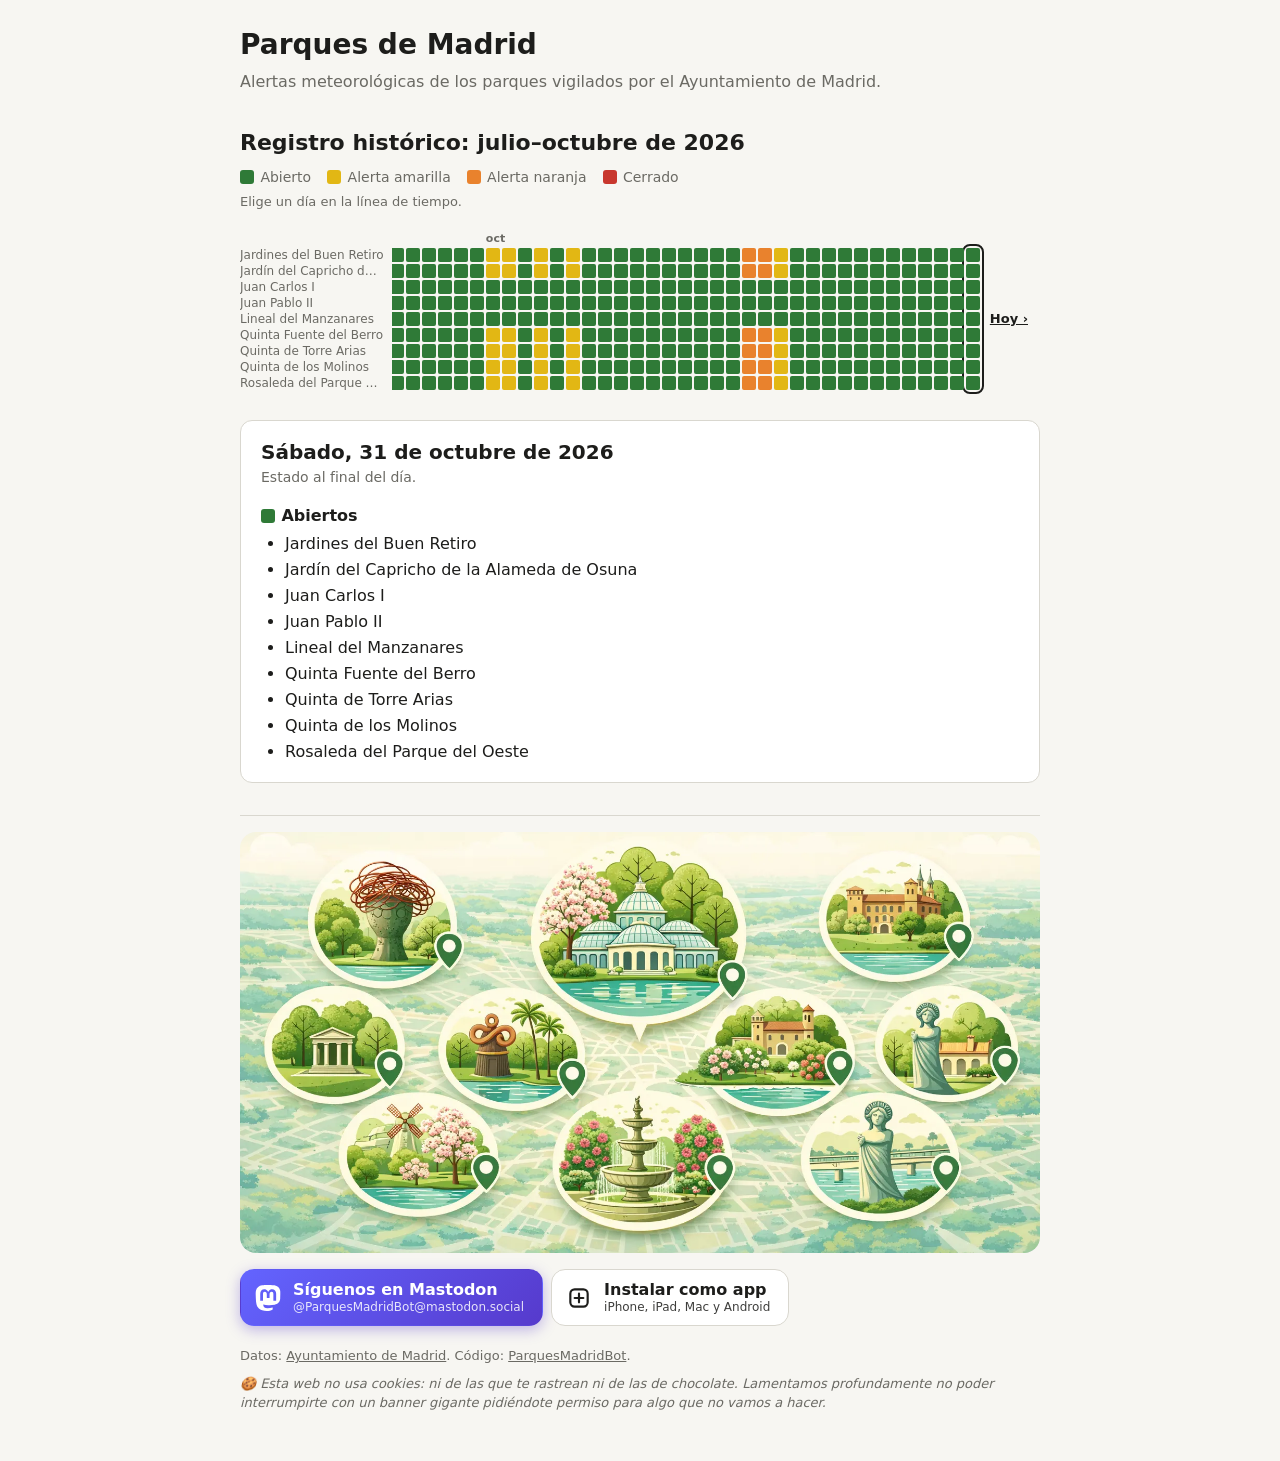
<file: website/historico/2026-2.html>
<!doctype html>
<html lang="es">
<head>
<meta charset="utf-8">
<meta name="viewport" content="width=device-width, initial-scale=1, viewport-fit=cover">
<title>Parques de Madrid · julio–octubre de 2026</title>
<meta name="description" content="Estado de las alertas meteorológicas de los parques de Madrid, día a día.">
<meta name="theme-color" content="#f7f6f2" media="(prefers-color-scheme: light)">
<meta name="theme-color" content="#161614" media="(prefers-color-scheme: dark)">
<meta name="apple-mobile-web-app-title" content="Parques">
<meta name="mobile-web-app-capable" content="yes">
<link rel="me" href="https://mastodon.social/@ParquesMadridBot">
<link rel="manifest" href="../manifest.webmanifest">
<link rel="apple-touch-icon" href="../apple-touch-icon.png">
<link rel="icon" href="../icon-192.png" type="image/png">
<link rel="stylesheet" href="../style.css">
<style>
body:has(#d-2026-10-31:checked) #p-2026-10-31{display:block}
body:has(#d-2026-10-30:checked) #p-2026-10-30{display:block}
body:has(#d-2026-10-29:checked) #p-2026-10-29{display:block}
body:has(#d-2026-10-28:checked) #p-2026-10-28{display:block}
body:has(#d-2026-10-27:checked) #p-2026-10-27{display:block}
body:has(#d-2026-10-26:checked) #p-2026-10-26{display:block}
body:has(#d-2026-10-25:checked) #p-2026-10-25{display:block}
body:has(#d-2026-10-24:checked) #p-2026-10-24{display:block}
body:has(#d-2026-10-23:checked) #p-2026-10-23{display:block}
body:has(#d-2026-10-22:checked) #p-2026-10-22{display:block}
body:has(#d-2026-10-21:checked) #p-2026-10-21{display:block}
body:has(#d-2026-10-20:checked) #p-2026-10-20{display:block}
body:has(#d-2026-10-19:checked) #p-2026-10-19{display:block}
body:has(#d-2026-10-18:checked) #p-2026-10-18{display:block}
body:has(#d-2026-10-17:checked) #p-2026-10-17{display:block}
body:has(#d-2026-10-16:checked) #p-2026-10-16{display:block}
body:has(#d-2026-10-15:checked) #p-2026-10-15{display:block}
body:has(#d-2026-10-14:checked) #p-2026-10-14{display:block}
body:has(#d-2026-10-13:checked) #p-2026-10-13{display:block}
body:has(#d-2026-10-12:checked) #p-2026-10-12{display:block}
body:has(#d-2026-10-11:checked) #p-2026-10-11{display:block}
body:has(#d-2026-10-10:checked) #p-2026-10-10{display:block}
body:has(#d-2026-10-09:checked) #p-2026-10-09{display:block}
body:has(#d-2026-10-08:checked) #p-2026-10-08{display:block}
body:has(#d-2026-10-07:checked) #p-2026-10-07{display:block}
body:has(#d-2026-10-06:checked) #p-2026-10-06{display:block}
body:has(#d-2026-10-05:checked) #p-2026-10-05{display:block}
body:has(#d-2026-10-04:checked) #p-2026-10-04{display:block}
body:has(#d-2026-10-03:checked) #p-2026-10-03{display:block}
body:has(#d-2026-10-02:checked) #p-2026-10-02{display:block}
body:has(#d-2026-10-01:checked) #p-2026-10-01{display:block}
body:has(#d-2026-09-30:checked) #p-2026-09-30{display:block}
body:has(#d-2026-09-29:checked) #p-2026-09-29{display:block}
body:has(#d-2026-09-28:checked) #p-2026-09-28{display:block}
body:has(#d-2026-09-27:checked) #p-2026-09-27{display:block}
body:has(#d-2026-09-26:checked) #p-2026-09-26{display:block}
body:has(#d-2026-09-25:checked) #p-2026-09-25{display:block}
body:has(#d-2026-09-24:checked) #p-2026-09-24{display:block}
body:has(#d-2026-09-23:checked) #p-2026-09-23{display:block}
body:has(#d-2026-09-22:checked) #p-2026-09-22{display:block}
body:has(#d-2026-09-21:checked) #p-2026-09-21{display:block}
body:has(#d-2026-09-20:checked) #p-2026-09-20{display:block}
body:has(#d-2026-09-19:checked) #p-2026-09-19{display:block}
body:has(#d-2026-09-18:checked) #p-2026-09-18{display:block}
body:has(#d-2026-09-17:checked) #p-2026-09-17{display:block}
body:has(#d-2026-09-16:checked) #p-2026-09-16{display:block}
body:has(#d-2026-09-15:checked) #p-2026-09-15{display:block}
body:has(#d-2026-09-14:checked) #p-2026-09-14{display:block}
body:has(#d-2026-09-13:checked) #p-2026-09-13{display:block}
body:has(#d-2026-09-12:checked) #p-2026-09-12{display:block}
body:has(#d-2026-09-11:checked) #p-2026-09-11{display:block}
body:has(#d-2026-09-10:checked) #p-2026-09-10{display:block}
body:has(#d-2026-09-09:checked) #p-2026-09-09{display:block}
body:has(#d-2026-09-08:checked) #p-2026-09-08{display:block}
body:has(#d-2026-09-07:checked) #p-2026-09-07{display:block}
body:has(#d-2026-09-06:checked) #p-2026-09-06{display:block}
body:has(#d-2026-09-05:checked) #p-2026-09-05{display:block}
body:has(#d-2026-09-04:checked) #p-2026-09-04{display:block}
body:has(#d-2026-09-03:checked) #p-2026-09-03{display:block}
body:has(#d-2026-09-02:checked) #p-2026-09-02{display:block}
body:has(#d-2026-09-01:checked) #p-2026-09-01{display:block}
body:has(#d-2026-08-31:checked) #p-2026-08-31{display:block}
body:has(#d-2026-08-30:checked) #p-2026-08-30{display:block}
body:has(#d-2026-08-29:checked) #p-2026-08-29{display:block}
body:has(#d-2026-08-28:checked) #p-2026-08-28{display:block}
body:has(#d-2026-08-27:checked) #p-2026-08-27{display:block}
body:has(#d-2026-08-26:checked) #p-2026-08-26{display:block}
body:has(#d-2026-08-25:checked) #p-2026-08-25{display:block}
body:has(#d-2026-08-24:checked) #p-2026-08-24{display:block}
body:has(#d-2026-08-23:checked) #p-2026-08-23{display:block}
body:has(#d-2026-08-22:checked) #p-2026-08-22{display:block}
body:has(#d-2026-08-21:checked) #p-2026-08-21{display:block}
body:has(#d-2026-08-20:checked) #p-2026-08-20{display:block}
body:has(#d-2026-08-19:checked) #p-2026-08-19{display:block}
body:has(#d-2026-08-18:checked) #p-2026-08-18{display:block}
body:has(#d-2026-08-17:checked) #p-2026-08-17{display:block}
body:has(#d-2026-08-16:checked) #p-2026-08-16{display:block}
body:has(#d-2026-08-15:checked) #p-2026-08-15{display:block}
body:has(#d-2026-08-14:checked) #p-2026-08-14{display:block}
body:has(#d-2026-08-13:checked) #p-2026-08-13{display:block}
body:has(#d-2026-08-12:checked) #p-2026-08-12{display:block}
body:has(#d-2026-08-11:checked) #p-2026-08-11{display:block}
body:has(#d-2026-08-10:checked) #p-2026-08-10{display:block}
body:has(#d-2026-08-09:checked) #p-2026-08-09{display:block}
body:has(#d-2026-08-08:checked) #p-2026-08-08{display:block}
body:has(#d-2026-08-07:checked) #p-2026-08-07{display:block}
body:has(#d-2026-08-06:checked) #p-2026-08-06{display:block}
body:has(#d-2026-08-05:checked) #p-2026-08-05{display:block}
body:has(#d-2026-08-04:checked) #p-2026-08-04{display:block}
body:has(#d-2026-08-03:checked) #p-2026-08-03{display:block}
body:has(#d-2026-08-02:checked) #p-2026-08-02{display:block}
body:has(#d-2026-08-01:checked) #p-2026-08-01{display:block}
body:has(#d-2026-07-31:checked) #p-2026-07-31{display:block}
body:has(#d-2026-07-30:checked) #p-2026-07-30{display:block}
body:has(#d-2026-07-29:checked) #p-2026-07-29{display:block}
body:has(#d-2026-07-28:checked) #p-2026-07-28{display:block}
body:has(#d-2026-07-27:checked) #p-2026-07-27{display:block}
body:has(#d-2026-07-26:checked) #p-2026-07-26{display:block}
body:has(#d-2026-07-25:checked) #p-2026-07-25{display:block}
body:has(#d-2026-07-24:checked) #p-2026-07-24{display:block}
body:has(#d-2026-07-23:checked) #p-2026-07-23{display:block}
body:has(#d-2026-07-22:checked) #p-2026-07-22{display:block}
body:has(#d-2026-07-21:checked) #p-2026-07-21{display:block}
body:has(#d-2026-07-20:checked) #p-2026-07-20{display:block}
body:has(#d-2026-07-19:checked) #p-2026-07-19{display:block}
body:has(#d-2026-07-18:checked) #p-2026-07-18{display:block}
body:has(#d-2026-07-17:checked) #p-2026-07-17{display:block}
body:has(#d-2026-07-16:checked) #p-2026-07-16{display:block}
body:has(#d-2026-07-15:checked) #p-2026-07-15{display:block}
body:has(#d-2026-07-14:checked) #p-2026-07-14{display:block}
body:has(#d-2026-07-13:checked) #p-2026-07-13{display:block}
body:has(#d-2026-07-12:checked) #p-2026-07-12{display:block}
body:has(#d-2026-07-11:checked) #p-2026-07-11{display:block}
body:has(#d-2026-07-10:checked) #p-2026-07-10{display:block}
body:has(#d-2026-07-09:checked) #p-2026-07-09{display:block}
body:has(#d-2026-07-08:checked) #p-2026-07-08{display:block}
body:has(#d-2026-07-07:checked) #p-2026-07-07{display:block}
body:has(#d-2026-07-06:checked) #p-2026-07-06{display:block}
body:has(#d-2026-07-05:checked) #p-2026-07-05{display:block}
body:has(#d-2026-07-04:checked) #p-2026-07-04{display:block}
body:has(#d-2026-07-03:checked) #p-2026-07-03{display:block}
body:has(#d-2026-07-02:checked) #p-2026-07-02{display:block}
body:has(#d-2026-07-01:checked) #p-2026-07-01{display:block}
</style>
</head>
<body>
<header>
<h1><a href="../">Parques de Madrid</a></h1>

<p>Alertas meteorológicas de los parques vigilados por el Ayuntamiento de Madrid.</p>
</header>
<div id="instalar" popover>
<h2>Instálala como app</h2>
<ol>
<li><b>iPhone y iPad (Safari):</b> pulsa <svg class="inline-icon" viewBox="0 0 24 24" aria-hidden="true" fill="none" stroke="currentColor" stroke-width="2" stroke-linecap="round" stroke-linejoin="round"><path d="M12 3v12M8 7l4-4 4 4"/><path d="M8 10H6.5A1.5 1.5 0 0 0 5 11.5v8A1.5 1.5 0 0 0 6.5 21h11a1.5 1.5 0 0 0 1.5-1.5v-8A1.5 1.5 0 0 0 17.5 10H16"/></svg> <b>Compartir</b> y luego <b>Añadir a pantalla de inicio</b>.</li>
<li><b>Mac (Safari):</b> menú <b>Archivo → Añadir al Dock</b>.</li>
<li><b>Android (Chrome):</b> menú ⋮ → <b>Instalar aplicación</b>.</li>
</ol>
<p>Sin tienda, sin cuenta y sin permisos: es esta misma web, a pantalla completa y con su icono.</p>
<button class="btn install" popovertarget="instalar" popovertargetaction="hide">Entendido</button>
</div>

<section class="history" aria-labelledby="history-title">
<h2 id="history-title">Registro histórico: julio–octubre de 2026</h2>
<p class="legend"><span><i class="l1"></i>Abierto</span><span><i class="l3"></i>Alerta amarilla</span><span><i class="l4"></i>Alerta naranja</span><span><i class="l5"></i>Cerrado</span></p>
<p class="hint">Elige un día en la línea de tiempo.</p>
</section>
<main class="viewer">
<ol class="names" aria-hidden="true"><li>Jardines del Buen Retiro</li><li>Jardín del Capricho de la Alameda de Osuna</li><li>Juan Carlos I</li><li>Juan Pablo II</li><li>Lineal del Manzanares</li><li>Quinta Fuente del Berro</li><li>Quinta de Torre Arias</li><li>Quinta de los Molinos</li><li>Rosaleda del Parque del Oeste</li></ol>
<div class="timeline" role="radiogroup" aria-label="Día">
<a class="more" href="../" title="noviembre de 2026">Hoy ›</a>
<input type="radio" name="dia" id="d-2026-10-31" checked><label for="d-2026-10-31" title="sábado, 31 de octubre de 2026"><span class="vh">31 oct</span><i></i><i></i><i></i><i></i><i></i><i></i><i></i><i></i><i></i></label>
<input type="radio" name="dia" id="d-2026-10-30"><label for="d-2026-10-30" title="viernes, 30 de octubre de 2026"><span class="vh">30 oct</span><i></i><i></i><i></i><i></i><i></i><i></i><i></i><i></i><i></i></label>
<input type="radio" name="dia" id="d-2026-10-29"><label for="d-2026-10-29" title="jueves, 29 de octubre de 2026"><span class="vh">29 oct</span><i></i><i></i><i></i><i></i><i></i><i></i><i></i><i></i><i></i></label>
<input type="radio" name="dia" id="d-2026-10-28"><label for="d-2026-10-28" title="miércoles, 28 de octubre de 2026"><span class="vh">28 oct</span><i></i><i></i><i></i><i></i><i></i><i></i><i></i><i></i><i></i></label>
<input type="radio" name="dia" id="d-2026-10-27"><label for="d-2026-10-27" title="martes, 27 de octubre de 2026"><span class="vh">27 oct</span><i></i><i></i><i></i><i></i><i></i><i></i><i></i><i></i><i></i></label>
<input type="radio" name="dia" id="d-2026-10-26"><label for="d-2026-10-26" title="lunes, 26 de octubre de 2026"><span class="vh">26 oct</span><i></i><i></i><i></i><i></i><i></i><i></i><i></i><i></i><i></i></label>
<input type="radio" name="dia" id="d-2026-10-25"><label for="d-2026-10-25" title="domingo, 25 de octubre de 2026"><span class="vh">25 oct</span><i></i><i></i><i></i><i></i><i></i><i></i><i></i><i></i><i></i></label>
<input type="radio" name="dia" id="d-2026-10-24"><label for="d-2026-10-24" title="sábado, 24 de octubre de 2026"><span class="vh">24 oct</span><i></i><i></i><i></i><i></i><i></i><i></i><i></i><i></i><i></i></label>
<input type="radio" name="dia" id="d-2026-10-23"><label for="d-2026-10-23" title="viernes, 23 de octubre de 2026"><span class="vh">23 oct</span><i></i><i></i><i></i><i></i><i></i><i></i><i></i><i></i><i></i></label>
<input type="radio" name="dia" id="d-2026-10-22"><label for="d-2026-10-22" title="jueves, 22 de octubre de 2026"><span class="vh">22 oct</span><i></i><i></i><i></i><i></i><i></i><i></i><i></i><i></i><i></i></label>
<input type="radio" name="dia" id="d-2026-10-21"><label for="d-2026-10-21" title="miércoles, 21 de octubre de 2026"><span class="vh">21 oct</span><i></i><i></i><i></i><i></i><i></i><i></i><i></i><i></i><i></i></label>
<input type="radio" name="dia" id="d-2026-10-20"><label for="d-2026-10-20" title="martes, 20 de octubre de 2026"><span class="vh">20 oct</span><i></i><i></i><i></i><i></i><i></i><i></i><i></i><i></i><i></i></label>
<input type="radio" name="dia" id="d-2026-10-19"><label for="d-2026-10-19" title="lunes, 19 de octubre de 2026"><span class="vh">19 oct</span><i class="l3"></i><i class="l3"></i><i></i><i></i><i></i><i class="l3"></i><i class="l3"></i><i class="l3"></i><i class="l3"></i></label>
<input type="radio" name="dia" id="d-2026-10-18"><label for="d-2026-10-18" title="domingo, 18 de octubre de 2026"><span class="vh">18 oct</span><i class="l4"></i><i class="l4"></i><i></i><i></i><i></i><i class="l4"></i><i class="l4"></i><i class="l4"></i><i class="l4"></i></label>
<input type="radio" name="dia" id="d-2026-10-17"><label for="d-2026-10-17" title="sábado, 17 de octubre de 2026"><span class="vh">17 oct</span><i class="l4"></i><i class="l4"></i><i></i><i></i><i></i><i class="l4"></i><i class="l4"></i><i class="l4"></i><i class="l4"></i></label>
<input type="radio" name="dia" id="d-2026-10-16"><label for="d-2026-10-16" title="viernes, 16 de octubre de 2026"><span class="vh">16 oct</span><i></i><i></i><i></i><i></i><i></i><i></i><i></i><i></i><i></i></label>
<input type="radio" name="dia" id="d-2026-10-15"><label for="d-2026-10-15" title="jueves, 15 de octubre de 2026"><span class="vh">15 oct</span><i></i><i></i><i></i><i></i><i></i><i></i><i></i><i></i><i></i></label>
<input type="radio" name="dia" id="d-2026-10-14"><label for="d-2026-10-14" title="miércoles, 14 de octubre de 2026"><span class="vh">14 oct</span><i></i><i></i><i></i><i></i><i></i><i></i><i></i><i></i><i></i></label>
<input type="radio" name="dia" id="d-2026-10-13"><label for="d-2026-10-13" title="martes, 13 de octubre de 2026"><span class="vh">13 oct</span><i></i><i></i><i></i><i></i><i></i><i></i><i></i><i></i><i></i></label>
<input type="radio" name="dia" id="d-2026-10-12"><label for="d-2026-10-12" title="lunes, 12 de octubre de 2026"><span class="vh">12 oct</span><i></i><i></i><i></i><i></i><i></i><i></i><i></i><i></i><i></i></label>
<input type="radio" name="dia" id="d-2026-10-11"><label for="d-2026-10-11" title="domingo, 11 de octubre de 2026"><span class="vh">11 oct</span><i></i><i></i><i></i><i></i><i></i><i></i><i></i><i></i><i></i></label>
<input type="radio" name="dia" id="d-2026-10-10"><label for="d-2026-10-10" title="sábado, 10 de octubre de 2026"><span class="vh">10 oct</span><i></i><i></i><i></i><i></i><i></i><i></i><i></i><i></i><i></i></label>
<input type="radio" name="dia" id="d-2026-10-09"><label for="d-2026-10-09" title="viernes, 9 de octubre de 2026"><span class="vh">9 oct</span><i></i><i></i><i></i><i></i><i></i><i></i><i></i><i></i><i></i></label>
<input type="radio" name="dia" id="d-2026-10-08"><label for="d-2026-10-08" title="jueves, 8 de octubre de 2026"><span class="vh">8 oct</span><i></i><i></i><i></i><i></i><i></i><i></i><i></i><i></i><i></i></label>
<input type="radio" name="dia" id="d-2026-10-07"><label for="d-2026-10-07" title="miércoles, 7 de octubre de 2026"><span class="vh">7 oct</span><i></i><i></i><i></i><i></i><i></i><i></i><i></i><i></i><i></i></label>
<input type="radio" name="dia" id="d-2026-10-06"><label for="d-2026-10-06" title="martes, 6 de octubre de 2026"><span class="vh">6 oct</span><i class="l3"></i><i class="l3"></i><i></i><i></i><i></i><i class="l3"></i><i class="l3"></i><i class="l3"></i><i class="l3"></i></label>
<input type="radio" name="dia" id="d-2026-10-05"><label for="d-2026-10-05" title="lunes, 5 de octubre de 2026"><span class="vh">5 oct</span><i></i><i></i><i></i><i></i><i></i><i></i><i></i><i></i><i></i></label>
<input type="radio" name="dia" id="d-2026-10-04"><label for="d-2026-10-04" title="domingo, 4 de octubre de 2026"><span class="vh">4 oct</span><i class="l3"></i><i class="l3"></i><i></i><i></i><i></i><i class="l3"></i><i class="l3"></i><i class="l3"></i><i class="l3"></i></label>
<input type="radio" name="dia" id="d-2026-10-03"><label for="d-2026-10-03" title="sábado, 3 de octubre de 2026"><span class="vh">3 oct</span><i></i><i></i><i></i><i></i><i></i><i></i><i></i><i></i><i></i></label>
<input type="radio" name="dia" id="d-2026-10-02"><label for="d-2026-10-02" title="viernes, 2 de octubre de 2026"><span class="vh">2 oct</span><i class="l3"></i><i class="l3"></i><i></i><i></i><i></i><i class="l3"></i><i class="l3"></i><i class="l3"></i><i class="l3"></i></label>
<input type="radio" name="dia" id="d-2026-10-01"><label for="d-2026-10-01" title="jueves, 1 de octubre de 2026"><b>oct</b><span class="vh">1 oct</span><i class="l3"></i><i class="l3"></i><i></i><i></i><i></i><i class="l3"></i><i class="l3"></i><i class="l3"></i><i class="l3"></i></label>
<input type="radio" name="dia" id="d-2026-09-30"><label for="d-2026-09-30" title="miércoles, 30 de septiembre de 2026"><span class="vh">30 sept</span><i></i><i></i><i></i><i></i><i></i><i></i><i></i><i></i><i></i></label>
<input type="radio" name="dia" id="d-2026-09-29"><label for="d-2026-09-29" title="martes, 29 de septiembre de 2026"><span class="vh">29 sept</span><i></i><i></i><i></i><i></i><i></i><i></i><i></i><i></i><i></i></label>
<input type="radio" name="dia" id="d-2026-09-28"><label for="d-2026-09-28" title="lunes, 28 de septiembre de 2026"><span class="vh">28 sept</span><i></i><i></i><i></i><i></i><i></i><i></i><i></i><i></i><i></i></label>
<input type="radio" name="dia" id="d-2026-09-27"><label for="d-2026-09-27" title="domingo, 27 de septiembre de 2026"><span class="vh">27 sept</span><i></i><i></i><i></i><i></i><i></i><i></i><i></i><i></i><i></i></label>
<input type="radio" name="dia" id="d-2026-09-26"><label for="d-2026-09-26" title="sábado, 26 de septiembre de 2026"><span class="vh">26 sept</span><i></i><i></i><i></i><i></i><i></i><i></i><i></i><i></i><i></i></label>
<input type="radio" name="dia" id="d-2026-09-25"><label for="d-2026-09-25" title="viernes, 25 de septiembre de 2026"><span class="vh">25 sept</span><i></i><i></i><i></i><i></i><i></i><i></i><i></i><i></i><i></i></label>
<input type="radio" name="dia" id="d-2026-09-24"><label for="d-2026-09-24" title="jueves, 24 de septiembre de 2026"><span class="vh">24 sept</span><i></i><i></i><i></i><i></i><i></i><i></i><i></i><i></i><i></i></label>
<input type="radio" name="dia" id="d-2026-09-23"><label for="d-2026-09-23" title="miércoles, 23 de septiembre de 2026"><span class="vh">23 sept</span><i></i><i></i><i></i><i></i><i></i><i></i><i></i><i></i><i></i></label>
<input type="radio" name="dia" id="d-2026-09-22"><label for="d-2026-09-22" title="martes, 22 de septiembre de 2026"><span class="vh">22 sept</span><i></i><i></i><i></i><i></i><i></i><i></i><i></i><i></i><i></i></label>
<input type="radio" name="dia" id="d-2026-09-21"><label for="d-2026-09-21" title="lunes, 21 de septiembre de 2026"><span class="vh">21 sept</span><i></i><i></i><i></i><i></i><i></i><i></i><i></i><i></i><i></i></label>
<input type="radio" name="dia" id="d-2026-09-20"><label for="d-2026-09-20" title="domingo, 20 de septiembre de 2026"><span class="vh">20 sept</span><i></i><i></i><i></i><i></i><i></i><i></i><i></i><i></i><i></i></label>
<input type="radio" name="dia" id="d-2026-09-19"><label for="d-2026-09-19" title="sábado, 19 de septiembre de 2026"><span class="vh">19 sept</span><i></i><i></i><i></i><i></i><i></i><i></i><i></i><i></i><i></i></label>
<input type="radio" name="dia" id="d-2026-09-18"><label for="d-2026-09-18" title="viernes, 18 de septiembre de 2026"><span class="vh">18 sept</span><i></i><i></i><i></i><i></i><i></i><i></i><i></i><i></i><i></i></label>
<input type="radio" name="dia" id="d-2026-09-17"><label for="d-2026-09-17" title="jueves, 17 de septiembre de 2026"><span class="vh">17 sept</span><i class="l4"></i><i class="l4"></i><i></i><i></i><i></i><i class="l4"></i><i class="l4"></i><i class="l4"></i><i class="l4"></i></label>
<input type="radio" name="dia" id="d-2026-09-16"><label for="d-2026-09-16" title="miércoles, 16 de septiembre de 2026"><span class="vh">16 sept</span><i class="l4"></i><i class="l4"></i><i></i><i></i><i></i><i class="l4"></i><i class="l4"></i><i class="l4"></i><i class="l4"></i></label>
<input type="radio" name="dia" id="d-2026-09-15"><label for="d-2026-09-15" title="martes, 15 de septiembre de 2026"><span class="vh">15 sept</span><i></i><i></i><i></i><i></i><i></i><i></i><i></i><i></i><i></i></label>
<input type="radio" name="dia" id="d-2026-09-14"><label for="d-2026-09-14" title="lunes, 14 de septiembre de 2026"><span class="vh">14 sept</span><i></i><i></i><i></i><i></i><i></i><i></i><i></i><i></i><i></i></label>
<input type="radio" name="dia" id="d-2026-09-13"><label for="d-2026-09-13" title="domingo, 13 de septiembre de 2026"><span class="vh">13 sept</span><i></i><i></i><i></i><i></i><i></i><i></i><i></i><i></i><i></i></label>
<input type="radio" name="dia" id="d-2026-09-12"><label for="d-2026-09-12" title="sábado, 12 de septiembre de 2026"><span class="vh">12 sept</span><i></i><i></i><i></i><i></i><i></i><i></i><i></i><i></i><i></i></label>
<input type="radio" name="dia" id="d-2026-09-11"><label for="d-2026-09-11" title="viernes, 11 de septiembre de 2026"><span class="vh">11 sept</span><i></i><i></i><i></i><i></i><i></i><i></i><i></i><i></i><i></i></label>
<input type="radio" name="dia" id="d-2026-09-10"><label for="d-2026-09-10" title="jueves, 10 de septiembre de 2026"><span class="vh">10 sept</span><i class="l3"></i><i class="l3"></i><i></i><i></i><i></i><i></i><i class="l3"></i><i class="l3"></i><i class="l3"></i></label>
<input type="radio" name="dia" id="d-2026-09-09"><label for="d-2026-09-09" title="miércoles, 9 de septiembre de 2026"><span class="vh">9 sept</span><i class="l3"></i><i class="l3"></i><i></i><i></i><i></i><i class="l3"></i><i class="l3"></i><i class="l3"></i><i class="l3"></i></label>
<input type="radio" name="dia" id="d-2026-09-08"><label for="d-2026-09-08" title="martes, 8 de septiembre de 2026"><span class="vh">8 sept</span><i class="l4"></i><i class="l4"></i><i></i><i></i><i></i><i class="l4"></i><i class="l4"></i><i class="l4"></i><i class="l4"></i></label>
<input type="radio" name="dia" id="d-2026-09-07"><label for="d-2026-09-07" title="lunes, 7 de septiembre de 2026"><span class="vh">7 sept</span><i class="l3"></i><i class="l3"></i><i></i><i></i><i></i><i class="l3"></i><i class="l3"></i><i class="l3"></i><i class="l3"></i></label>
<input type="radio" name="dia" id="d-2026-09-06"><label for="d-2026-09-06" title="domingo, 6 de septiembre de 2026"><span class="vh">6 sept</span><i class="l3"></i><i class="l3"></i><i></i><i></i><i></i><i class="l3"></i><i class="l3"></i><i class="l3"></i><i class="l3"></i></label>
<input type="radio" name="dia" id="d-2026-09-05"><label for="d-2026-09-05" title="sábado, 5 de septiembre de 2026"><span class="vh">5 sept</span><i class="l3"></i><i class="l3"></i><i></i><i></i><i></i><i class="l3"></i><i class="l3"></i><i class="l3"></i><i class="l3"></i></label>
<input type="radio" name="dia" id="d-2026-09-04"><label for="d-2026-09-04" title="viernes, 4 de septiembre de 2026"><span class="vh">4 sept</span><i></i><i></i><i></i><i></i><i></i><i></i><i></i><i></i><i></i></label>
<input type="radio" name="dia" id="d-2026-09-03"><label for="d-2026-09-03" title="jueves, 3 de septiembre de 2026"><span class="vh">3 sept</span><i class="l3"></i><i class="l3"></i><i></i><i></i><i></i><i class="l3"></i><i class="l3"></i><i class="l3"></i><i class="l3"></i></label>
<input type="radio" name="dia" id="d-2026-09-02"><label for="d-2026-09-02" title="miércoles, 2 de septiembre de 2026"><span class="vh">2 sept</span><i></i><i></i><i></i><i></i><i></i><i></i><i></i><i></i><i></i></label>
<input type="radio" name="dia" id="d-2026-09-01"><label for="d-2026-09-01" title="martes, 1 de septiembre de 2026"><b>sept</b><span class="vh">1 sept</span><i></i><i></i><i></i><i></i><i></i><i></i><i></i><i></i><i></i></label>
<input type="radio" name="dia" id="d-2026-08-31"><label for="d-2026-08-31" title="lunes, 31 de agosto de 2026"><span class="vh">31 ago</span><i></i><i></i><i></i><i></i><i></i><i></i><i></i><i></i><i></i></label>
<input type="radio" name="dia" id="d-2026-08-30"><label for="d-2026-08-30" title="domingo, 30 de agosto de 2026"><span class="vh">30 ago</span><i></i><i></i><i></i><i></i><i></i><i></i><i></i><i></i><i></i></label>
<input type="radio" name="dia" id="d-2026-08-29"><label for="d-2026-08-29" title="sábado, 29 de agosto de 2026"><span class="vh">29 ago</span><i></i><i></i><i></i><i></i><i></i><i></i><i></i><i></i><i></i></label>
<input type="radio" name="dia" id="d-2026-08-28"><label for="d-2026-08-28" title="viernes, 28 de agosto de 2026"><span class="vh">28 ago</span><i></i><i></i><i></i><i></i><i></i><i></i><i></i><i></i><i></i></label>
<input type="radio" name="dia" id="d-2026-08-27"><label for="d-2026-08-27" title="jueves, 27 de agosto de 2026"><span class="vh">27 ago</span><i class="l3"></i><i class="l3"></i><i></i><i></i><i></i><i class="l3"></i><i class="l3"></i><i class="l3"></i><i class="l3"></i></label>
<input type="radio" name="dia" id="d-2026-08-26"><label for="d-2026-08-26" title="miércoles, 26 de agosto de 2026"><span class="vh">26 ago</span><i class="l3"></i><i class="l3"></i><i></i><i></i><i></i><i class="l3"></i><i class="l3"></i><i class="l3"></i><i class="l3"></i></label>
<input type="radio" name="dia" id="d-2026-08-25"><label for="d-2026-08-25" title="martes, 25 de agosto de 2026"><span class="vh">25 ago</span><i class="l4"></i><i class="l4"></i><i></i><i></i><i></i><i class="l4"></i><i class="l4"></i><i class="l4"></i><i class="l4"></i></label>
<input type="radio" name="dia" id="d-2026-08-24"><label for="d-2026-08-24" title="lunes, 24 de agosto de 2026"><span class="vh">24 ago</span><i class="l4"></i><i class="l4"></i><i></i><i></i><i></i><i class="l4"></i><i class="l4"></i><i class="l4"></i><i class="l4"></i></label>
<input type="radio" name="dia" id="d-2026-08-23"><label for="d-2026-08-23" title="domingo, 23 de agosto de 2026"><span class="vh">23 ago</span><i class="l3"></i><i class="l3"></i><i></i><i></i><i></i><i class="l3"></i><i class="l3"></i><i class="l3"></i><i class="l3"></i></label>
<input type="radio" name="dia" id="d-2026-08-22"><label for="d-2026-08-22" title="sábado, 22 de agosto de 2026"><span class="vh">22 ago</span><i></i><i></i><i></i><i></i><i></i><i></i><i></i><i></i><i></i></label>
<input type="radio" name="dia" id="d-2026-08-21"><label for="d-2026-08-21" title="viernes, 21 de agosto de 2026"><span class="vh">21 ago</span><i class="l3"></i><i class="l3"></i><i></i><i></i><i></i><i class="l3"></i><i class="l3"></i><i class="l3"></i><i class="l3"></i></label>
<input type="radio" name="dia" id="d-2026-08-20"><label for="d-2026-08-20" title="jueves, 20 de agosto de 2026"><span class="vh">20 ago</span><i class="l4"></i><i class="l4"></i><i></i><i></i><i></i><i class="l4"></i><i class="l4"></i><i class="l4"></i><i class="l4"></i></label>
<input type="radio" name="dia" id="d-2026-08-19"><label for="d-2026-08-19" title="miércoles, 19 de agosto de 2026"><span class="vh">19 ago</span><i class="l4"></i><i class="l4"></i><i></i><i></i><i></i><i class="l4"></i><i class="l4"></i><i class="l4"></i><i class="l4"></i></label>
<input type="radio" name="dia" id="d-2026-08-18"><label for="d-2026-08-18" title="martes, 18 de agosto de 2026"><span class="vh">18 ago</span><i class="l3"></i><i class="l3"></i><i></i><i></i><i></i><i class="l3"></i><i class="l3"></i><i class="l3"></i><i class="l3"></i></label>
<input type="radio" name="dia" id="d-2026-08-17"><label for="d-2026-08-17" title="lunes, 17 de agosto de 2026"><span class="vh">17 ago</span><i></i><i></i><i></i><i></i><i></i><i></i><i></i><i></i><i></i></label>
<input type="radio" name="dia" id="d-2026-08-16"><label for="d-2026-08-16" title="domingo, 16 de agosto de 2026"><span class="vh">16 ago</span><i class="l3"></i><i class="l3"></i><i></i><i></i><i></i><i class="l3"></i><i class="l3"></i><i class="l3"></i><i class="l3"></i></label>
<input type="radio" name="dia" id="d-2026-08-15"><label for="d-2026-08-15" title="sábado, 15 de agosto de 2026"><span class="vh">15 ago</span><i class="l5"></i><i class="l5"></i><i class="l4"></i><i class="l4"></i><i class="l4"></i><i class="l5"></i><i class="l5"></i><i class="l5"></i><i class="l5"></i></label>
<input type="radio" name="dia" id="d-2026-08-14"><label for="d-2026-08-14" title="viernes, 14 de agosto de 2026"><span class="vh">14 ago</span><i class="l5"></i><i class="l5"></i><i class="l4"></i><i class="l4"></i><i class="l4"></i><i class="l5"></i><i class="l5"></i><i class="l4"></i><i class="l5"></i></label>
<input type="radio" name="dia" id="d-2026-08-13"><label for="d-2026-08-13" title="jueves, 13 de agosto de 2026"><span class="vh">13 ago</span><i class="l3"></i><i class="l3"></i><i></i><i></i><i></i><i class="l3"></i><i class="l3"></i><i class="l3"></i><i class="l3"></i></label>
<input type="radio" name="dia" id="d-2026-08-12"><label for="d-2026-08-12" title="miércoles, 12 de agosto de 2026"><span class="vh">12 ago</span><i></i><i></i><i></i><i></i><i></i><i></i><i></i><i></i><i></i></label>
<input type="radio" name="dia" id="d-2026-08-11"><label for="d-2026-08-11" title="martes, 11 de agosto de 2026"><span class="vh">11 ago</span><i></i><i></i><i></i><i></i><i></i><i></i><i></i><i></i><i></i></label>
<input type="radio" name="dia" id="d-2026-08-10"><label for="d-2026-08-10" title="lunes, 10 de agosto de 2026"><span class="vh">10 ago</span><i class="l3"></i><i class="l3"></i><i></i><i></i><i></i><i class="l3"></i><i class="l3"></i><i class="l3"></i><i class="l3"></i></label>
<input type="radio" name="dia" id="d-2026-08-09"><label for="d-2026-08-09" title="domingo, 9 de agosto de 2026"><span class="vh">9 ago</span><i class="l4"></i><i class="l4"></i><i></i><i></i><i></i><i class="l4"></i><i class="l4"></i><i class="l4"></i><i class="l4"></i></label>
<input type="radio" name="dia" id="d-2026-08-08"><label for="d-2026-08-08" title="sábado, 8 de agosto de 2026"><span class="vh">8 ago</span><i class="l3"></i><i class="l3"></i><i></i><i></i><i></i><i class="l3"></i><i class="l3"></i><i class="l3"></i><i class="l3"></i></label>
<input type="radio" name="dia" id="d-2026-08-07"><label for="d-2026-08-07" title="viernes, 7 de agosto de 2026"><span class="vh">7 ago</span><i class="l3"></i><i class="l3"></i><i></i><i></i><i></i><i class="l3"></i><i class="l3"></i><i class="l3"></i><i class="l3"></i></label>
<input type="radio" name="dia" id="d-2026-08-06"><label for="d-2026-08-06" title="jueves, 6 de agosto de 2026"><span class="vh">6 ago</span><i></i><i></i><i></i><i></i><i></i><i></i><i></i><i></i><i></i></label>
<input type="radio" name="dia" id="d-2026-08-05"><label for="d-2026-08-05" title="miércoles, 5 de agosto de 2026"><span class="vh">5 ago</span><i></i><i></i><i></i><i></i><i></i><i></i><i></i><i></i><i></i></label>
<input type="radio" name="dia" id="d-2026-08-04"><label for="d-2026-08-04" title="martes, 4 de agosto de 2026"><span class="vh">4 ago</span><i></i><i></i><i></i><i></i><i></i><i></i><i></i><i></i><i></i></label>
<input type="radio" name="dia" id="d-2026-08-03"><label for="d-2026-08-03" title="lunes, 3 de agosto de 2026"><span class="vh">3 ago</span><i class="l3"></i><i class="l3"></i><i></i><i></i><i></i><i class="l3"></i><i class="l3"></i><i class="l3"></i><i class="l3"></i></label>
<input type="radio" name="dia" id="d-2026-08-02"><label for="d-2026-08-02" title="domingo, 2 de agosto de 2026"><span class="vh">2 ago</span><i class="l3"></i><i class="l3"></i><i></i><i></i><i></i><i class="l3"></i><i class="l3"></i><i class="l3"></i><i class="l3"></i></label>
<input type="radio" name="dia" id="d-2026-08-01"><label for="d-2026-08-01" title="sábado, 1 de agosto de 2026"><b>ago</b><span class="vh">1 ago</span><i class="l4"></i><i class="l4"></i><i></i><i></i><i></i><i class="l4"></i><i class="l4"></i><i class="l4"></i><i class="l4"></i></label>
<input type="radio" name="dia" id="d-2026-07-31"><label for="d-2026-07-31" title="viernes, 31 de julio de 2026"><span class="vh">31 jul</span><i class="l4"></i><i class="l4"></i><i></i><i></i><i></i><i class="l4"></i><i class="l4"></i><i class="l4"></i><i class="l4"></i></label>
<input type="radio" name="dia" id="d-2026-07-30"><label for="d-2026-07-30" title="jueves, 30 de julio de 2026"><span class="vh">30 jul</span><i class="l3"></i><i class="l3"></i><i></i><i></i><i></i><i class="l3"></i><i class="l3"></i><i class="l3"></i><i class="l3"></i></label>
<input type="radio" name="dia" id="d-2026-07-29"><label for="d-2026-07-29" title="miércoles, 29 de julio de 2026"><span class="vh">29 jul</span><i class="l3"></i><i class="l3"></i><i></i><i></i><i></i><i class="l3"></i><i class="l3"></i><i class="l3"></i><i class="l3"></i></label>
<input type="radio" name="dia" id="d-2026-07-28"><label for="d-2026-07-28" title="martes, 28 de julio de 2026"><span class="vh">28 jul</span><i></i><i></i><i></i><i></i><i></i><i></i><i></i><i></i><i></i></label>
<input type="radio" name="dia" id="d-2026-07-27"><label for="d-2026-07-27" title="lunes, 27 de julio de 2026"><span class="vh">27 jul</span><i></i><i></i><i></i><i></i><i></i><i></i><i></i><i></i><i></i></label>
<input type="radio" name="dia" id="d-2026-07-26"><label for="d-2026-07-26" title="domingo, 26 de julio de 2026"><span class="vh">26 jul</span><i class="l3"></i><i class="l3"></i><i></i><i></i><i></i><i class="l3"></i><i class="l3"></i><i class="l3"></i><i class="l3"></i></label>
<input type="radio" name="dia" id="d-2026-07-25"><label for="d-2026-07-25" title="sábado, 25 de julio de 2026"><span class="vh">25 jul</span><i class="l3"></i><i class="l3"></i><i></i><i></i><i></i><i class="l3"></i><i class="l3"></i><i class="l3"></i><i class="l3"></i></label>
<input type="radio" name="dia" id="d-2026-07-24"><label for="d-2026-07-24" title="viernes, 24 de julio de 2026"><span class="vh">24 jul</span><i class="l4"></i><i class="l4"></i><i></i><i></i><i></i><i class="l4"></i><i class="l4"></i><i class="l4"></i><i class="l4"></i></label>
<input type="radio" name="dia" id="d-2026-07-23"><label for="d-2026-07-23" title="jueves, 23 de julio de 2026"><span class="vh">23 jul</span><i class="l4"></i><i class="l4"></i><i></i><i></i><i></i><i class="l4"></i><i class="l4"></i><i class="l4"></i><i class="l4"></i></label>
<input type="radio" name="dia" id="d-2026-07-22"><label for="d-2026-07-22" title="miércoles, 22 de julio de 2026"><span class="vh">22 jul</span><i class="l3"></i><i class="l3"></i><i></i><i></i><i></i><i class="l3"></i><i class="l3"></i><i class="l3"></i><i class="l3"></i></label>
<input type="radio" name="dia" id="d-2026-07-21"><label for="d-2026-07-21" title="martes, 21 de julio de 2026"><span class="vh">21 jul</span><i class="l3"></i><i class="l3"></i><i></i><i></i><i></i><i class="l3"></i><i class="l3"></i><i class="l3"></i><i class="l3"></i></label>
<input type="radio" name="dia" id="d-2026-07-20"><label for="d-2026-07-20" title="lunes, 20 de julio de 2026"><span class="vh">20 jul</span><i class="l3"></i><i class="l3"></i><i></i><i></i><i></i><i class="l3"></i><i class="l3"></i><i class="l3"></i><i class="l3"></i></label>
<input type="radio" name="dia" id="d-2026-07-19"><label for="d-2026-07-19" title="domingo, 19 de julio de 2026"><span class="vh">19 jul</span><i class="l3"></i><i class="l3"></i><i></i><i></i><i></i><i class="l3"></i><i class="l3"></i><i class="l3"></i><i class="l3"></i></label>
<input type="radio" name="dia" id="d-2026-07-18"><label for="d-2026-07-18" title="sábado, 18 de julio de 2026"><span class="vh">18 jul</span><i class="l3"></i><i class="l3"></i><i></i><i></i><i></i><i class="l3"></i><i class="l3"></i><i class="l3"></i><i class="l3"></i></label>
<input type="radio" name="dia" id="d-2026-07-17"><label for="d-2026-07-17" title="viernes, 17 de julio de 2026"><span class="vh">17 jul</span><i class="l3"></i><i class="l3"></i><i></i><i></i><i></i><i class="l3"></i><i class="l3"></i><i class="l3"></i><i class="l3"></i></label>
<input type="radio" name="dia" id="d-2026-07-16"><label for="d-2026-07-16" title="jueves, 16 de julio de 2026"><span class="vh">16 jul</span><i class="l3"></i><i class="l3"></i><i></i><i></i><i></i><i class="l3"></i><i class="l3"></i><i class="l3"></i><i class="l3"></i></label>
<input type="radio" name="dia" id="d-2026-07-15"><label for="d-2026-07-15" title="miércoles, 15 de julio de 2026"><span class="vh">15 jul</span><i class="l3"></i><i class="l3"></i><i></i><i></i><i></i><i class="l3"></i><i class="l3"></i><i class="l3"></i><i class="l3"></i></label>
<input type="radio" name="dia" id="d-2026-07-14"><label for="d-2026-07-14" title="martes, 14 de julio de 2026"><span class="vh">14 jul</span><i class="l4"></i><i class="l4"></i><i></i><i></i><i></i><i class="l4"></i><i class="l4"></i><i class="l4"></i><i class="l4"></i></label>
<input type="radio" name="dia" id="d-2026-07-13"><label for="d-2026-07-13" title="lunes, 13 de julio de 2026"><span class="vh">13 jul</span><i></i><i></i><i></i><i></i><i></i><i></i><i></i><i></i><i></i></label>
<input type="radio" name="dia" id="d-2026-07-12"><label for="d-2026-07-12" title="domingo, 12 de julio de 2026"><span class="vh">12 jul</span><i class="l3"></i><i class="l3"></i><i></i><i></i><i></i><i class="l3"></i><i class="l3"></i><i class="l3"></i><i class="l3"></i></label>
<input type="radio" name="dia" id="d-2026-07-11"><label for="d-2026-07-11" title="sábado, 11 de julio de 2026"><span class="vh">11 jul</span><i class="l3"></i><i class="l3"></i><i></i><i></i><i></i><i class="l3"></i><i class="l3"></i><i class="l3"></i><i class="l3"></i></label>
<input type="radio" name="dia" id="d-2026-07-10"><label for="d-2026-07-10" title="viernes, 10 de julio de 2026"><span class="vh">10 jul</span><i class="l4"></i><i class="l4"></i><i></i><i></i><i></i><i class="l4"></i><i class="l4"></i><i class="l4"></i><i class="l4"></i></label>
<input type="radio" name="dia" id="d-2026-07-09"><label for="d-2026-07-09" title="jueves, 9 de julio de 2026"><span class="vh">9 jul</span><i class="l3"></i><i class="l3"></i><i></i><i></i><i></i><i class="l3"></i><i class="l3"></i><i class="l3"></i><i class="l3"></i></label>
<input type="radio" name="dia" id="d-2026-07-08"><label for="d-2026-07-08" title="miércoles, 8 de julio de 2026"><span class="vh">8 jul</span><i class="l5"></i><i class="l5"></i><i></i><i></i><i></i><i class="l5"></i><i class="l5"></i><i class="l5"></i><i class="l5"></i></label>
<input type="radio" name="dia" id="d-2026-07-07"><label for="d-2026-07-07" title="martes, 7 de julio de 2026"><span class="vh">7 jul</span><i class="l5"></i><i class="l5"></i><i></i><i></i><i></i><i class="l5"></i><i class="l5"></i><i class="l5"></i><i class="l5"></i></label>
<input type="radio" name="dia" id="d-2026-07-06"><label for="d-2026-07-06" title="lunes, 6 de julio de 2026"><span class="vh">6 jul</span><i class="l4"></i><i class="l4"></i><i></i><i></i><i></i><i class="l4"></i><i class="l4"></i><i class="l4"></i><i class="l3"></i></label>
<input type="radio" name="dia" id="d-2026-07-05"><label for="d-2026-07-05" title="domingo, 5 de julio de 2026"><span class="vh">5 jul</span><i class="l4"></i><i class="l4"></i><i></i><i></i><i></i><i class="l4"></i><i class="l4"></i><i class="l4"></i><i class="l3"></i></label>
<input type="radio" name="dia" id="d-2026-07-04"><label for="d-2026-07-04" title="sábado, 4 de julio de 2026"><span class="vh">4 jul</span><i class="l3"></i><i class="l3"></i><i></i><i></i><i></i><i class="l3"></i><i class="l3"></i><i class="l3"></i><i class="l3"></i></label>
<input type="radio" name="dia" id="d-2026-07-03"><label for="d-2026-07-03" title="viernes, 3 de julio de 2026"><span class="vh">3 jul</span><i class="l4"></i><i class="l4"></i><i></i><i></i><i></i><i class="l4"></i><i class="l4"></i><i class="l4"></i><i class="l4"></i></label>
<input type="radio" name="dia" id="d-2026-07-02"><label for="d-2026-07-02" title="jueves, 2 de julio de 2026"><span class="vh">2 jul</span><i class="l4"></i><i class="l4"></i><i></i><i></i><i></i><i class="l4"></i><i class="l4"></i><i class="l4"></i><i class="l4"></i></label>
<input type="radio" name="dia" id="d-2026-07-01"><label for="d-2026-07-01" title="miércoles, 1 de julio de 2026"><b>jul</b><span class="vh">1 jul</span><i class="l4"></i><i class="l4"></i><i></i><i></i><i></i><i class="l4"></i><i class="l4"></i><i class="l4"></i><i class="l4"></i></label>
<a class="more" href="../historico/2026-1.html" title="marzo–junio de 2026">‹ Antes</a>
</div>
</main>
<section class="day panel" id="p-2026-10-31">
<h2>Sábado, 31 de octubre de 2026</h2>
<p class="note">Estado al final del día.</p>
<h3><i class="l1"></i>Abiertos</h3><ul><li>Jardines del Buen Retiro</li><li>Jardín del Capricho de la Alameda de Osuna</li><li>Juan Carlos I</li><li>Juan Pablo II</li><li>Lineal del Manzanares</li><li>Quinta Fuente del Berro</li><li>Quinta de Torre Arias</li><li>Quinta de los Molinos</li><li>Rosaleda del Parque del Oeste</li></ul>
</section>
<section class="day panel" id="p-2026-10-30">
<h2>Viernes, 30 de octubre de 2026</h2>
<p class="note">Estado al final del día.</p>
<h3><i class="l1"></i>Abiertos</h3><ul><li>Jardines del Buen Retiro</li><li>Jardín del Capricho de la Alameda de Osuna</li><li>Juan Carlos I</li><li>Juan Pablo II</li><li>Lineal del Manzanares</li><li>Quinta Fuente del Berro</li><li>Quinta de Torre Arias</li><li>Quinta de los Molinos</li><li>Rosaleda del Parque del Oeste</li></ul>
</section>
<section class="day panel" id="p-2026-10-29">
<h2>Jueves, 29 de octubre de 2026</h2>
<p class="note">Estado al final del día.</p>
<h3><i class="l1"></i>Abiertos</h3><ul><li>Jardines del Buen Retiro</li><li>Jardín del Capricho de la Alameda de Osuna</li><li>Juan Carlos I</li><li>Juan Pablo II</li><li>Lineal del Manzanares</li><li>Quinta Fuente del Berro</li><li>Quinta de Torre Arias</li><li>Quinta de los Molinos</li><li>Rosaleda del Parque del Oeste</li></ul>
</section>
<section class="day panel" id="p-2026-10-28">
<h2>Miércoles, 28 de octubre de 2026</h2>
<p class="note">Estado al final del día.</p>
<h3><i class="l1"></i>Abiertos</h3><ul><li>Jardines del Buen Retiro</li><li>Jardín del Capricho de la Alameda de Osuna</li><li>Juan Carlos I</li><li>Juan Pablo II</li><li>Lineal del Manzanares</li><li>Quinta Fuente del Berro</li><li>Quinta de Torre Arias</li><li>Quinta de los Molinos</li><li>Rosaleda del Parque del Oeste</li></ul>
</section>
<section class="day panel" id="p-2026-10-27">
<h2>Martes, 27 de octubre de 2026</h2>
<p class="note">Estado al final del día.</p>
<h3><i class="l1"></i>Abiertos</h3><ul><li>Jardines del Buen Retiro</li><li>Jardín del Capricho de la Alameda de Osuna</li><li>Juan Carlos I</li><li>Juan Pablo II</li><li>Lineal del Manzanares</li><li>Quinta Fuente del Berro</li><li>Quinta de Torre Arias</li><li>Quinta de los Molinos</li><li>Rosaleda del Parque del Oeste</li></ul>
</section>
<section class="day panel" id="p-2026-10-26">
<h2>Lunes, 26 de octubre de 2026</h2>
<p class="note">Estado al final del día.</p>
<h3><i class="l1"></i>Abiertos</h3><ul><li>Jardines del Buen Retiro</li><li>Jardín del Capricho de la Alameda de Osuna</li><li>Juan Carlos I</li><li>Juan Pablo II</li><li>Lineal del Manzanares</li><li>Quinta Fuente del Berro</li><li>Quinta de Torre Arias</li><li>Quinta de los Molinos</li><li>Rosaleda del Parque del Oeste</li></ul>
</section>
<section class="day panel" id="p-2026-10-25">
<h2>Domingo, 25 de octubre de 2026</h2>
<p class="note">Estado al final del día.</p>
<h3><i class="l1"></i>Abiertos</h3><ul><li>Jardines del Buen Retiro</li><li>Jardín del Capricho de la Alameda de Osuna</li><li>Juan Carlos I</li><li>Juan Pablo II</li><li>Lineal del Manzanares</li><li>Quinta Fuente del Berro</li><li>Quinta de Torre Arias</li><li>Quinta de los Molinos</li><li>Rosaleda del Parque del Oeste</li></ul>
</section>
<section class="day panel" id="p-2026-10-24">
<h2>Sábado, 24 de octubre de 2026</h2>
<p class="note">Estado al final del día.</p>
<h3><i class="l1"></i>Abiertos</h3><ul><li>Jardines del Buen Retiro</li><li>Jardín del Capricho de la Alameda de Osuna</li><li>Juan Carlos I</li><li>Juan Pablo II</li><li>Lineal del Manzanares</li><li>Quinta Fuente del Berro</li><li>Quinta de Torre Arias</li><li>Quinta de los Molinos</li><li>Rosaleda del Parque del Oeste</li></ul>
</section>
<section class="day panel" id="p-2026-10-23">
<h2>Viernes, 23 de octubre de 2026</h2>
<p class="note">Estado al final del día.</p>
<h3><i class="l1"></i>Abiertos</h3><ul><li>Jardines del Buen Retiro</li><li>Jardín del Capricho de la Alameda de Osuna</li><li>Juan Carlos I</li><li>Juan Pablo II</li><li>Lineal del Manzanares</li><li>Quinta Fuente del Berro</li><li>Quinta de Torre Arias</li><li>Quinta de los Molinos</li><li>Rosaleda del Parque del Oeste</li></ul>
</section>
<section class="day panel" id="p-2026-10-22">
<h2>Jueves, 22 de octubre de 2026</h2>
<p class="note">Estado al final del día.</p>
<h3><i class="l1"></i>Abiertos</h3><ul><li>Jardines del Buen Retiro</li><li>Jardín del Capricho de la Alameda de Osuna</li><li>Juan Carlos I</li><li>Juan Pablo II</li><li>Lineal del Manzanares</li><li>Quinta Fuente del Berro</li><li>Quinta de Torre Arias</li><li>Quinta de los Molinos</li><li>Rosaleda del Parque del Oeste</li></ul>
</section>
<section class="day panel" id="p-2026-10-21">
<h2>Miércoles, 21 de octubre de 2026</h2>
<p class="note">Estado al final del día.</p>
<h3><i class="l1"></i>Abiertos</h3><ul><li>Jardines del Buen Retiro</li><li>Jardín del Capricho de la Alameda de Osuna</li><li>Juan Carlos I</li><li>Juan Pablo II</li><li>Lineal del Manzanares</li><li>Quinta Fuente del Berro</li><li>Quinta de Torre Arias</li><li>Quinta de los Molinos</li><li>Rosaleda del Parque del Oeste</li></ul>
</section>
<section class="day panel" id="p-2026-10-20">
<h2>Martes, 20 de octubre de 2026</h2>
<p class="note">Estado al final del día.</p>
<h3><i class="l1"></i>Abiertos</h3><ul><li>Jardines del Buen Retiro</li><li>Jardín del Capricho de la Alameda de Osuna</li><li>Juan Carlos I</li><li>Juan Pablo II</li><li>Lineal del Manzanares</li><li>Quinta Fuente del Berro</li><li>Quinta de Torre Arias</li><li>Quinta de los Molinos</li><li>Rosaleda del Parque del Oeste</li></ul>
</section>
<section class="day panel" id="p-2026-10-19">
<h2>Lunes, 19 de octubre de 2026</h2>
<p class="note">Estado al final del día.</p>
<h3><i class="l1"></i>Abiertos</h3><ul><li>Jardines del Buen Retiro<br><small>alerta amarilla → abierto (12:09)</small></li><li>Jardín del Capricho de la Alameda de Osuna<br><small>alerta amarilla → abierto (12:09)</small></li><li>Juan Carlos I</li><li>Juan Pablo II</li><li>Lineal del Manzanares</li><li>Quinta Fuente del Berro<br><small>alerta amarilla → abierto (12:09)</small></li><li>Quinta de Torre Arias<br><small>alerta amarilla → abierto (12:09)</small></li><li>Quinta de los Molinos<br><small>alerta amarilla → abierto (12:09)</small></li><li>Rosaleda del Parque del Oeste<br><small>alerta amarilla → abierto (12:09)</small></li></ul>
</section>
<section class="day panel" id="p-2026-10-18">
<h2>Domingo, 18 de octubre de 2026</h2>
<p class="note">Estado al final del día.</p>
<h3><i class="l1"></i>Abiertos</h3><ul><li>Juan Carlos I</li><li>Juan Pablo II</li><li>Lineal del Manzanares</li></ul>
<h3><i class="l3"></i>Alerta amarilla</h3><ul><li>Jardines del Buen Retiro <span class="horario">18:00–09:00</span><br><small>alerta naranja → alerta amarilla (18:27)</small></li><li>Jardín del Capricho de la Alameda de Osuna <span class="horario">18:00–09:00</span><br><small>alerta naranja → alerta amarilla (18:27)</small></li><li>Quinta Fuente del Berro <span class="horario">18:00–09:00</span><br><small>alerta naranja → alerta amarilla (18:27)</small></li><li>Quinta de Torre Arias <span class="horario">18:00–09:00</span><br><small>alerta naranja → alerta amarilla (18:27)</small></li><li>Quinta de los Molinos <span class="horario">18:00–09:00</span><br><small>alerta naranja → alerta amarilla (18:27)</small></li><li>Rosaleda del Parque del Oeste <span class="horario">18:00–09:00</span><br><small>alerta naranja → alerta amarilla (18:27)</small></li></ul>
</section>
<section class="day panel" id="p-2026-10-17">
<h2>Sábado, 17 de octubre de 2026</h2>
<p class="note">Estado al final del día.</p>
<h3><i class="l1"></i>Abiertos</h3><ul><li>Juan Carlos I</li><li>Juan Pablo II</li><li>Lineal del Manzanares</li></ul>
<h3><i class="l4"></i>Alerta naranja</h3><ul><li>Jardines del Buen Retiro<br><small>abierto → alerta amarilla (15:52) → alerta naranja (21:03)</small></li><li>Jardín del Capricho de la Alameda de Osuna<br><small>abierto → alerta amarilla (15:52) → alerta naranja (21:03)</small></li><li>Quinta Fuente del Berro<br><small>abierto → alerta amarilla (15:52) → alerta naranja (21:03)</small></li><li>Quinta de Torre Arias<br><small>abierto → alerta amarilla (15:52) → alerta naranja (21:03)</small></li><li>Quinta de los Molinos<br><small>abierto → alerta amarilla (15:52) → alerta naranja (21:03)</small></li><li>Rosaleda del Parque del Oeste<br><small>abierto → alerta amarilla (15:52) → alerta naranja (21:03)</small></li></ul>
</section>
<section class="day panel" id="p-2026-10-16">
<h2>Viernes, 16 de octubre de 2026</h2>
<p class="note">Estado al final del día.</p>
<h3><i class="l1"></i>Abiertos</h3><ul><li>Jardines del Buen Retiro</li><li>Jardín del Capricho de la Alameda de Osuna</li><li>Juan Carlos I</li><li>Juan Pablo II</li><li>Lineal del Manzanares</li><li>Quinta Fuente del Berro</li><li>Quinta de Torre Arias</li><li>Quinta de los Molinos</li><li>Rosaleda del Parque del Oeste</li></ul>
</section>
<section class="day panel" id="p-2026-10-15">
<h2>Jueves, 15 de octubre de 2026</h2>
<p class="note">Estado al final del día.</p>
<h3><i class="l1"></i>Abiertos</h3><ul><li>Jardines del Buen Retiro</li><li>Jardín del Capricho de la Alameda de Osuna</li><li>Juan Carlos I</li><li>Juan Pablo II</li><li>Lineal del Manzanares</li><li>Quinta Fuente del Berro</li><li>Quinta de Torre Arias</li><li>Quinta de los Molinos</li><li>Rosaleda del Parque del Oeste</li></ul>
</section>
<section class="day panel" id="p-2026-10-14">
<h2>Miércoles, 14 de octubre de 2026</h2>
<p class="note">Estado al final del día.</p>
<h3><i class="l1"></i>Abiertos</h3><ul><li>Jardines del Buen Retiro</li><li>Jardín del Capricho de la Alameda de Osuna</li><li>Juan Carlos I</li><li>Juan Pablo II</li><li>Lineal del Manzanares</li><li>Quinta Fuente del Berro</li><li>Quinta de Torre Arias</li><li>Quinta de los Molinos</li><li>Rosaleda del Parque del Oeste</li></ul>
</section>
<section class="day panel" id="p-2026-10-13">
<h2>Martes, 13 de octubre de 2026</h2>
<p class="note">Estado al final del día.</p>
<h3><i class="l1"></i>Abiertos</h3><ul><li>Jardines del Buen Retiro</li><li>Jardín del Capricho de la Alameda de Osuna</li><li>Juan Carlos I</li><li>Juan Pablo II</li><li>Lineal del Manzanares</li><li>Quinta Fuente del Berro</li><li>Quinta de Torre Arias</li><li>Quinta de los Molinos</li><li>Rosaleda del Parque del Oeste</li></ul>
</section>
<section class="day panel" id="p-2026-10-12">
<h2>Lunes, 12 de octubre de 2026</h2>
<p class="note">Estado al final del día.</p>
<h3><i class="l1"></i>Abiertos</h3><ul><li>Jardines del Buen Retiro</li><li>Jardín del Capricho de la Alameda de Osuna</li><li>Juan Carlos I</li><li>Juan Pablo II</li><li>Lineal del Manzanares</li><li>Quinta Fuente del Berro</li><li>Quinta de Torre Arias</li><li>Quinta de los Molinos</li><li>Rosaleda del Parque del Oeste</li></ul>
</section>
<section class="day panel" id="p-2026-10-11">
<h2>Domingo, 11 de octubre de 2026</h2>
<p class="note">Estado al final del día.</p>
<h3><i class="l1"></i>Abiertos</h3><ul><li>Jardines del Buen Retiro</li><li>Jardín del Capricho de la Alameda de Osuna</li><li>Juan Carlos I</li><li>Juan Pablo II</li><li>Lineal del Manzanares</li><li>Quinta Fuente del Berro</li><li>Quinta de Torre Arias</li><li>Quinta de los Molinos</li><li>Rosaleda del Parque del Oeste</li></ul>
</section>
<section class="day panel" id="p-2026-10-10">
<h2>Sábado, 10 de octubre de 2026</h2>
<p class="note">Estado al final del día.</p>
<h3><i class="l1"></i>Abiertos</h3><ul><li>Jardines del Buen Retiro</li><li>Jardín del Capricho de la Alameda de Osuna</li><li>Juan Carlos I</li><li>Juan Pablo II</li><li>Lineal del Manzanares</li><li>Quinta Fuente del Berro</li><li>Quinta de Torre Arias</li><li>Quinta de los Molinos</li><li>Rosaleda del Parque del Oeste</li></ul>
</section>
<section class="day panel" id="p-2026-10-09">
<h2>Viernes, 9 de octubre de 2026</h2>
<p class="note">Estado al final del día.</p>
<h3><i class="l1"></i>Abiertos</h3><ul><li>Jardines del Buen Retiro</li><li>Jardín del Capricho de la Alameda de Osuna</li><li>Juan Carlos I</li><li>Juan Pablo II</li><li>Lineal del Manzanares</li><li>Quinta Fuente del Berro</li><li>Quinta de Torre Arias</li><li>Quinta de los Molinos</li><li>Rosaleda del Parque del Oeste</li></ul>
</section>
<section class="day panel" id="p-2026-10-08">
<h2>Jueves, 8 de octubre de 2026</h2>
<p class="note">Estado al final del día.</p>
<h3><i class="l1"></i>Abiertos</h3><ul><li>Jardines del Buen Retiro</li><li>Jardín del Capricho de la Alameda de Osuna</li><li>Juan Carlos I</li><li>Juan Pablo II</li><li>Lineal del Manzanares</li><li>Quinta Fuente del Berro</li><li>Quinta de Torre Arias</li><li>Quinta de los Molinos</li><li>Rosaleda del Parque del Oeste</li></ul>
</section>
<section class="day panel" id="p-2026-10-07">
<h2>Miércoles, 7 de octubre de 2026</h2>
<p class="note">Estado al final del día.</p>
<h3><i class="l1"></i>Abiertos</h3><ul><li>Jardines del Buen Retiro</li><li>Jardín del Capricho de la Alameda de Osuna</li><li>Juan Carlos I</li><li>Juan Pablo II</li><li>Lineal del Manzanares</li><li>Quinta Fuente del Berro</li><li>Quinta de Torre Arias</li><li>Quinta de los Molinos</li><li>Rosaleda del Parque del Oeste</li></ul>
</section>
<section class="day panel" id="p-2026-10-06">
<h2>Martes, 6 de octubre de 2026</h2>
<p class="note">Estado al final del día.</p>
<h3><i class="l1"></i>Abiertos</h3><ul><li>Jardines del Buen Retiro<br><small>abierto → alerta amarilla (18:08) → abierto (23:08)</small></li><li>Jardín del Capricho de la Alameda de Osuna<br><small>abierto → alerta amarilla (18:08) → abierto (23:08)</small></li><li>Juan Carlos I</li><li>Juan Pablo II</li><li>Lineal del Manzanares</li><li>Quinta Fuente del Berro<br><small>abierto → alerta amarilla (18:08) → abierto (23:08)</small></li><li>Quinta de Torre Arias<br><small>abierto → alerta amarilla (18:08) → abierto (23:08)</small></li><li>Quinta de los Molinos<br><small>abierto → alerta amarilla (18:08) → abierto (23:08)</small></li><li>Rosaleda del Parque del Oeste<br><small>abierto → alerta amarilla (18:08) → abierto (23:08)</small></li></ul>
</section>
<section class="day panel" id="p-2026-10-05">
<h2>Lunes, 5 de octubre de 2026</h2>
<p class="note">Estado al final del día.</p>
<h3><i class="l1"></i>Abiertos</h3><ul><li>Jardines del Buen Retiro</li><li>Jardín del Capricho de la Alameda de Osuna</li><li>Juan Carlos I</li><li>Juan Pablo II</li><li>Lineal del Manzanares</li><li>Quinta Fuente del Berro</li><li>Quinta de Torre Arias</li><li>Quinta de los Molinos</li><li>Rosaleda del Parque del Oeste</li></ul>
</section>
<section class="day panel" id="p-2026-10-04">
<h2>Domingo, 4 de octubre de 2026</h2>
<p class="note">Estado al final del día.</p>
<h3><i class="l1"></i>Abiertos</h3><ul><li>Jardines del Buen Retiro<br><small>abierto → alerta amarilla (15:46) → abierto (23:47)</small></li><li>Jardín del Capricho de la Alameda de Osuna<br><small>abierto → alerta amarilla (15:46) → abierto (23:47)</small></li><li>Juan Carlos I</li><li>Juan Pablo II</li><li>Lineal del Manzanares</li><li>Quinta Fuente del Berro<br><small>abierto → alerta amarilla (15:46) → abierto (23:47)</small></li><li>Quinta de Torre Arias<br><small>abierto → alerta amarilla (15:46) → abierto (23:47)</small></li><li>Quinta de los Molinos<br><small>abierto → alerta amarilla (15:46) → abierto (23:47)</small></li><li>Rosaleda del Parque del Oeste<br><small>abierto → alerta amarilla (15:46) → abierto (23:47)</small></li></ul>
</section>
<section class="day panel" id="p-2026-10-03">
<h2>Sábado, 3 de octubre de 2026</h2>
<p class="note">Estado al final del día.</p>
<h3><i class="l1"></i>Abiertos</h3><ul><li>Jardines del Buen Retiro</li><li>Jardín del Capricho de la Alameda de Osuna</li><li>Juan Carlos I</li><li>Juan Pablo II</li><li>Lineal del Manzanares</li><li>Quinta Fuente del Berro</li><li>Quinta de Torre Arias</li><li>Quinta de los Molinos</li><li>Rosaleda del Parque del Oeste</li></ul>
</section>
<section class="day panel" id="p-2026-10-02">
<h2>Viernes, 2 de octubre de 2026</h2>
<p class="note">Estado al final del día.</p>
<h3><i class="l1"></i>Abiertos</h3><ul><li>Jardines del Buen Retiro<br><small>alerta amarilla → abierto (12:55)</small></li><li>Jardín del Capricho de la Alameda de Osuna<br><small>alerta amarilla → abierto (12:55)</small></li><li>Juan Carlos I</li><li>Juan Pablo II</li><li>Lineal del Manzanares</li><li>Quinta Fuente del Berro<br><small>alerta amarilla → abierto (12:55)</small></li><li>Quinta de Torre Arias<br><small>alerta amarilla → abierto (12:55)</small></li><li>Quinta de los Molinos<br><small>alerta amarilla → abierto (12:55)</small></li><li>Rosaleda del Parque del Oeste<br><small>alerta amarilla → abierto (12:55)</small></li></ul>
</section>
<section class="day panel" id="p-2026-10-01">
<h2>Jueves, 1 de octubre de 2026</h2>
<p class="note">Estado al final del día.</p>
<h3><i class="l1"></i>Abiertos</h3><ul><li>Juan Carlos I</li><li>Juan Pablo II</li><li>Lineal del Manzanares</li></ul>
<h3><i class="l3"></i>Alerta amarilla</h3><ul><li>Jardines del Buen Retiro<br><small>abierto → alerta amarilla (21:43)</small></li><li>Jardín del Capricho de la Alameda de Osuna<br><small>abierto → alerta amarilla (21:43)</small></li><li>Quinta Fuente del Berro<br><small>abierto → alerta amarilla (21:43)</small></li><li>Quinta de Torre Arias<br><small>abierto → alerta amarilla (21:43)</small></li><li>Quinta de los Molinos<br><small>abierto → alerta amarilla (21:43)</small></li><li>Rosaleda del Parque del Oeste<br><small>abierto → alerta amarilla (21:43)</small></li></ul>
</section>
<section class="day panel" id="p-2026-09-30">
<h2>Miércoles, 30 de septiembre de 2026</h2>
<p class="note">Estado al final del día.</p>
<h3><i class="l1"></i>Abiertos</h3><ul><li>Jardines del Buen Retiro</li><li>Jardín del Capricho de la Alameda de Osuna</li><li>Juan Carlos I</li><li>Juan Pablo II</li><li>Lineal del Manzanares</li><li>Quinta Fuente del Berro</li><li>Quinta de Torre Arias</li><li>Quinta de los Molinos</li><li>Rosaleda del Parque del Oeste</li></ul>
</section>
<section class="day panel" id="p-2026-09-29">
<h2>Martes, 29 de septiembre de 2026</h2>
<p class="note">Estado al final del día.</p>
<h3><i class="l1"></i>Abiertos</h3><ul><li>Jardines del Buen Retiro</li><li>Jardín del Capricho de la Alameda de Osuna</li><li>Juan Carlos I</li><li>Juan Pablo II</li><li>Lineal del Manzanares</li><li>Quinta Fuente del Berro</li><li>Quinta de Torre Arias</li><li>Quinta de los Molinos</li><li>Rosaleda del Parque del Oeste</li></ul>
</section>
<section class="day panel" id="p-2026-09-28">
<h2>Lunes, 28 de septiembre de 2026</h2>
<p class="note">Estado al final del día.</p>
<h3><i class="l1"></i>Abiertos</h3><ul><li>Jardines del Buen Retiro</li><li>Jardín del Capricho de la Alameda de Osuna</li><li>Juan Carlos I</li><li>Juan Pablo II</li><li>Lineal del Manzanares</li><li>Quinta Fuente del Berro</li><li>Quinta de Torre Arias</li><li>Quinta de los Molinos</li><li>Rosaleda del Parque del Oeste</li></ul>
</section>
<section class="day panel" id="p-2026-09-27">
<h2>Domingo, 27 de septiembre de 2026</h2>
<p class="note">Estado al final del día.</p>
<h3><i class="l1"></i>Abiertos</h3><ul><li>Jardines del Buen Retiro</li><li>Jardín del Capricho de la Alameda de Osuna</li><li>Juan Carlos I</li><li>Juan Pablo II</li><li>Lineal del Manzanares</li><li>Quinta Fuente del Berro</li><li>Quinta de Torre Arias</li><li>Quinta de los Molinos</li><li>Rosaleda del Parque del Oeste</li></ul>
</section>
<section class="day panel" id="p-2026-09-26">
<h2>Sábado, 26 de septiembre de 2026</h2>
<p class="note">Estado al final del día.</p>
<h3><i class="l1"></i>Abiertos</h3><ul><li>Jardines del Buen Retiro</li><li>Jardín del Capricho de la Alameda de Osuna</li><li>Juan Carlos I</li><li>Juan Pablo II</li><li>Lineal del Manzanares</li><li>Quinta Fuente del Berro</li><li>Quinta de Torre Arias</li><li>Quinta de los Molinos</li><li>Rosaleda del Parque del Oeste</li></ul>
</section>
<section class="day panel" id="p-2026-09-25">
<h2>Viernes, 25 de septiembre de 2026</h2>
<p class="note">Estado al final del día.</p>
<h3><i class="l1"></i>Abiertos</h3><ul><li>Jardines del Buen Retiro</li><li>Jardín del Capricho de la Alameda de Osuna</li><li>Juan Carlos I</li><li>Juan Pablo II</li><li>Lineal del Manzanares</li><li>Quinta Fuente del Berro</li><li>Quinta de Torre Arias</li><li>Quinta de los Molinos</li><li>Rosaleda del Parque del Oeste</li></ul>
</section>
<section class="day panel" id="p-2026-09-24">
<h2>Jueves, 24 de septiembre de 2026</h2>
<p class="note">Estado al final del día.</p>
<h3><i class="l1"></i>Abiertos</h3><ul><li>Jardines del Buen Retiro</li><li>Jardín del Capricho de la Alameda de Osuna</li><li>Juan Carlos I</li><li>Juan Pablo II</li><li>Lineal del Manzanares</li><li>Quinta Fuente del Berro</li><li>Quinta de Torre Arias</li><li>Quinta de los Molinos</li><li>Rosaleda del Parque del Oeste</li></ul>
</section>
<section class="day panel" id="p-2026-09-23">
<h2>Miércoles, 23 de septiembre de 2026</h2>
<p class="note">Estado al final del día.</p>
<h3><i class="l1"></i>Abiertos</h3><ul><li>Jardines del Buen Retiro</li><li>Jardín del Capricho de la Alameda de Osuna</li><li>Juan Carlos I</li><li>Juan Pablo II</li><li>Lineal del Manzanares</li><li>Quinta Fuente del Berro</li><li>Quinta de Torre Arias</li><li>Quinta de los Molinos</li><li>Rosaleda del Parque del Oeste</li></ul>
</section>
<section class="day panel" id="p-2026-09-22">
<h2>Martes, 22 de septiembre de 2026</h2>
<p class="note">Estado al final del día.</p>
<h3><i class="l1"></i>Abiertos</h3><ul><li>Jardines del Buen Retiro</li><li>Jardín del Capricho de la Alameda de Osuna</li><li>Juan Carlos I</li><li>Juan Pablo II</li><li>Lineal del Manzanares</li><li>Quinta Fuente del Berro</li><li>Quinta de Torre Arias</li><li>Quinta de los Molinos</li><li>Rosaleda del Parque del Oeste</li></ul>
</section>
<section class="day panel" id="p-2026-09-21">
<h2>Lunes, 21 de septiembre de 2026</h2>
<p class="note">Estado al final del día.</p>
<h3><i class="l1"></i>Abiertos</h3><ul><li>Jardines del Buen Retiro</li><li>Jardín del Capricho de la Alameda de Osuna</li><li>Juan Carlos I</li><li>Juan Pablo II</li><li>Lineal del Manzanares</li><li>Quinta Fuente del Berro</li><li>Quinta de Torre Arias</li><li>Quinta de los Molinos</li><li>Rosaleda del Parque del Oeste</li></ul>
</section>
<section class="day panel" id="p-2026-09-20">
<h2>Domingo, 20 de septiembre de 2026</h2>
<p class="note">Estado al final del día.</p>
<h3><i class="l1"></i>Abiertos</h3><ul><li>Jardines del Buen Retiro</li><li>Jardín del Capricho de la Alameda de Osuna</li><li>Juan Carlos I</li><li>Juan Pablo II</li><li>Lineal del Manzanares</li><li>Quinta Fuente del Berro</li><li>Quinta de Torre Arias</li><li>Quinta de los Molinos</li><li>Rosaleda del Parque del Oeste</li></ul>
</section>
<section class="day panel" id="p-2026-09-19">
<h2>Sábado, 19 de septiembre de 2026</h2>
<p class="note">Estado al final del día.</p>
<h3><i class="l1"></i>Abiertos</h3><ul><li>Jardines del Buen Retiro</li><li>Jardín del Capricho de la Alameda de Osuna</li><li>Juan Carlos I</li><li>Juan Pablo II</li><li>Lineal del Manzanares</li><li>Quinta Fuente del Berro</li><li>Quinta de Torre Arias</li><li>Quinta de los Molinos</li><li>Rosaleda del Parque del Oeste</li></ul>
</section>
<section class="day panel" id="p-2026-09-18">
<h2>Viernes, 18 de septiembre de 2026</h2>
<p class="note">Estado al final del día.</p>
<h3><i class="l1"></i>Abiertos</h3><ul><li>Jardines del Buen Retiro</li><li>Jardín del Capricho de la Alameda de Osuna</li><li>Juan Carlos I</li><li>Juan Pablo II</li><li>Lineal del Manzanares</li><li>Quinta Fuente del Berro</li><li>Quinta de Torre Arias</li><li>Quinta de los Molinos</li><li>Rosaleda del Parque del Oeste</li></ul>
</section>
<section class="day panel" id="p-2026-09-17">
<h2>Jueves, 17 de septiembre de 2026</h2>
<p class="note">Estado al final del día.</p>
<h3><i class="l1"></i>Abiertos</h3><ul><li>Jardines del Buen Retiro<br><small>alerta naranja → alerta amarilla (11:17) → abierto (16:24)</small></li><li>Jardín del Capricho de la Alameda de Osuna<br><small>alerta naranja → alerta amarilla (11:17) → abierto (16:24)</small></li><li>Juan Carlos I</li><li>Juan Pablo II</li><li>Lineal del Manzanares</li><li>Quinta Fuente del Berro<br><small>alerta naranja → alerta amarilla (11:17) → abierto (16:24)</small></li><li>Quinta de Torre Arias<br><small>alerta naranja → alerta amarilla (11:17) → abierto (16:24)</small></li><li>Quinta de los Molinos<br><small>alerta naranja → alerta amarilla (11:17) → abierto (16:24)</small></li><li>Rosaleda del Parque del Oeste<br><small>alerta naranja → alerta amarilla (11:17) → abierto (16:24)</small></li></ul>
</section>
<section class="day panel" id="p-2026-09-16">
<h2>Miércoles, 16 de septiembre de 2026</h2>
<p class="note">Estado al final del día.</p>
<h3><i class="l1"></i>Abiertos</h3><ul><li>Juan Carlos I</li><li>Juan Pablo II</li><li>Lineal del Manzanares</li></ul>
<h3><i class="l4"></i>Alerta naranja</h3><ul><li>Jardines del Buen Retiro<br><small>abierto → alerta naranja (09:22)</small></li><li>Jardín del Capricho de la Alameda de Osuna<br><small>abierto → alerta naranja (09:22)</small></li><li>Quinta Fuente del Berro<br><small>abierto → alerta naranja (09:22)</small></li><li>Quinta de Torre Arias<br><small>abierto → alerta naranja (09:22)</small></li><li>Quinta de los Molinos<br><small>abierto → alerta naranja (09:22)</small></li><li>Rosaleda del Parque del Oeste<br><small>abierto → alerta naranja (09:22)</small></li></ul>
</section>
<section class="day panel" id="p-2026-09-15">
<h2>Martes, 15 de septiembre de 2026</h2>
<p class="note">Estado al final del día.</p>
<h3><i class="l1"></i>Abiertos</h3><ul><li>Jardines del Buen Retiro</li><li>Jardín del Capricho de la Alameda de Osuna</li><li>Juan Carlos I</li><li>Juan Pablo II</li><li>Lineal del Manzanares</li><li>Quinta Fuente del Berro</li><li>Quinta de Torre Arias</li><li>Quinta de los Molinos</li><li>Rosaleda del Parque del Oeste</li></ul>
</section>
<section class="day panel" id="p-2026-09-14">
<h2>Lunes, 14 de septiembre de 2026</h2>
<p class="note">Estado al final del día.</p>
<h3><i class="l1"></i>Abiertos</h3><ul><li>Jardines del Buen Retiro</li><li>Jardín del Capricho de la Alameda de Osuna</li><li>Juan Carlos I</li><li>Juan Pablo II</li><li>Lineal del Manzanares</li><li>Quinta Fuente del Berro</li><li>Quinta de Torre Arias</li><li>Quinta de los Molinos</li><li>Rosaleda del Parque del Oeste</li></ul>
</section>
<section class="day panel" id="p-2026-09-13">
<h2>Domingo, 13 de septiembre de 2026</h2>
<p class="note">Estado al final del día.</p>
<h3><i class="l1"></i>Abiertos</h3><ul><li>Jardines del Buen Retiro</li><li>Jardín del Capricho de la Alameda de Osuna</li><li>Juan Carlos I</li><li>Juan Pablo II</li><li>Lineal del Manzanares</li><li>Quinta Fuente del Berro</li><li>Quinta de Torre Arias</li><li>Quinta de los Molinos</li><li>Rosaleda del Parque del Oeste</li></ul>
</section>
<section class="day panel" id="p-2026-09-12">
<h2>Sábado, 12 de septiembre de 2026</h2>
<p class="note">Estado al final del día.</p>
<h3><i class="l1"></i>Abiertos</h3><ul><li>Jardines del Buen Retiro</li><li>Jardín del Capricho de la Alameda de Osuna</li><li>Juan Carlos I</li><li>Juan Pablo II</li><li>Lineal del Manzanares</li><li>Quinta Fuente del Berro</li><li>Quinta de Torre Arias</li><li>Quinta de los Molinos</li><li>Rosaleda del Parque del Oeste</li></ul>
</section>
<section class="day panel" id="p-2026-09-11">
<h2>Viernes, 11 de septiembre de 2026</h2>
<p class="note">Estado al final del día.</p>
<h3><i class="l1"></i>Abiertos</h3><ul><li>Jardines del Buen Retiro</li><li>Jardín del Capricho de la Alameda de Osuna</li><li>Juan Carlos I</li><li>Juan Pablo II</li><li>Lineal del Manzanares</li><li>Quinta Fuente del Berro</li><li>Quinta de Torre Arias</li><li>Quinta de los Molinos</li><li>Rosaleda del Parque del Oeste</li></ul>
</section>
<section class="day panel" id="p-2026-09-10">
<h2>Jueves, 10 de septiembre de 2026</h2>
<p class="note">Estado al final del día.</p>
<h3><i class="l1"></i>Abiertos</h3><ul><li>Jardines del Buen Retiro<br><small>alerta amarilla → abierto (13:42)</small></li><li>Jardín del Capricho de la Alameda de Osuna<br><small>alerta amarilla → abierto (13:42)</small></li><li>Juan Carlos I</li><li>Juan Pablo II</li><li>Lineal del Manzanares</li><li>Quinta Fuente del Berro</li><li>Quinta de Torre Arias<br><small>alerta amarilla → abierto (13:42)</small></li><li>Quinta de los Molinos<br><small>alerta amarilla → abierto (13:42)</small></li><li>Rosaleda del Parque del Oeste<br><small>alerta amarilla → abierto (13:42)</small></li></ul>
</section>
<section class="day panel" id="p-2026-09-09">
<h2>Miércoles, 9 de septiembre de 2026</h2>
<p class="note">Estado al final del día.</p>
<h3><i class="l1"></i>Abiertos</h3><ul><li>Juan Carlos I</li><li>Juan Pablo II</li><li>Lineal del Manzanares</li><li>Quinta Fuente del Berro<br><small>abierto → alerta amarilla (12:01) → abierto (16:44)</small></li></ul>
<h3><i class="l3"></i>Alerta amarilla</h3><ul><li>Jardines del Buen Retiro<br><small>abierto → alerta amarilla (12:01) → abierto (16:44) → alerta amarilla (23:05)</small></li><li>Jardín del Capricho de la Alameda de Osuna<br><small>abierto → alerta amarilla (12:01) → abierto (16:44) → alerta amarilla (23:05)</small></li><li>Quinta de Torre Arias<br><small>abierto → alerta amarilla (12:01) → abierto (16:44) → alerta amarilla (23:05)</small></li><li>Quinta de los Molinos<br><small>abierto → alerta amarilla (12:01) → abierto (16:44) → alerta amarilla (23:05)</small></li><li>Rosaleda del Parque del Oeste<br><small>abierto → alerta amarilla (12:01) → abierto (16:44) → alerta amarilla (23:05)</small></li></ul>
</section>
<section class="day panel" id="p-2026-09-08">
<h2>Martes, 8 de septiembre de 2026</h2>
<p class="note">Estado al final del día.</p>
<h3><i class="l1"></i>Abiertos</h3><ul><li>Jardines del Buen Retiro<br><small>abierto → alerta naranja (13:36) → abierto (18:12)</small></li><li>Jardín del Capricho de la Alameda de Osuna<br><small>abierto → alerta naranja (13:36) → abierto (18:12)</small></li><li>Juan Carlos I</li><li>Juan Pablo II</li><li>Lineal del Manzanares</li><li>Quinta Fuente del Berro<br><small>abierto → alerta naranja (13:36) → abierto (18:12)</small></li><li>Quinta de Torre Arias<br><small>abierto → alerta naranja (13:36) → abierto (18:12)</small></li><li>Quinta de los Molinos<br><small>abierto → alerta naranja (13:36) → abierto (18:12)</small></li><li>Rosaleda del Parque del Oeste<br><small>abierto → alerta naranja (13:36) → abierto (18:12)</small></li></ul>
</section>
<section class="day panel" id="p-2026-09-07">
<h2>Lunes, 7 de septiembre de 2026</h2>
<p class="note">Estado al final del día.</p>
<h3><i class="l1"></i>Abiertos</h3><ul><li>Jardines del Buen Retiro<br><small>abierto → alerta amarilla (13:51) → abierto (22:45)</small></li><li>Jardín del Capricho de la Alameda de Osuna<br><small>abierto → alerta amarilla (13:51) → abierto (22:45)</small></li><li>Juan Carlos I</li><li>Juan Pablo II</li><li>Lineal del Manzanares</li><li>Quinta Fuente del Berro<br><small>abierto → alerta amarilla (13:51) → abierto (22:45)</small></li><li>Quinta de Torre Arias<br><small>abierto → alerta amarilla (13:51) → abierto (22:45)</small></li><li>Quinta de los Molinos<br><small>abierto → alerta amarilla (13:51) → abierto (22:45)</small></li><li>Rosaleda del Parque del Oeste<br><small>abierto → alerta amarilla (13:51) → abierto (22:45)</small></li></ul>
</section>
<section class="day panel" id="p-2026-09-06">
<h2>Domingo, 6 de septiembre de 2026</h2>
<p class="note">Estado al final del día.</p>
<h3><i class="l1"></i>Abiertos</h3><ul><li>Jardines del Buen Retiro<br><small>abierto → alerta amarilla (18:45) → abierto (23:07)</small></li><li>Jardín del Capricho de la Alameda de Osuna<br><small>abierto → alerta amarilla (18:45) → abierto (23:07)</small></li><li>Juan Carlos I</li><li>Juan Pablo II</li><li>Lineal del Manzanares</li><li>Quinta Fuente del Berro<br><small>abierto → alerta amarilla (18:45) → abierto (23:07)</small></li><li>Quinta de Torre Arias<br><small>abierto → alerta amarilla (18:45) → abierto (23:07)</small></li><li>Quinta de los Molinos<br><small>abierto → alerta amarilla (18:45) → abierto (23:07)</small></li><li>Rosaleda del Parque del Oeste<br><small>abierto → alerta amarilla (18:45) → abierto (23:07)</small></li></ul>
</section>
<section class="day panel" id="p-2026-09-05">
<h2>Sábado, 5 de septiembre de 2026</h2>
<p class="note">Estado al final del día.</p>
<h3><i class="l1"></i>Abiertos</h3><ul><li>Jardines del Buen Retiro<br><small>abierto → alerta amarilla (12:50) → abierto (22:58)</small></li><li>Jardín del Capricho de la Alameda de Osuna<br><small>abierto → alerta amarilla (12:50) → abierto (22:58)</small></li><li>Juan Carlos I</li><li>Juan Pablo II</li><li>Lineal del Manzanares</li><li>Quinta Fuente del Berro<br><small>abierto → alerta amarilla (12:50) → abierto (22:58)</small></li><li>Quinta de Torre Arias<br><small>abierto → alerta amarilla (12:50) → abierto (22:58)</small></li><li>Quinta de los Molinos<br><small>abierto → alerta amarilla (12:50) → abierto (22:58)</small></li><li>Rosaleda del Parque del Oeste<br><small>abierto → alerta amarilla (12:50) → abierto (22:58)</small></li></ul>
</section>
<section class="day panel" id="p-2026-09-04">
<h2>Viernes, 4 de septiembre de 2026</h2>
<p class="note">Estado al final del día.</p>
<h3><i class="l1"></i>Abiertos</h3><ul><li>Jardines del Buen Retiro</li><li>Jardín del Capricho de la Alameda de Osuna</li><li>Juan Carlos I</li><li>Juan Pablo II</li><li>Lineal del Manzanares</li><li>Quinta Fuente del Berro</li><li>Quinta de Torre Arias</li><li>Quinta de los Molinos</li><li>Rosaleda del Parque del Oeste</li></ul>
</section>
<section class="day panel" id="p-2026-09-03">
<h2>Jueves, 3 de septiembre de 2026</h2>
<p class="note">Estado al final del día.</p>
<h3><i class="l1"></i>Abiertos</h3><ul><li>Jardines del Buen Retiro<br><small>abierto → alerta amarilla (12:50) → abierto (20:23)</small></li><li>Jardín del Capricho de la Alameda de Osuna<br><small>abierto → alerta amarilla (12:50) → abierto (20:23)</small></li><li>Juan Carlos I</li><li>Juan Pablo II</li><li>Lineal del Manzanares</li><li>Quinta Fuente del Berro<br><small>abierto → alerta amarilla (12:50) → abierto (20:23)</small></li><li>Quinta de Torre Arias<br><small>abierto → alerta amarilla (12:50) → abierto (20:23)</small></li><li>Quinta de los Molinos<br><small>abierto → alerta amarilla (12:50) → abierto (20:23)</small></li><li>Rosaleda del Parque del Oeste<br><small>abierto → alerta amarilla (12:50) → abierto (20:23)</small></li></ul>
</section>
<section class="day panel" id="p-2026-09-02">
<h2>Miércoles, 2 de septiembre de 2026</h2>
<p class="note">Estado al final del día.</p>
<h3><i class="l1"></i>Abiertos</h3><ul><li>Jardines del Buen Retiro</li><li>Jardín del Capricho de la Alameda de Osuna</li><li>Juan Carlos I</li><li>Juan Pablo II</li><li>Lineal del Manzanares</li><li>Quinta Fuente del Berro</li><li>Quinta de Torre Arias</li><li>Quinta de los Molinos</li><li>Rosaleda del Parque del Oeste</li></ul>
</section>
<section class="day panel" id="p-2026-09-01">
<h2>Martes, 1 de septiembre de 2026</h2>
<p class="note">Estado al final del día.</p>
<h3><i class="l1"></i>Abiertos</h3><ul><li>Jardines del Buen Retiro</li><li>Jardín del Capricho de la Alameda de Osuna</li><li>Juan Carlos I</li><li>Juan Pablo II</li><li>Lineal del Manzanares</li><li>Quinta Fuente del Berro</li><li>Quinta de Torre Arias</li><li>Quinta de los Molinos</li><li>Rosaleda del Parque del Oeste</li></ul>
</section>
<section class="day panel" id="p-2026-08-31">
<h2>Lunes, 31 de agosto de 2026</h2>
<p class="note">Estado al final del día.</p>
<h3><i class="l1"></i>Abiertos</h3><ul><li>Jardines del Buen Retiro</li><li>Jardín del Capricho de la Alameda de Osuna</li><li>Juan Carlos I</li><li>Juan Pablo II</li><li>Lineal del Manzanares</li><li>Quinta Fuente del Berro</li><li>Quinta de Torre Arias</li><li>Quinta de los Molinos</li><li>Rosaleda del Parque del Oeste</li></ul>
</section>
<section class="day panel" id="p-2026-08-30">
<h2>Domingo, 30 de agosto de 2026</h2>
<p class="note">Estado al final del día.</p>
<h3><i class="l1"></i>Abiertos</h3><ul><li>Jardines del Buen Retiro</li><li>Jardín del Capricho de la Alameda de Osuna</li><li>Juan Carlos I</li><li>Juan Pablo II</li><li>Lineal del Manzanares</li><li>Quinta Fuente del Berro</li><li>Quinta de Torre Arias</li><li>Quinta de los Molinos</li><li>Rosaleda del Parque del Oeste</li></ul>
</section>
<section class="day panel" id="p-2026-08-29">
<h2>Sábado, 29 de agosto de 2026</h2>
<p class="note">Estado al final del día.</p>
<h3><i class="l1"></i>Abiertos</h3><ul><li>Jardines del Buen Retiro</li><li>Jardín del Capricho de la Alameda de Osuna</li><li>Juan Carlos I</li><li>Juan Pablo II</li><li>Lineal del Manzanares</li><li>Quinta Fuente del Berro</li><li>Quinta de Torre Arias</li><li>Quinta de los Molinos</li><li>Rosaleda del Parque del Oeste</li></ul>
</section>
<section class="day panel" id="p-2026-08-28">
<h2>Viernes, 28 de agosto de 2026</h2>
<p class="note">Estado al final del día.</p>
<h3><i class="l1"></i>Abiertos</h3><ul><li>Jardines del Buen Retiro</li><li>Jardín del Capricho de la Alameda de Osuna</li><li>Juan Carlos I</li><li>Juan Pablo II</li><li>Lineal del Manzanares</li><li>Quinta Fuente del Berro</li><li>Quinta de Torre Arias</li><li>Quinta de los Molinos</li><li>Rosaleda del Parque del Oeste</li></ul>
</section>
<section class="day panel" id="p-2026-08-27">
<h2>Jueves, 27 de agosto de 2026</h2>
<p class="note">Estado al final del día.</p>
<h3><i class="l1"></i>Abiertos</h3><ul><li>Jardines del Buen Retiro<br><small>abierto → alerta amarilla (12:58) → abierto (22:58)</small></li><li>Jardín del Capricho de la Alameda de Osuna<br><small>abierto → alerta amarilla (12:58) → abierto (22:58)</small></li><li>Juan Carlos I</li><li>Juan Pablo II</li><li>Lineal del Manzanares</li><li>Quinta Fuente del Berro<br><small>abierto → alerta amarilla (12:58) → abierto (22:58)</small></li><li>Quinta de Torre Arias<br><small>abierto → alerta amarilla (12:58) → abierto (22:58)</small></li><li>Quinta de los Molinos<br><small>abierto → alerta amarilla (12:58) → abierto (22:58)</small></li><li>Rosaleda del Parque del Oeste<br><small>abierto → alerta amarilla (12:58) → abierto (22:58)</small></li></ul>
</section>
<section class="day panel" id="p-2026-08-26">
<h2>Miércoles, 26 de agosto de 2026</h2>
<p class="note">Estado al final del día.</p>
<h3><i class="l1"></i>Abiertos</h3><ul><li>Jardines del Buen Retiro<br><small>abierto → alerta amarilla (12:36) → abierto (22:36)</small></li><li>Jardín del Capricho de la Alameda de Osuna<br><small>abierto → alerta amarilla (12:36) → abierto (22:36)</small></li><li>Juan Carlos I</li><li>Juan Pablo II</li><li>Lineal del Manzanares</li><li>Quinta Fuente del Berro<br><small>abierto → alerta amarilla (12:36) → abierto (22:36)</small></li><li>Quinta de Torre Arias<br><small>abierto → alerta amarilla (12:36) → abierto (22:36)</small></li><li>Quinta de los Molinos<br><small>abierto → alerta amarilla (12:36) → abierto (22:36)</small></li><li>Rosaleda del Parque del Oeste<br><small>abierto → alerta amarilla (12:36) → abierto (22:36)</small></li></ul>
</section>
<section class="day panel" id="p-2026-08-25">
<h2>Martes, 25 de agosto de 2026</h2>
<p class="note">Estado al final del día.</p>
<h3><i class="l1"></i>Abiertos</h3><ul><li>Jardines del Buen Retiro<br><small>alerta naranja → abierto (08:50)</small></li><li>Jardín del Capricho de la Alameda de Osuna<br><small>alerta naranja → abierto (08:50)</small></li><li>Juan Carlos I</li><li>Juan Pablo II</li><li>Lineal del Manzanares</li><li>Quinta Fuente del Berro<br><small>alerta naranja → abierto (08:50)</small></li><li>Quinta de Torre Arias<br><small>alerta naranja → abierto (08:50)</small></li><li>Quinta de los Molinos<br><small>alerta naranja → abierto (08:50)</small></li><li>Rosaleda del Parque del Oeste<br><small>alerta naranja → abierto (08:50)</small></li></ul>
</section>
<section class="day panel" id="p-2026-08-24">
<h2>Lunes, 24 de agosto de 2026</h2>
<p class="note">Estado al final del día.</p>
<h3><i class="l1"></i>Abiertos</h3><ul><li>Juan Carlos I</li><li>Juan Pablo II</li><li>Lineal del Manzanares</li></ul>
<h3><i class="l4"></i>Alerta naranja</h3><ul><li>Jardines del Buen Retiro<br><small>abierto → alerta amarilla (12:10) → alerta naranja (15:59)</small></li><li>Jardín del Capricho de la Alameda de Osuna<br><small>abierto → alerta amarilla (12:10) → alerta naranja (15:59)</small></li><li>Quinta Fuente del Berro<br><small>abierto → alerta amarilla (12:10) → alerta naranja (15:59)</small></li><li>Quinta de Torre Arias<br><small>abierto → alerta amarilla (12:10) → alerta naranja (15:59)</small></li><li>Quinta de los Molinos<br><small>abierto → alerta amarilla (12:10) → alerta naranja (15:59)</small></li><li>Rosaleda del Parque del Oeste<br><small>abierto → alerta amarilla (12:10) → alerta naranja (15:59)</small></li></ul>
</section>
<section class="day panel" id="p-2026-08-23">
<h2>Domingo, 23 de agosto de 2026</h2>
<p class="note">Estado al final del día.</p>
<h3><i class="l1"></i>Abiertos</h3><ul><li>Jardines del Buen Retiro<br><small>abierto → alerta amarilla (12:25) → abierto (21:23)</small></li><li>Jardín del Capricho de la Alameda de Osuna<br><small>abierto → alerta amarilla (12:25) → abierto (21:23)</small></li><li>Juan Carlos I</li><li>Juan Pablo II</li><li>Lineal del Manzanares</li><li>Quinta Fuente del Berro<br><small>abierto → alerta amarilla (12:25) → abierto (21:23)</small></li><li>Quinta de Torre Arias<br><small>abierto → alerta amarilla (12:25) → abierto (21:23)</small></li><li>Quinta de los Molinos<br><small>abierto → alerta amarilla (12:25) → abierto (21:23)</small></li><li>Rosaleda del Parque del Oeste<br><small>abierto → alerta amarilla (12:25) → abierto (21:23)</small></li></ul>
</section>
<section class="day panel" id="p-2026-08-22">
<h2>Sábado, 22 de agosto de 2026</h2>
<p class="note">Estado al final del día.</p>
<h3><i class="l1"></i>Abiertos</h3><ul><li>Jardines del Buen Retiro</li><li>Jardín del Capricho de la Alameda de Osuna</li><li>Juan Carlos I</li><li>Juan Pablo II</li><li>Lineal del Manzanares</li><li>Quinta Fuente del Berro</li><li>Quinta de Torre Arias</li><li>Quinta de los Molinos</li><li>Rosaleda del Parque del Oeste</li></ul>
</section>
<section class="day panel" id="p-2026-08-21">
<h2>Viernes, 21 de agosto de 2026</h2>
<p class="note">Estado al final del día.</p>
<h3><i class="l1"></i>Abiertos</h3><ul><li>Jardines del Buen Retiro<br><small>alerta amarilla → abierto (07:33)</small></li><li>Jardín del Capricho de la Alameda de Osuna<br><small>alerta amarilla → abierto (07:33)</small></li><li>Juan Carlos I</li><li>Juan Pablo II</li><li>Lineal del Manzanares</li><li>Quinta Fuente del Berro<br><small>alerta amarilla → abierto (07:33)</small></li><li>Quinta de Torre Arias<br><small>alerta amarilla → abierto (07:33)</small></li><li>Quinta de los Molinos<br><small>alerta amarilla → abierto (07:33)</small></li><li>Rosaleda del Parque del Oeste<br><small>alerta amarilla → abierto (07:33)</small></li></ul>
</section>
<section class="day panel" id="p-2026-08-20">
<h2>Jueves, 20 de agosto de 2026</h2>
<p class="note">Estado al final del día.</p>
<h3><i class="l1"></i>Abiertos</h3><ul><li>Juan Carlos I</li><li>Juan Pablo II</li><li>Lineal del Manzanares</li></ul>
<h3><i class="l3"></i>Alerta amarilla</h3><ul><li>Jardines del Buen Retiro<br><small>alerta naranja → abierto (08:49) → alerta naranja (15:48) → alerta amarilla (18:36)</small></li><li>Jardín del Capricho de la Alameda de Osuna<br><small>alerta naranja → abierto (08:49) → alerta naranja (15:48) → alerta amarilla (18:36)</small></li><li>Quinta Fuente del Berro<br><small>alerta naranja → abierto (08:49) → alerta naranja (15:48) → alerta amarilla (18:36)</small></li><li>Quinta de Torre Arias<br><small>alerta naranja → abierto (08:49) → alerta naranja (15:48) → alerta amarilla (18:36)</small></li><li>Quinta de los Molinos<br><small>alerta naranja → abierto (08:49) → alerta naranja (15:48) → alerta amarilla (18:36)</small></li><li>Rosaleda del Parque del Oeste<br><small>alerta naranja → abierto (08:49) → alerta naranja (15:48) → alerta amarilla (18:36)</small></li></ul>
</section>
<section class="day panel" id="p-2026-08-19">
<h2>Miércoles, 19 de agosto de 2026</h2>
<p class="note">Estado al final del día.</p>
<h3><i class="l1"></i>Abiertos</h3><ul><li>Juan Carlos I</li><li>Juan Pablo II</li><li>Lineal del Manzanares</li></ul>
<h3><i class="l4"></i>Alerta naranja</h3><ul><li>Jardines del Buen Retiro<br><small>alerta amarilla → abierto (08:46) → alerta amarilla (10:38) → alerta naranja (17:32)</small></li><li>Jardín del Capricho de la Alameda de Osuna<br><small>alerta amarilla → abierto (08:46) → alerta amarilla (10:38) → alerta naranja (17:32)</small></li><li>Quinta Fuente del Berro<br><small>alerta amarilla → abierto (08:46) → alerta amarilla (10:38) → alerta naranja (17:32)</small></li><li>Quinta de Torre Arias<br><small>alerta amarilla → abierto (08:46) → alerta amarilla (10:38) → alerta naranja (17:32)</small></li><li>Quinta de los Molinos<br><small>alerta amarilla → abierto (08:46) → alerta amarilla (10:38) → alerta naranja (17:32)</small></li><li>Rosaleda del Parque del Oeste<br><small>alerta amarilla → abierto (08:46) → alerta amarilla (10:38) → alerta naranja (17:32)</small></li></ul>
</section>
<section class="day panel" id="p-2026-08-18">
<h2>Martes, 18 de agosto de 2026</h2>
<p class="note">Estado al final del día.</p>
<h3><i class="l1"></i>Abiertos</h3><ul><li>Juan Carlos I</li><li>Juan Pablo II</li><li>Lineal del Manzanares</li></ul>
<h3><i class="l3"></i>Alerta amarilla</h3><ul><li>Jardines del Buen Retiro<br><small>abierto → alerta amarilla (17:33)</small></li><li>Jardín del Capricho de la Alameda de Osuna<br><small>abierto → alerta amarilla (17:33)</small></li><li>Quinta Fuente del Berro<br><small>abierto → alerta amarilla (17:33)</small></li><li>Quinta de Torre Arias<br><small>abierto → alerta amarilla (17:33)</small></li><li>Quinta de los Molinos<br><small>abierto → alerta amarilla (17:33)</small></li><li>Rosaleda del Parque del Oeste<br><small>abierto → alerta amarilla (17:33)</small></li></ul>
</section>
<section class="day panel" id="p-2026-08-17">
<h2>Lunes, 17 de agosto de 2026</h2>
<p class="note">Estado al final del día.</p>
<h3><i class="l1"></i>Abiertos</h3><ul><li>Jardines del Buen Retiro</li><li>Jardín del Capricho de la Alameda de Osuna</li><li>Juan Carlos I</li><li>Juan Pablo II</li><li>Lineal del Manzanares</li><li>Quinta Fuente del Berro</li><li>Quinta de Torre Arias</li><li>Quinta de los Molinos</li><li>Rosaleda del Parque del Oeste</li></ul>
</section>
<section class="day panel" id="p-2026-08-16">
<h2>Domingo, 16 de agosto de 2026</h2>
<p class="note">Estado al final del día.</p>
<h3><i class="l1"></i>Abiertos</h3><ul><li>Jardines del Buen Retiro<br><small>alerta amarilla → abierto (08:47)</small></li><li>Jardín del Capricho de la Alameda de Osuna<br><small>alerta amarilla → abierto (08:47)</small></li><li>Juan Carlos I</li><li>Juan Pablo II</li><li>Lineal del Manzanares</li><li>Quinta Fuente del Berro<br><small>alerta amarilla → abierto (08:47)</small></li><li>Quinta de Torre Arias<br><small>alerta amarilla → abierto (08:47)</small></li><li>Quinta de los Molinos<br><small>alerta amarilla → abierto (08:47)</small></li><li>Rosaleda del Parque del Oeste<br><small>alerta amarilla → abierto (08:47)</small></li></ul>
</section>
<section class="day panel" id="p-2026-08-15">
<h2>Sábado, 15 de agosto de 2026</h2>
<p class="note">Estado al final del día.</p>
<h3><i class="l1"></i>Abiertos</h3><ul><li>Juan Carlos I<br><small>alerta naranja → abierto (09:32)</small></li><li>Juan Pablo II<br><small>alerta naranja → abierto (09:32)</small></li><li>Lineal del Manzanares<br><small>alerta naranja → abierto (09:32)</small></li></ul>
<h3><i class="l3"></i>Alerta amarilla</h3><ul><li>Jardines del Buen Retiro<br><small>cerrado → alerta amarilla (09:32) → abierto (15:31) → alerta naranja (18:26) → alerta amarilla (21:22)</small></li><li>Jardín del Capricho de la Alameda de Osuna<br><small>cerrado → alerta amarilla (09:32) → abierto (15:31) → alerta naranja (18:26) → alerta amarilla (21:22)</small></li><li>Quinta Fuente del Berro<br><small>cerrado → alerta amarilla (10:30) → abierto (15:31) → alerta naranja (18:26) → alerta amarilla (21:22)</small></li><li>Quinta de Torre Arias<br><small>cerrado → alerta amarilla (10:30) → abierto (15:31) → alerta naranja (18:26) → alerta amarilla (21:22)</small></li><li>Quinta de los Molinos<br><small>alerta naranja → cerrado (09:32) → alerta amarilla (10:30) → abierto (15:31) → alerta naranja (18:26) → alerta amarilla (21:22)</small></li><li>Rosaleda del Parque del Oeste<br><small>cerrado → alerta amarilla (09:32) → abierto (15:31) → alerta naranja (18:26) → alerta amarilla (21:22)</small></li></ul>
</section>
<section class="day panel" id="p-2026-08-14">
<h2>Viernes, 14 de agosto de 2026</h2>
<p class="note">Estado al final del día.</p>
<h3><i class="l4"></i>Alerta naranja</h3><ul><li>Juan Carlos I<br><small>abierto → alerta naranja (18:54)</small></li><li>Juan Pablo II<br><small>abierto → alerta naranja (18:54)</small></li><li>Lineal del Manzanares<br><small>abierto → alerta naranja (18:54)</small></li><li>Quinta de los Molinos<br><small>alerta amarilla → abierto (09:37) → alerta amarilla (16:30) → alerta naranja (18:54)</small></li></ul>
<h3><i class="l5"></i>Cerrados</h3><ul><li>Jardines del Buen Retiro<br><small>alerta amarilla → abierto (09:37) → alerta amarilla (16:30) → cerrado (17:53)</small></li><li>Jardín del Capricho de la Alameda de Osuna<br><small>alerta amarilla → abierto (09:37) → alerta amarilla (16:30) → cerrado (18:54)</small></li><li>Quinta Fuente del Berro<br><small>alerta amarilla → abierto (09:37) → alerta amarilla (16:30) → cerrado (18:54)</small></li><li>Quinta de Torre Arias<br><small>alerta amarilla → abierto (09:37) → alerta amarilla (16:30) → cerrado (18:54)</small></li><li>Rosaleda del Parque del Oeste<br><small>alerta amarilla → abierto (09:37) → alerta amarilla (16:30) → cerrado (18:54)</small></li></ul>
</section>
<section class="day panel" id="p-2026-08-13">
<h2>Jueves, 13 de agosto de 2026</h2>
<p class="note">Estado al final del día.</p>
<h3><i class="l1"></i>Abiertos</h3><ul><li>Juan Carlos I</li><li>Juan Pablo II</li><li>Lineal del Manzanares</li></ul>
<h3><i class="l3"></i>Alerta amarilla</h3><ul><li>Jardines del Buen Retiro<br><small>abierto → alerta amarilla (15:14)</small></li><li>Jardín del Capricho de la Alameda de Osuna<br><small>abierto → alerta amarilla (15:14)</small></li><li>Quinta Fuente del Berro<br><small>abierto → alerta amarilla (15:14)</small></li><li>Quinta de Torre Arias<br><small>abierto → alerta amarilla (15:14)</small></li><li>Quinta de los Molinos<br><small>abierto → alerta amarilla (15:14)</small></li><li>Rosaleda del Parque del Oeste<br><small>abierto → alerta amarilla (15:14)</small></li></ul>
</section>
<section class="day panel" id="p-2026-08-12">
<h2>Miércoles, 12 de agosto de 2026</h2>
<p class="note">Estado al final del día.</p>
<h3><i class="l1"></i>Abiertos</h3><ul><li>Jardines del Buen Retiro</li><li>Jardín del Capricho de la Alameda de Osuna</li><li>Juan Carlos I</li><li>Juan Pablo II</li><li>Lineal del Manzanares</li><li>Quinta Fuente del Berro</li><li>Quinta de Torre Arias</li><li>Quinta de los Molinos</li><li>Rosaleda del Parque del Oeste</li></ul>
</section>
<section class="day panel" id="p-2026-08-11">
<h2>Martes, 11 de agosto de 2026</h2>
<p class="note">Estado al final del día.</p>
<h3><i class="l1"></i>Abiertos</h3><ul><li>Jardines del Buen Retiro</li><li>Jardín del Capricho de la Alameda de Osuna</li><li>Juan Carlos I</li><li>Juan Pablo II</li><li>Lineal del Manzanares</li><li>Quinta Fuente del Berro</li><li>Quinta de Torre Arias</li><li>Quinta de los Molinos</li><li>Rosaleda del Parque del Oeste</li></ul>
</section>
<section class="day panel" id="p-2026-08-10">
<h2>Lunes, 10 de agosto de 2026</h2>
<p class="note">Estado al final del día.</p>
<h3><i class="l1"></i>Abiertos</h3><ul><li>Jardines del Buen Retiro<br><small>abierto → alerta amarilla (12:43) → abierto (17:59)</small></li><li>Jardín del Capricho de la Alameda de Osuna<br><small>abierto → alerta amarilla (12:43) → abierto (17:59)</small></li><li>Juan Carlos I</li><li>Juan Pablo II</li><li>Lineal del Manzanares</li><li>Quinta Fuente del Berro<br><small>abierto → alerta amarilla (12:43) → abierto (17:59)</small></li><li>Quinta de Torre Arias<br><small>abierto → alerta amarilla (12:43) → abierto (17:59)</small></li><li>Quinta de los Molinos<br><small>abierto → alerta amarilla (12:43) → abierto (17:59)</small></li><li>Rosaleda del Parque del Oeste<br><small>abierto → alerta amarilla (12:43) → abierto (17:59)</small></li></ul>
</section>
<section class="day panel" id="p-2026-08-09">
<h2>Domingo, 9 de agosto de 2026</h2>
<p class="note">Estado al final del día.</p>
<h3><i class="l1"></i>Abiertos</h3><ul><li>Jardines del Buen Retiro<br><small>alerta amarilla → abierto (08:08) → alerta amarilla (15:07) → alerta naranja (16:07) → abierto (21:33)</small></li><li>Jardín del Capricho de la Alameda de Osuna<br><small>alerta amarilla → abierto (08:08) → alerta amarilla (15:07) → alerta naranja (16:07) → abierto (21:33)</small></li><li>Juan Carlos I</li><li>Juan Pablo II</li><li>Lineal del Manzanares</li><li>Quinta Fuente del Berro<br><small>alerta amarilla → abierto (08:08) → alerta amarilla (15:07) → alerta naranja (16:07) → abierto (21:33)</small></li><li>Quinta de Torre Arias<br><small>alerta amarilla → abierto (08:08) → alerta amarilla (15:07) → alerta naranja (16:07) → abierto (21:33)</small></li><li>Quinta de los Molinos<br><small>alerta amarilla → abierto (08:08) → alerta amarilla (15:07) → alerta naranja (16:07) → abierto (21:33)</small></li><li>Rosaleda del Parque del Oeste<br><small>alerta amarilla → abierto (08:08) → alerta amarilla (15:07) → alerta naranja (16:07) → abierto (21:33)</small></li></ul>
</section>
<section class="day panel" id="p-2026-08-08">
<h2>Sábado, 8 de agosto de 2026</h2>
<p class="note">Estado al final del día.</p>
<h3><i class="l1"></i>Abiertos</h3><ul><li>Juan Carlos I</li><li>Juan Pablo II</li><li>Lineal del Manzanares</li></ul>
<h3><i class="l3"></i>Alerta amarilla</h3><ul><li>Jardines del Buen Retiro<br><small>alerta amarilla → abierto (09:50) → alerta amarilla (12:34)</small></li><li>Jardín del Capricho de la Alameda de Osuna<br><small>alerta amarilla → abierto (09:50) → alerta amarilla (12:34)</small></li><li>Quinta Fuente del Berro<br><small>alerta amarilla → abierto (09:50) → alerta amarilla (12:34)</small></li><li>Quinta de Torre Arias<br><small>alerta amarilla → abierto (09:50) → alerta amarilla (12:34)</small></li><li>Quinta de los Molinos<br><small>alerta amarilla → abierto (09:50) → alerta amarilla (12:34)</small></li><li>Rosaleda del Parque del Oeste<br><small>alerta amarilla → abierto (09:50) → alerta amarilla (12:34)</small></li></ul>
</section>
<section class="day panel" id="p-2026-08-07">
<h2>Viernes, 7 de agosto de 2026</h2>
<p class="note">Estado al final del día.</p>
<h3><i class="l1"></i>Abiertos</h3><ul><li>Juan Carlos I</li><li>Juan Pablo II</li><li>Lineal del Manzanares</li></ul>
<h3><i class="l3"></i>Alerta amarilla</h3><ul><li>Jardines del Buen Retiro<br><small>abierto → alerta amarilla (12:52)</small></li><li>Jardín del Capricho de la Alameda de Osuna<br><small>abierto → alerta amarilla (12:52)</small></li><li>Quinta Fuente del Berro<br><small>abierto → alerta amarilla (12:52)</small></li><li>Quinta de Torre Arias<br><small>abierto → alerta amarilla (12:52)</small></li><li>Quinta de los Molinos<br><small>abierto → alerta amarilla (12:52)</small></li><li>Rosaleda del Parque del Oeste<br><small>abierto → alerta amarilla (12:52)</small></li></ul>
</section>
<section class="day panel" id="p-2026-08-06">
<h2>Jueves, 6 de agosto de 2026</h2>
<p class="note">Estado al final del día.</p>
<h3><i class="l1"></i>Abiertos</h3><ul><li>Jardines del Buen Retiro</li><li>Jardín del Capricho de la Alameda de Osuna</li><li>Juan Carlos I</li><li>Juan Pablo II</li><li>Lineal del Manzanares</li><li>Quinta Fuente del Berro</li><li>Quinta de Torre Arias</li><li>Quinta de los Molinos</li><li>Rosaleda del Parque del Oeste</li></ul>
</section>
<section class="day panel" id="p-2026-08-05">
<h2>Miércoles, 5 de agosto de 2026</h2>
<p class="note">Estado al final del día.</p>
<h3><i class="l1"></i>Abiertos</h3><ul><li>Jardines del Buen Retiro</li><li>Jardín del Capricho de la Alameda de Osuna</li><li>Juan Carlos I</li><li>Juan Pablo II</li><li>Lineal del Manzanares</li><li>Quinta Fuente del Berro</li><li>Quinta de Torre Arias</li><li>Quinta de los Molinos</li><li>Rosaleda del Parque del Oeste</li></ul>
</section>
<section class="day panel" id="p-2026-08-04">
<h2>Martes, 4 de agosto de 2026</h2>
<p class="note">Estado al final del día.</p>
<h3><i class="l1"></i>Abiertos</h3><ul><li>Jardines del Buen Retiro</li><li>Jardín del Capricho de la Alameda de Osuna</li><li>Juan Carlos I</li><li>Juan Pablo II</li><li>Lineal del Manzanares</li><li>Quinta Fuente del Berro</li><li>Quinta de Torre Arias</li><li>Quinta de los Molinos</li><li>Rosaleda del Parque del Oeste</li></ul>
</section>
<section class="day panel" id="p-2026-08-03">
<h2>Lunes, 3 de agosto de 2026</h2>
<p class="note">Estado al final del día.</p>
<h3><i class="l1"></i>Abiertos</h3><ul><li>Jardines del Buen Retiro<br><small>alerta amarilla → abierto (08:26) → alerta amarilla (12:24) → abierto (22:11)</small></li><li>Jardín del Capricho de la Alameda de Osuna<br><small>alerta amarilla → abierto (08:26) → alerta amarilla (12:24) → abierto (22:11)</small></li><li>Juan Carlos I</li><li>Juan Pablo II</li><li>Lineal del Manzanares</li><li>Quinta Fuente del Berro<br><small>alerta amarilla → abierto (08:26) → alerta amarilla (12:24) → abierto (22:11)</small></li><li>Quinta de Torre Arias<br><small>alerta amarilla → abierto (08:26) → alerta amarilla (12:24) → abierto (22:11)</small></li><li>Quinta de los Molinos<br><small>alerta amarilla → abierto (08:26) → alerta amarilla (12:24) → abierto (22:11)</small></li><li>Rosaleda del Parque del Oeste<br><small>alerta amarilla → abierto (08:26)</small></li></ul>
</section>
<section class="day panel" id="p-2026-08-02">
<h2>Domingo, 2 de agosto de 2026</h2>
<p class="note">Estado al final del día.</p>
<h3><i class="l1"></i>Abiertos</h3><ul><li>Juan Carlos I</li><li>Juan Pablo II</li><li>Lineal del Manzanares</li></ul>
<h3><i class="l3"></i>Alerta amarilla</h3><ul><li>Jardines del Buen Retiro</li><li>Jardín del Capricho de la Alameda de Osuna</li><li>Quinta Fuente del Berro</li><li>Quinta de Torre Arias</li><li>Quinta de los Molinos</li><li>Rosaleda del Parque del Oeste</li></ul>
</section>
<section class="day panel" id="p-2026-08-01">
<h2>Sábado, 1 de agosto de 2026</h2>
<p class="note">Estado al final del día.</p>
<h3><i class="l1"></i>Abiertos</h3><ul><li>Juan Carlos I</li><li>Juan Pablo II</li><li>Lineal del Manzanares</li></ul>
<h3><i class="l3"></i>Alerta amarilla</h3><ul><li>Jardines del Buen Retiro<br><small>alerta naranja → abierto (09:27) → alerta naranja (13:16) → alerta amarilla (21:45)</small></li><li>Jardín del Capricho de la Alameda de Osuna<br><small>alerta naranja → abierto (09:27) → alerta naranja (13:16) → alerta amarilla (21:45)</small></li><li>Quinta Fuente del Berro<br><small>alerta naranja → abierto (09:27) → alerta naranja (13:16) → alerta amarilla (21:45)</small></li><li>Quinta de Torre Arias<br><small>alerta naranja → abierto (09:27) → alerta naranja (13:16) → alerta amarilla (21:45)</small></li><li>Quinta de los Molinos<br><small>alerta naranja → abierto (09:27) → alerta naranja (13:16) → alerta amarilla (21:45)</small></li><li>Rosaleda del Parque del Oeste<br><small>alerta naranja → abierto (09:27) → alerta naranja (13:16) → alerta amarilla (21:45)</small></li></ul>
</section>
<section class="day panel" id="p-2026-07-31">
<h2>Viernes, 31 de julio de 2026</h2>
<p class="note">Estado al final del día.</p>
<h3><i class="l1"></i>Abiertos</h3><ul><li>Juan Carlos I</li><li>Juan Pablo II</li><li>Lineal del Manzanares</li></ul>
<h3><i class="l4"></i>Alerta naranja</h3><ul><li>Jardines del Buen Retiro<br><small>alerta amarilla → alerta naranja (12:05)</small></li><li>Jardín del Capricho de la Alameda de Osuna<br><small>alerta amarilla → alerta naranja (12:05)</small></li><li>Quinta Fuente del Berro<br><small>alerta amarilla → alerta naranja (12:05)</small></li><li>Quinta de Torre Arias<br><small>alerta amarilla → alerta naranja (12:05)</small></li><li>Quinta de los Molinos<br><small>alerta amarilla → alerta naranja (12:05)</small></li><li>Rosaleda del Parque del Oeste<br><small>alerta amarilla → alerta naranja (12:05)</small></li></ul>
</section>
<section class="day panel" id="p-2026-07-30">
<h2>Jueves, 30 de julio de 2026</h2>
<p class="note">Estado al final del día.</p>
<h3><i class="l1"></i>Abiertos</h3><ul><li>Juan Carlos I</li><li>Juan Pablo II</li><li>Lineal del Manzanares</li></ul>
<h3><i class="l3"></i>Alerta amarilla</h3><ul><li>Jardines del Buen Retiro<br><small>alerta amarilla → abierto (09:12) → alerta amarilla (13:57)</small></li><li>Jardín del Capricho de la Alameda de Osuna<br><small>alerta amarilla → abierto (09:12) → alerta amarilla (13:57)</small></li><li>Quinta Fuente del Berro<br><small>alerta amarilla → abierto (09:12) → alerta amarilla (13:57)</small></li><li>Quinta de Torre Arias<br><small>alerta amarilla → abierto (09:12) → alerta amarilla (13:57)</small></li><li>Quinta de los Molinos<br><small>alerta amarilla → abierto (09:12) → alerta amarilla (13:57)</small></li><li>Rosaleda del Parque del Oeste<br><small>alerta amarilla → abierto (09:12) → alerta amarilla (13:57)</small></li></ul>
</section>
<section class="day panel" id="p-2026-07-29">
<h2>Miércoles, 29 de julio de 2026</h2>
<p class="note">Estado al final del día.</p>
<h3><i class="l1"></i>Abiertos</h3><ul><li>Juan Carlos I</li><li>Juan Pablo II</li><li>Lineal del Manzanares</li></ul>
<h3><i class="l3"></i>Alerta amarilla</h3><ul><li>Jardines del Buen Retiro<br><small>abierto → alerta amarilla (12:08)</small></li><li>Jardín del Capricho de la Alameda de Osuna<br><small>abierto → alerta amarilla (12:08)</small></li><li>Quinta Fuente del Berro<br><small>abierto → alerta amarilla (12:08)</small></li><li>Quinta de Torre Arias<br><small>abierto → alerta amarilla (12:08)</small></li><li>Quinta de los Molinos<br><small>abierto → alerta amarilla (12:08)</small></li><li>Rosaleda del Parque del Oeste<br><small>abierto → alerta amarilla (12:08)</small></li></ul>
</section>
<section class="day panel" id="p-2026-07-28">
<h2>Martes, 28 de julio de 2026</h2>
<p class="note">Estado al final del día.</p>
<h3><i class="l1"></i>Abiertos</h3><ul><li>Jardines del Buen Retiro</li><li>Jardín del Capricho de la Alameda de Osuna</li><li>Juan Carlos I</li><li>Juan Pablo II</li><li>Lineal del Manzanares</li><li>Quinta Fuente del Berro</li><li>Quinta de Torre Arias</li><li>Quinta de los Molinos</li><li>Rosaleda del Parque del Oeste</li></ul>
</section>
<section class="day panel" id="p-2026-07-27">
<h2>Lunes, 27 de julio de 2026</h2>
<p class="note">Estado al final del día.</p>
<h3><i class="l1"></i>Abiertos</h3><ul><li>Jardines del Buen Retiro</li><li>Jardín del Capricho de la Alameda de Osuna</li><li>Juan Carlos I</li><li>Juan Pablo II</li><li>Lineal del Manzanares</li><li>Quinta Fuente del Berro</li><li>Quinta de Torre Arias</li><li>Quinta de los Molinos</li><li>Rosaleda del Parque del Oeste</li></ul>
</section>
<section class="day panel" id="p-2026-07-26">
<h2>Domingo, 26 de julio de 2026</h2>
<p class="note">Estado al final del día.</p>
<h3><i class="l1"></i>Abiertos</h3><ul><li>Jardines del Buen Retiro<br><small>alerta amarilla → abierto (09:41)</small></li><li>Jardín del Capricho de la Alameda de Osuna<br><small>alerta amarilla → abierto (09:41)</small></li><li>Juan Carlos I</li><li>Juan Pablo II</li><li>Lineal del Manzanares</li><li>Quinta Fuente del Berro<br><small>alerta amarilla → abierto (09:41)</small></li><li>Quinta de Torre Arias<br><small>alerta amarilla → abierto (09:41)</small></li><li>Quinta de los Molinos<br><small>alerta amarilla → abierto (09:41)</small></li><li>Rosaleda del Parque del Oeste<br><small>alerta amarilla → abierto (09:41)</small></li></ul>
</section>
<section class="day panel" id="p-2026-07-25">
<h2>Sábado, 25 de julio de 2026</h2>
<p class="note">Estado al final del día.</p>
<h3><i class="l1"></i>Abiertos</h3><ul><li>Juan Carlos I</li><li>Juan Pablo II</li><li>Lineal del Manzanares</li></ul>
<h3><i class="l3"></i>Alerta amarilla</h3><ul><li>Jardines del Buen Retiro<br><small>alerta amarilla → abierto (09:18) → alerta amarilla (16:09)</small></li><li>Jardín del Capricho de la Alameda de Osuna<br><small>alerta amarilla → abierto (09:18) → alerta amarilla (16:09)</small></li><li>Quinta Fuente del Berro<br><small>alerta amarilla → abierto (09:18) → alerta amarilla (16:09)</small></li><li>Quinta de Torre Arias<br><small>alerta amarilla → abierto (09:18) → alerta amarilla (16:09)</small></li><li>Quinta de los Molinos<br><small>alerta amarilla → abierto (09:18) → alerta amarilla (16:09)</small></li><li>Rosaleda del Parque del Oeste<br><small>alerta amarilla → abierto (09:18) → alerta amarilla (16:09)</small></li></ul>
</section>
<section class="day panel" id="p-2026-07-24">
<h2>Viernes, 24 de julio de 2026</h2>
<p class="note">Estado al final del día.</p>
<h3><i class="l1"></i>Abiertos</h3><ul><li>Juan Carlos I</li><li>Juan Pablo II</li><li>Lineal del Manzanares</li></ul>
<h3><i class="l3"></i>Alerta amarilla</h3><ul><li>Jardines del Buen Retiro<br><small>alerta amarilla → abierto (09:07) → alerta naranja (13:42) → alerta amarilla (19:05)</small></li><li>Jardín del Capricho de la Alameda de Osuna<br><small>alerta amarilla → abierto (09:07) → alerta naranja (13:42) → alerta amarilla (19:05)</small></li><li>Quinta Fuente del Berro<br><small>alerta amarilla → abierto (09:07) → alerta naranja (13:42) → alerta amarilla (19:05)</small></li><li>Quinta de Torre Arias<br><small>alerta amarilla → abierto (09:07) → alerta naranja (13:42) → alerta amarilla (19:05)</small></li><li>Quinta de los Molinos<br><small>alerta amarilla → abierto (09:07) → alerta naranja (13:42) → alerta amarilla (19:05)</small></li><li>Rosaleda del Parque del Oeste<br><small>alerta amarilla → abierto (09:07) → alerta naranja (13:42) → alerta amarilla (19:05)</small></li></ul>
</section>
<section class="day panel" id="p-2026-07-23">
<h2>Jueves, 23 de julio de 2026</h2>
<p class="note">Estado al final del día.</p>
<h3><i class="l1"></i>Abiertos</h3><ul><li>Juan Carlos I</li><li>Juan Pablo II</li><li>Lineal del Manzanares</li></ul>
<h3><i class="l3"></i>Alerta amarilla</h3><ul><li>Jardines del Buen Retiro<br><small>alerta amarilla → alerta naranja (12:24) → alerta amarilla (18:27)</small></li><li>Jardín del Capricho de la Alameda de Osuna<br><small>alerta amarilla → alerta naranja (12:24) → alerta amarilla (18:27)</small></li><li>Quinta Fuente del Berro<br><small>alerta amarilla → alerta naranja (12:24) → alerta amarilla (18:27)</small></li><li>Quinta de Torre Arias<br><small>alerta amarilla → alerta naranja (12:24) → alerta amarilla (18:27)</small></li><li>Quinta de los Molinos<br><small>alerta amarilla → alerta naranja (12:24) → alerta amarilla (18:27)</small></li><li>Rosaleda del Parque del Oeste<br><small>alerta amarilla → alerta naranja (12:24) → alerta amarilla (18:27)</small></li></ul>
</section>
<section class="day panel" id="p-2026-07-22">
<h2>Miércoles, 22 de julio de 2026</h2>
<p class="note">Estado al final del día.</p>
<h3><i class="l1"></i>Abiertos</h3><ul><li>Juan Carlos I</li><li>Juan Pablo II</li><li>Lineal del Manzanares</li></ul>
<h3><i class="l3"></i>Alerta amarilla</h3><ul><li>Jardines del Buen Retiro<br><small>abierto → alerta amarilla (13:56)</small></li><li>Jardín del Capricho de la Alameda de Osuna<br><small>abierto → alerta amarilla (13:56)</small></li><li>Quinta Fuente del Berro<br><small>abierto → alerta amarilla (13:56)</small></li><li>Quinta de Torre Arias<br><small>abierto → alerta amarilla (13:56)</small></li><li>Quinta de los Molinos<br><small>abierto → alerta amarilla (13:56)</small></li><li>Rosaleda del Parque del Oeste<br><small>abierto → alerta amarilla (13:56)</small></li></ul>
</section>
<section class="day panel" id="p-2026-07-21">
<h2>Martes, 21 de julio de 2026</h2>
<p class="note">Estado al final del día.</p>
<h3><i class="l1"></i>Abiertos</h3><ul><li>Jardines del Buen Retiro<br><small>abierto → alerta amarilla (12:01) → abierto (22:44)</small></li><li>Jardín del Capricho de la Alameda de Osuna<br><small>abierto → alerta amarilla (12:01) → abierto (22:44)</small></li><li>Juan Carlos I</li><li>Juan Pablo II</li><li>Lineal del Manzanares</li><li>Quinta Fuente del Berro<br><small>abierto → alerta amarilla (12:01) → abierto (22:44)</small></li><li>Quinta de Torre Arias<br><small>abierto → alerta amarilla (12:01) → abierto (22:44)</small></li><li>Quinta de los Molinos<br><small>abierto → alerta amarilla (12:01) → abierto (22:44)</small></li><li>Rosaleda del Parque del Oeste<br><small>abierto → alerta amarilla (12:01) → abierto (22:44)</small></li></ul>
</section>
<section class="day panel" id="p-2026-07-20">
<h2>Lunes, 20 de julio de 2026</h2>
<p class="note">Estado al final del día.</p>
<h3><i class="l1"></i>Abiertos</h3><ul><li>Jardines del Buen Retiro<br><small>abierto → alerta amarilla (12:12) → abierto (22:21)</small></li><li>Jardín del Capricho de la Alameda de Osuna<br><small>abierto → alerta amarilla (12:12) → abierto (22:21)</small></li><li>Juan Carlos I</li><li>Juan Pablo II</li><li>Lineal del Manzanares</li><li>Quinta Fuente del Berro<br><small>abierto → alerta amarilla (12:12) → abierto (22:21)</small></li><li>Quinta de Torre Arias<br><small>abierto → alerta amarilla (12:12) → abierto (22:21)</small></li><li>Quinta de los Molinos<br><small>abierto → alerta amarilla (12:12) → abierto (22:21)</small></li><li>Rosaleda del Parque del Oeste<br><small>abierto → alerta amarilla (12:12) → abierto (22:21)</small></li></ul>
</section>
<section class="day panel" id="p-2026-07-19">
<h2>Domingo, 19 de julio de 2026</h2>
<p class="note">Estado al final del día.</p>
<h3><i class="l1"></i>Abiertos</h3><ul><li>Jardines del Buen Retiro<br><small>abierto → alerta amarilla (12:55) → abierto (21:40)</small></li><li>Jardín del Capricho de la Alameda de Osuna<br><small>abierto → alerta amarilla (12:55) → abierto (21:40)</small></li><li>Juan Carlos I</li><li>Juan Pablo II</li><li>Lineal del Manzanares</li><li>Quinta Fuente del Berro<br><small>abierto → alerta amarilla (12:55) → abierto (21:40)</small></li><li>Quinta de Torre Arias<br><small>abierto → alerta amarilla (12:55) → abierto (21:40)</small></li><li>Quinta de los Molinos<br><small>abierto → alerta amarilla (12:55) → abierto (21:40)</small></li><li>Rosaleda del Parque del Oeste<br><small>abierto → alerta amarilla (12:55) → abierto (21:40)</small></li></ul>
</section>
<section class="day panel" id="p-2026-07-18">
<h2>Sábado, 18 de julio de 2026</h2>
<p class="note">Estado al final del día.</p>
<h3><i class="l1"></i>Abiertos</h3><ul><li>Jardines del Buen Retiro<br><small>abierto → alerta amarilla (14:26) → abierto (21:06)</small></li><li>Jardín del Capricho de la Alameda de Osuna<br><small>abierto → alerta amarilla (14:26) → abierto (21:06)</small></li><li>Juan Carlos I</li><li>Juan Pablo II</li><li>Lineal del Manzanares</li><li>Quinta Fuente del Berro<br><small>abierto → alerta amarilla (14:26) → abierto (21:06)</small></li><li>Quinta de Torre Arias<br><small>abierto → alerta amarilla (14:26) → abierto (21:06)</small></li><li>Quinta de los Molinos<br><small>abierto → alerta amarilla (14:26) → abierto (21:06)</small></li><li>Rosaleda del Parque del Oeste<br><small>abierto → alerta amarilla (14:26) → abierto (21:06)</small></li></ul>
</section>
<section class="day panel" id="p-2026-07-17">
<h2>Viernes, 17 de julio de 2026</h2>
<p class="note">Estado al final del día.</p>
<h3><i class="l1"></i>Abiertos</h3><ul><li>Jardines del Buen Retiro<br><small>alerta amarilla → abierto (10:34)</small></li><li>Jardín del Capricho de la Alameda de Osuna<br><small>alerta amarilla → abierto (10:34)</small></li><li>Juan Carlos I</li><li>Juan Pablo II</li><li>Lineal del Manzanares</li><li>Quinta Fuente del Berro<br><small>alerta amarilla → abierto (10:34)</small></li><li>Quinta de Torre Arias<br><small>alerta amarilla → abierto (10:34)</small></li><li>Quinta de los Molinos<br><small>alerta amarilla → abierto (10:34)</small></li><li>Rosaleda del Parque del Oeste<br><small>alerta amarilla → abierto (10:34)</small></li></ul>
</section>
<section class="day panel" id="p-2026-07-16">
<h2>Jueves, 16 de julio de 2026</h2>
<p class="note">Estado al final del día.</p>
<h3><i class="l1"></i>Abiertos</h3><ul><li>Juan Carlos I</li><li>Juan Pablo II</li><li>Lineal del Manzanares</li></ul>
<h3><i class="l3"></i>Alerta amarilla</h3><ul><li>Jardines del Buen Retiro<br><small>abierto → alerta amarilla (13:40)</small></li><li>Jardín del Capricho de la Alameda de Osuna<br><small>abierto → alerta amarilla (13:40)</small></li><li>Quinta Fuente del Berro<br><small>abierto → alerta amarilla (13:40)</small></li><li>Quinta de Torre Arias<br><small>abierto → alerta amarilla (13:40)</small></li><li>Quinta de los Molinos<br><small>abierto → alerta amarilla (13:40)</small></li><li>Rosaleda del Parque del Oeste<br><small>abierto → alerta amarilla (13:40)</small></li></ul>
</section>
<section class="day panel" id="p-2026-07-15">
<h2>Miércoles, 15 de julio de 2026</h2>
<p class="note">Estado al final del día.</p>
<h3><i class="l1"></i>Abiertos</h3><ul><li>Jardines del Buen Retiro<br><small>alerta amarilla → abierto (22:33)</small></li><li>Jardín del Capricho de la Alameda de Osuna<br><small>alerta amarilla → abierto (22:33)</small></li><li>Juan Carlos I</li><li>Juan Pablo II</li><li>Lineal del Manzanares</li><li>Quinta Fuente del Berro<br><small>alerta amarilla → abierto (22:33)</small></li><li>Quinta de Torre Arias<br><small>alerta amarilla → abierto (22:33)</small></li><li>Quinta de los Molinos<br><small>alerta amarilla → abierto (22:33)</small></li><li>Rosaleda del Parque del Oeste<br><small>alerta amarilla → abierto (22:33)</small></li></ul>
</section>
<section class="day panel" id="p-2026-07-14">
<h2>Martes, 14 de julio de 2026</h2>
<p class="note">Estado al final del día.</p>
<h3><i class="l1"></i>Abiertos</h3><ul><li>Juan Carlos I</li><li>Juan Pablo II</li><li>Lineal del Manzanares</li></ul>
<h3><i class="l3"></i>Alerta amarilla</h3><ul><li>Jardines del Buen Retiro<br><small>abierto → alerta amarilla (10:35) → alerta naranja (16:24) → alerta amarilla (22:13)</small></li><li>Jardín del Capricho de la Alameda de Osuna<br><small>abierto → alerta naranja (16:24) → alerta amarilla (22:13)</small></li><li>Quinta Fuente del Berro<br><small>abierto → alerta amarilla (10:35) → alerta naranja (16:24) → alerta amarilla (22:13)</small></li><li>Quinta de Torre Arias<br><small>abierto → alerta amarilla (10:35) → alerta naranja (16:24) → alerta amarilla (22:13)</small></li><li>Quinta de los Molinos<br><small>abierto → alerta amarilla (10:35) → alerta naranja (16:24) → alerta amarilla (22:13)</small></li><li>Rosaleda del Parque del Oeste<br><small>abierto → alerta amarilla (10:35) → alerta naranja (16:24) → alerta amarilla (22:13)</small></li></ul>
</section>
<section class="day panel" id="p-2026-07-13">
<h2>Lunes, 13 de julio de 2026</h2>
<p class="note">Estado al final del día.</p>
<h3><i class="l1"></i>Abiertos</h3><ul><li>Jardines del Buen Retiro</li><li>Jardín del Capricho de la Alameda de Osuna</li><li>Juan Carlos I</li><li>Juan Pablo II</li><li>Lineal del Manzanares</li><li>Quinta Fuente del Berro</li><li>Quinta de Torre Arias</li><li>Quinta de los Molinos</li><li>Rosaleda del Parque del Oeste</li></ul>
</section>
<section class="day panel" id="p-2026-07-12">
<h2>Domingo, 12 de julio de 2026</h2>
<p class="note">Estado al final del día.</p>
<h3><i class="l1"></i>Abiertos</h3><ul><li>Jardines del Buen Retiro<br><small>alerta amarilla → abierto (08:18) → alerta amarilla (16:03) → abierto (21:38)</small></li><li>Jardín del Capricho de la Alameda de Osuna<br><small>alerta amarilla → abierto (08:18) → alerta amarilla (16:03) → abierto (21:38)</small></li><li>Juan Carlos I</li><li>Juan Pablo II</li><li>Lineal del Manzanares</li><li>Quinta Fuente del Berro<br><small>alerta amarilla → abierto (08:18) → alerta amarilla (16:03) → abierto (21:38)</small></li><li>Quinta de Torre Arias<br><small>alerta amarilla → abierto (08:18) → alerta amarilla (16:03) → abierto (21:38)</small></li><li>Quinta de los Molinos<br><small>alerta amarilla → abierto (08:18) → alerta amarilla (16:03) → abierto (21:38)</small></li><li>Rosaleda del Parque del Oeste<br><small>alerta amarilla → abierto (08:18) → alerta amarilla (16:03) → abierto (21:38)</small></li></ul>
</section>
<section class="day panel" id="p-2026-07-11">
<h2>Sábado, 11 de julio de 2026</h2>
<p class="note">Estado al final del día.</p>
<h3><i class="l1"></i>Abiertos</h3><ul><li>Juan Carlos I</li><li>Juan Pablo II</li><li>Lineal del Manzanares</li></ul>
<h3><i class="l3"></i>Alerta amarilla</h3><ul><li>Jardines del Buen Retiro<br><small>alerta amarilla → abierto (09:11) → alerta amarilla (12:41)</small></li><li>Jardín del Capricho de la Alameda de Osuna<br><small>alerta amarilla → abierto (09:11) → alerta amarilla (12:41)</small></li><li>Quinta Fuente del Berro<br><small>alerta amarilla → abierto (09:11) → alerta amarilla (12:41)</small></li><li>Quinta de Torre Arias<br><small>alerta amarilla → abierto (09:11) → alerta amarilla (12:41)</small></li><li>Quinta de los Molinos<br><small>alerta amarilla → abierto (09:11) → alerta amarilla (12:41)</small></li><li>Rosaleda del Parque del Oeste<br><small>alerta amarilla → abierto (09:11) → alerta amarilla (12:41)</small></li></ul>
</section>
<section class="day panel" id="p-2026-07-10">
<h2>Viernes, 10 de julio de 2026</h2>
<p class="note">Estado al final del día.</p>
<h3><i class="l1"></i>Abiertos</h3><ul><li>Juan Carlos I</li><li>Juan Pablo II</li><li>Lineal del Manzanares</li></ul>
<h3><i class="l3"></i>Alerta amarilla</h3><ul><li>Jardines del Buen Retiro<br><small>abierto → alerta amarilla (07:36) → alerta naranja (19:18) → alerta amarilla (22:49)</small></li><li>Jardín del Capricho de la Alameda de Osuna<br><small>abierto → alerta amarilla (07:36) → alerta naranja (19:18) → alerta amarilla (22:49)</small></li><li>Quinta Fuente del Berro<br><small>abierto → alerta amarilla (07:36) → alerta naranja (19:18) → alerta amarilla (22:49)</small></li><li>Quinta de Torre Arias<br><small>abierto → alerta amarilla (07:36) → alerta naranja (19:18) → alerta amarilla (22:49)</small></li><li>Quinta de los Molinos<br><small>abierto → alerta amarilla (07:36) → alerta naranja (19:18) → alerta amarilla (22:49)</small></li><li>Rosaleda del Parque del Oeste<br><small>abierto → alerta amarilla (07:36) → alerta naranja (19:18) → alerta amarilla (22:49)</small></li></ul>
</section>
<section class="day panel" id="p-2026-07-09">
<h2>Jueves, 9 de julio de 2026</h2>
<p class="note">Estado al final del día.</p>
<h3><i class="l1"></i>Abiertos</h3><ul><li>Jardines del Buen Retiro<br><small>alerta amarilla → abierto (07:43) → alerta amarilla (14:40) → abierto (22:19)</small></li><li>Jardín del Capricho de la Alameda de Osuna<br><small>alerta amarilla → abierto (07:43) → alerta amarilla (14:40) → abierto (22:19)</small></li><li>Juan Carlos I</li><li>Juan Pablo II</li><li>Lineal del Manzanares</li><li>Quinta Fuente del Berro<br><small>alerta amarilla → abierto (07:43) → alerta amarilla (14:40) → abierto (22:19)</small></li><li>Quinta de Torre Arias<br><small>alerta amarilla → abierto (07:43) → alerta amarilla (14:40) → abierto (22:19)</small></li><li>Quinta de los Molinos<br><small>alerta amarilla → abierto (07:43) → alerta amarilla (14:40) → abierto (22:19)</small></li><li>Rosaleda del Parque del Oeste<br><small>alerta amarilla → abierto (07:43) → alerta amarilla (14:40) → abierto (22:19)</small></li></ul>
</section>
<section class="day panel" id="p-2026-07-08">
<h2>Miércoles, 8 de julio de 2026</h2>
<p class="note">Estado al final del día.</p>
<h3><i class="l1"></i>Abiertos</h3><ul><li>Juan Carlos I</li><li>Juan Pablo II</li><li>Lineal del Manzanares</li></ul>
<h3><i class="l3"></i>Alerta amarilla</h3><ul><li>Jardines del Buen Retiro<br><small>cerrado → abierto (11:55) → alerta amarilla (13:47)</small></li><li>Jardín del Capricho de la Alameda de Osuna<br><small>cerrado → abierto (11:55) → alerta amarilla (13:47)</small></li><li>Quinta Fuente del Berro<br><small>cerrado → alerta amarilla (13:47)</small></li><li>Quinta de Torre Arias<br><small>cerrado → alerta amarilla (13:47)</small></li><li>Quinta de los Molinos<br><small>cerrado → alerta amarilla (13:47)</small></li><li>Rosaleda del Parque del Oeste<br><small>cerrado → abierto (09:03) → alerta amarilla (16:13)</small></li></ul>
</section>
<section class="day panel" id="p-2026-07-07">
<h2>Martes, 7 de julio de 2026</h2>
<p class="note">Estado al final del día.</p>
<h3><i class="l1"></i>Abiertos</h3><ul><li>Juan Carlos I</li><li>Juan Pablo II</li><li>Lineal del Manzanares</li></ul>
<h3><i class="l5"></i>Cerrados</h3><ul><li>Jardines del Buen Retiro<br><small>alerta naranja → abierto (11:44) → alerta amarilla (14:27) → cerrado (17:27)</small></li><li>Jardín del Capricho de la Alameda de Osuna<br><small>alerta naranja → abierto (11:44) → alerta amarilla (14:27) → cerrado (17:27)</small></li><li>Quinta Fuente del Berro<br><small>alerta naranja → abierto (11:44) → alerta amarilla (14:27) → cerrado (17:27)</small></li><li>Quinta de Torre Arias<br><small>alerta naranja → abierto (11:44) → alerta amarilla (14:27) → cerrado (17:27)</small></li><li>Quinta de los Molinos<br><small>alerta naranja → abierto (11:44) → alerta amarilla (14:27) → cerrado (17:27)</small></li><li>Rosaleda del Parque del Oeste<br><small>abierto → cerrado (17:27)</small></li></ul>
</section>
<section class="day panel" id="p-2026-07-06">
<h2>Lunes, 6 de julio de 2026</h2>
<p class="note">Estado al final del día.</p>
<h3><i class="l1"></i>Abiertos</h3><ul><li>Juan Carlos I</li><li>Juan Pablo II</li><li>Lineal del Manzanares</li><li>Rosaleda del Parque del Oeste<br><small>alerta amarilla → abierto (11:00)</small></li></ul>
<h3><i class="l4"></i>Alerta naranja</h3><ul><li>Jardines del Buen Retiro<br><small>alerta naranja → abierto (11:00) → alerta naranja (18:23)</small></li><li>Jardín del Capricho de la Alameda de Osuna<br><small>alerta naranja → abierto (11:00) → alerta naranja (18:23)</small></li><li>Quinta Fuente del Berro<br><small>alerta naranja → abierto (11:00) → alerta naranja (18:23)</small></li><li>Quinta de Torre Arias<br><small>alerta naranja → abierto (11:00) → alerta naranja (18:23)</small></li><li>Quinta de los Molinos<br><small>alerta naranja → abierto (11:00) → alerta naranja (18:23)</small></li></ul>
</section>
<section class="day panel" id="p-2026-07-05">
<h2>Domingo, 5 de julio de 2026</h2>
<p class="note">Estado al final del día.</p>
<h3><i class="l1"></i>Abiertos</h3><ul><li>Juan Carlos I</li><li>Juan Pablo II</li><li>Lineal del Manzanares</li></ul>
<h3><i class="l3"></i>Alerta amarilla</h3><ul><li>Rosaleda del Parque del Oeste<br><small>alerta amarilla → abierto (09:27) → alerta amarilla (18:34)</small></li></ul>
<h3><i class="l4"></i>Alerta naranja</h3><ul><li>Jardines del Buen Retiro<br><small>alerta amarilla → abierto (09:27) → alerta amarilla (18:34) → alerta naranja (21:51)</small></li><li>Jardín del Capricho de la Alameda de Osuna<br><small>alerta amarilla → abierto (09:27) → alerta amarilla (18:34) → alerta naranja (21:51)</small></li><li>Quinta Fuente del Berro<br><small>alerta amarilla → abierto (09:27) → alerta amarilla (18:34) → alerta naranja (21:51)</small></li><li>Quinta de Torre Arias<br><small>alerta amarilla → abierto (09:27) → alerta amarilla (18:34) → alerta naranja (21:51)</small></li><li>Quinta de los Molinos<br><small>alerta amarilla → abierto (09:27) → alerta amarilla (18:34) → alerta naranja (21:51)</small></li></ul>
</section>
<section class="day panel" id="p-2026-07-04">
<h2>Sábado, 4 de julio de 2026</h2>
<p class="note">Estado al final del día.</p>
<h3><i class="l1"></i>Abiertos</h3><ul><li>Juan Carlos I</li><li>Juan Pablo II</li><li>Lineal del Manzanares</li></ul>
<h3><i class="l3"></i>Alerta amarilla</h3><ul><li>Jardines del Buen Retiro<br><small>abierto → alerta amarilla (09:22) → abierto (13:31) → alerta amarilla (21:44)</small></li><li>Jardín del Capricho de la Alameda de Osuna<br><small>abierto → alerta amarilla (09:22) → abierto (13:31) → alerta amarilla (21:44)</small></li><li>Quinta Fuente del Berro<br><small>abierto → alerta amarilla (09:22) → abierto (13:31) → alerta amarilla (21:44)</small></li><li>Quinta de Torre Arias<br><small>abierto → alerta amarilla (09:22) → abierto (13:31) → alerta amarilla (21:44)</small></li><li>Quinta de los Molinos<br><small>abierto → alerta amarilla (09:22) → abierto (13:31) → alerta amarilla (21:44)</small></li><li>Rosaleda del Parque del Oeste<br><small>abierto → alerta amarilla (09:22) → abierto (13:31) → alerta amarilla (21:44)</small></li></ul>
</section>
<section class="day panel" id="p-2026-07-03">
<h2>Viernes, 3 de julio de 2026</h2>
<p class="note">Estado al final del día.</p>
<h3><i class="l1"></i>Abiertos</h3><ul><li>Jardines del Buen Retiro<br><small>alerta naranja → alerta amarilla (08:47) → abierto (14:26)</small></li><li>Jardín del Capricho de la Alameda de Osuna<br><small>alerta naranja → alerta amarilla (08:47) → abierto (12:05)</small></li><li>Juan Carlos I</li><li>Juan Pablo II</li><li>Lineal del Manzanares</li><li>Quinta Fuente del Berro<br><small>alerta naranja → alerta amarilla (08:47) → abierto (14:26)</small></li><li>Quinta de Torre Arias<br><small>alerta naranja → alerta amarilla (08:47) → abierto (14:26)</small></li><li>Quinta de los Molinos<br><small>alerta naranja → alerta amarilla (08:47) → abierto (14:26)</small></li><li>Rosaleda del Parque del Oeste<br><small>alerta naranja → alerta amarilla (08:47) → abierto (14:26)</small></li></ul>
</section>
<section class="day panel" id="p-2026-07-02">
<h2>Jueves, 2 de julio de 2026</h2>
<p class="note">Estado al final del día.</p>
<h3><i class="l1"></i>Abiertos</h3><ul><li>Juan Carlos I</li><li>Juan Pablo II</li><li>Lineal del Manzanares</li></ul>
<h3><i class="l4"></i>Alerta naranja</h3><ul><li>Jardines del Buen Retiro<br><small>alerta naranja → alerta amarilla (13:07) → alerta naranja (21:26)</small></li><li>Jardín del Capricho de la Alameda de Osuna<br><small>alerta naranja → alerta amarilla (13:07) → alerta naranja (21:26)</small></li><li>Quinta Fuente del Berro<br><small>alerta naranja → alerta amarilla (13:07) → alerta naranja (21:26)</small></li><li>Quinta de Torre Arias<br><small>alerta naranja → alerta amarilla (13:07) → alerta naranja (21:26)</small></li><li>Quinta de los Molinos<br><small>alerta naranja → alerta amarilla (13:07) → alerta naranja (21:26)</small></li><li>Rosaleda del Parque del Oeste<br><small>alerta naranja → alerta amarilla (13:07) → alerta naranja (21:26)</small></li></ul>
</section>
<section class="day panel" id="p-2026-07-01">
<h2>Miércoles, 1 de julio de 2026</h2>
<p class="note">Estado al final del día.</p>
<h3><i class="l1"></i>Abiertos</h3><ul><li>Juan Carlos I</li><li>Juan Pablo II</li><li>Lineal del Manzanares</li></ul>
<h3><i class="l4"></i>Alerta naranja</h3><ul><li>Jardines del Buen Retiro<br><small>alerta amarilla → abierto (14:14) → alerta amarilla (19:28) → alerta naranja (21:19)</small></li><li>Jardín del Capricho de la Alameda de Osuna<br><small>alerta amarilla → abierto (14:14) → alerta amarilla (19:28) → alerta naranja (21:19)</small></li><li>Quinta Fuente del Berro<br><small>alerta amarilla → abierto (14:14) → alerta amarilla (19:28) → alerta naranja (21:19)</small></li><li>Quinta de Torre Arias<br><small>alerta amarilla → abierto (14:14) → alerta amarilla (19:28) → alerta naranja (21:19)</small></li><li>Quinta de los Molinos<br><small>alerta amarilla → abierto (14:14) → alerta amarilla (19:28) → alerta naranja (21:19)</small></li><li>Rosaleda del Parque del Oeste<br><small>alerta amarilla → abierto (14:14) → alerta amarilla (19:28) → alerta naranja (21:19)</small></li></ul>
</section>
<footer><img class="banner" src="../parques.webp" alt="" width="1536" height="810">
<nav class="actions">
<a class="btn mastodon" rel="me" href="https://mastodon.social/@ParquesMadridBot"><svg viewBox="0 0 24 24" aria-hidden="true"><path fill="currentColor" d="M23.268 5.313c-.35-2.578-2.617-4.61-5.304-5.004C17.51.242 15.792 0 11.813 0h-.03c-3.98 0-4.835.242-5.288.309C3.882.692 1.496 2.518.917 5.127.64 6.412.61 7.837.661 9.143c.074 1.874.088 3.745.26 5.611.118 1.24.325 2.47.62 3.68.55 2.237 2.777 4.098 4.96 4.857 2.336.792 4.849.923 7.256.38.265-.061.527-.132.786-.213.585-.184 1.27-.39 1.774-.753a.057.057 0 0 0 .023-.043v-1.809a.052.052 0 0 0-.02-.041.053.053 0 0 0-.046-.01 20.282 20.282 0 0 1-4.709.545c-2.73 0-3.463-1.284-3.674-1.818a5.593 5.593 0 0 1-.319-1.433.053.053 0 0 1 .066-.054c1.517.363 3.072.546 4.632.546.376 0 .75 0 1.125-.01 1.57-.044 3.224-.124 4.768-.422.038-.008.077-.015.11-.024 2.435-.464 4.753-1.92 4.989-5.604.008-.145.03-1.52.03-1.67.002-.512.167-3.63-.024-5.545zm-3.748 9.195h-2.561V8.29c0-1.309-.55-1.976-1.67-1.976-1.23 0-1.846.79-1.846 2.35v3.403h-2.546V8.663c0-1.56-.617-2.35-1.848-2.35-1.112 0-1.668.668-1.67 1.977v6.218H4.822V8.102c0-1.31.337-2.35 1.011-3.12.696-.77 1.608-1.164 2.74-1.164 1.311 0 2.302.5 2.962 1.498l.638 1.06.638-1.06c.66-.999 1.65-1.498 2.96-1.498 1.13 0 2.043.395 2.74 1.164.675.77 1.012 1.81 1.012 3.12z"/></svg><span>Síguenos en Mastodon<small>@ParquesMadridBot@mastodon.social</small></span></a>
<button class="btn install" popovertarget="instalar"><svg viewBox="0 0 24 24" aria-hidden="true"><g fill="none" stroke="currentColor" stroke-width="2" stroke-linecap="round"><rect x="4" y="4" width="16" height="16" rx="4"/><path d="M12 8v8M8 12h8"/></g></svg><span>Instalar como app<small>iPhone, iPad, Mac y Android</small></span></button>
</nav>
<p>Datos: <a href="https://www.madrid.es/">Ayuntamiento de Madrid</a>. Código: <a href="https://github.com/kikeenrique/ParquesMadridBot">ParquesMadridBot</a>.</p>
<p class="cookies">🍪 Esta web no usa cookies: ni de las que te rastrean ni de las de chocolate. Lamentamos profundamente no poder interrumpirte con un banner gigante pidiéndote permiso para algo que no vamos a hacer.</p></footer>
</body>
</html>
</file>
<file: website/style.css>
/* Parques de Madrid — no JavaScript: the checked radio picks the visible day. */

:root {
  color-scheme: light dark;
  --bg: #f7f6f2;
  --fg: #1d1d1b;
  --muted: #6b6a64;
  --line: #d9d7cf;
  --panel: #ffffff;
  --l1: #2f7a37;
  --l3: #e2b714;
  --l4: #e9822d;
  --l5: #c8372d;
  /* Text on a full level-colour fill */
  --on-l1: #ffffff;
  --on-l3: #1d1d1b;
  --on-l4: #1d1d1b;
  --on-l5: #ffffff;
  --cell: 14px;
  --cell-w: 14px; /* day column width; wider on touch screens */
  --gap: 2px;
}

@media (pointer: coarse) {
  :root { --cell-w: 24px; }
}

@media (prefers-color-scheme: dark) {
  :root {
    --bg: #161614;
    --fg: #ecebe6;
    --muted: #a3a29b;
    --line: #34332f;
    --panel: #1f1f1c;
    --l3: #e8c540;
    --l4: #f0954a;
    --l5: #e0544a;
  }
}

* { box-sizing: border-box; }

body {
  margin: 0 auto;
  max-width: 52rem;
  /* Safe areas keep content clear of the notch and home indicator when run as a web app */
  padding: max(1.5rem, env(safe-area-inset-top)) max(16px, env(safe-area-inset-right))
    3rem max(16px, env(safe-area-inset-left));
  background: var(--bg);
  color: var(--fg);
  font: 16px/1.5 system-ui, -apple-system, "Segoe UI", sans-serif;
}

h1 { margin: 0 0 .25rem; font-size: 1.75rem; }
h1 a { text-decoration: none; }
h2 { margin: 2rem 0 .5rem; font-size: 1.375rem; }
header p, .history p { margin: .25rem 0; color: var(--muted); }

/* Header actions: Mastodon and install buttons */
.actions { display: flex; flex-wrap: wrap; gap: .5rem; margin-bottom: 1.25rem; }
.btn {
  display: inline-flex;
  align-items: center;
  gap: .75rem;
  padding: .625rem 1.125rem .625rem .875rem;
  border: 1px solid transparent;
  border-radius: 14px;
  font: inherit;
  font-size: 1rem; /* the footer around the buttons uses smaller text */
  font-weight: 650;
  line-height: 1.25;
  text-align: left;
  text-decoration: none;
  cursor: pointer;
  transition: transform .15s ease, filter .15s ease, border-color .15s ease;
}
.btn:hover { transform: translateY(-1px); }
.btn svg { width: 1.625rem; height: 1.625rem; flex: none; }
.btn small { display: block; font-size: .75rem; font-weight: 400; opacity: .85; }
.mastodon {
  color: #ffffff;
  background: linear-gradient(135deg, #6364ff, #563acc);
  box-shadow: 0 4px 14px rgb(86 58 204 / .35);
}
.mastodon:hover { filter: brightness(1.08); }
.install { color: var(--fg); background: var(--panel); border-color: var(--line); }
.install:hover { border-color: var(--muted); }
/* Already running as an installed app: nothing to install */
@media (display-mode: standalone) {
  .actions .install { display: none; }
}

/* Install instructions, opened by the button without JavaScript */
[popover] {
  width: min(28rem, calc(100vw - 32px));
  padding: 1.25rem 1.5rem;
  border: 1px solid var(--line);
  border-radius: 16px;
  background: var(--panel);
  color: var(--fg);
  box-shadow: 0 16px 48px rgb(0 0 0 / .3);
}
[popover]::backdrop { background: rgb(0 0 0 / .45); }
[popover] h2 { margin: 0 0 .5rem; }
[popover] ol { margin: 0 0 .75rem; padding-left: 1.25rem; }
[popover] li { margin: .5rem 0; }
[popover] p { color: var(--muted); font-size: .9375rem; }
.inline-icon { width: 1.15em; height: 1.15em; vertical-align: -.2em; }

.banner {
  display: block;
  width: 100%;
  height: auto;
  margin-bottom: 1rem;
  border-radius: 16px;
}

/* Status map under the title: districts, and one dot per park that links to its card */
.map-figure { margin: .75rem 0 1rem; }
.map-figure figcaption { margin-top: .375rem; color: var(--muted); font-size: .8125rem; text-align: center; }
.map {
  display: block;
  width: 100%;
  height: auto;
  background: var(--panel);
  border: 1px solid var(--line);
  border-radius: 16px;
}
.map .outside { fill: var(--bg); }
.map .districts { fill: var(--panel); stroke: var(--line); stroke-width: 1.2; stroke-linejoin: round; }
.map circle {
  stroke: var(--panel);
  stroke-width: 3;
  transform-box: fill-box;
  transform-origin: center;
  transition: transform .15s;
}
.map circle.l1 { fill: var(--l1); }
.map circle.l3 { fill: var(--l3); }
.map circle.l4 { fill: var(--l4); }
.map circle.l5 { fill: var(--l5); }
/* Labels in user units: 19 of 600 reads at about 11px on a phone */
.map text {
  font: 600 19px system-ui, -apple-system, "Segoe UI", sans-serif;
  fill: var(--fg);
  paint-order: stroke;
  stroke: var(--panel);
  stroke-width: 4px;
  stroke-linejoin: round;
}
.map a:is(:hover, :focus-visible) circle { transform: scale(1.35); }
.map a:is(:hover, :focus-visible) text { text-decoration: underline; }
.map a:focus { outline: none; }
/* The card a map dot links to: scrolled clear of the top edge, and outlined */
.card .name { scroll-margin-top: 40vh; }
.card:has(.name:target) { outline: 3px solid var(--fg); outline-offset: 2px; }

/* "Ahora": the current state, readable at a glance */
/* Status chip: solid level colour, used in the summary and on every card */
.chip {
  display: inline-block;
  padding: .125rem .625rem;
  border-radius: 999px;
  font-size: .8125rem;
  font-weight: 700;
  line-height: 1.5;
  white-space: nowrap;
}
.chip.l1 { color: var(--on-l1); }
.chip.l3 { color: var(--on-l3); }
.chip.l4 { color: var(--on-l4); }
.chip.l5 { color: var(--on-l5); }

.summary { display: flex; flex-wrap: wrap; gap: .5rem; margin: 0 0 1rem; }
.summary .chip { padding: .25rem .875rem; font-size: 1rem; }

/* Cards: a soft tint of the level, fixed layout so the park name never changes the look */
.cards {
  display: grid;
  grid-template-columns: repeat(2, minmax(0, 1fr)); /* pairs: room for a large picture beside the text */
  gap: .75rem;
  margin: 0;
  padding: 0;
  list-style: none;
}
/* Picture and text are separate blocks, so small differences between pictures never move the text */
.card {
  --tone: var(--l1);
  display: flex;
  align-items: center;
  gap: 1rem;
  padding: .875rem 1rem;
  background: color-mix(in srgb, var(--tone) 12%, var(--panel));
  border: 1px solid color-mix(in srgb, var(--tone) 35%, var(--panel));
  border-radius: 14px;
}
.card.l3 { --tone: var(--l3); }
.card.l4 { --tone: var(--l4); }
.card.l5 { --tone: var(--l5); }
/* The park's picture: the whole illustrated circle, cut flat at the bottom, transparent around it.
   A fixed frame, bottom-aligned, since each picture is cut just above its own label */
.card .photo {
  flex: none;
  width: 9rem; /* 144px: the 450px source covers 3x screens */
  height: 7.75rem;
  object-fit: contain;
  object-position: center bottom;
}
/* Same three slots on every card: status, a two-line name, a two-line schedule */
.card .text {
  display: grid;
  grid-template-rows: auto calc(2 * 1.3em) calc(2 * 1.35em);
  gap: .375rem;
  flex: 1;
  min-width: 0;
}
.card .chip { justify-self: start; background: var(--tone); }
@media (max-width: 40rem) {
  .cards { grid-template-columns: minmax(0, 1fr); }
  .card .photo { width: 7.5rem; height: 6.5rem; }
}
.card .name {
  display: -webkit-box;
  -webkit-box-orient: vertical;
  -webkit-line-clamp: 2;
  overflow: hidden;
  font-weight: 600;
  line-height: 1.3;
}
.card .when { color: var(--muted); font-size: .875rem; line-height: 1.35; font-variant-numeric: tabular-nums; }
/* Each end of a range ("Dom 18, 18:00") stays on one line; the range breaks after the dash */
.card .when span { white-space: nowrap; }
.now .note { margin: -.25rem 0 .75rem; color: var(--muted); font-size: .875rem; }
.now .credit { margin: .5rem 0 0; color: var(--muted); font-size: .75rem; text-align: right; }
a { color: inherit; }

.vh {
  position: absolute;
  width: 1px;
  height: 1px;
  overflow: hidden;
  clip-path: inset(50%);
  white-space: nowrap;
}

/* Level swatches */
i { display: inline-block; width: var(--cell); height: var(--cell); border-radius: 3px; }
/* Solid fills only for swatches and chips; cards use a tint (see .card) */
:is(i, .chip).l1 { background: var(--l1); }
:is(i, .chip).l3 { background: var(--l3); }
:is(i, .chip).l4 { background: var(--l4); }
:is(i, .chip).l5 { background: var(--l5); }

.legend { display: flex; flex-wrap: wrap; gap: .25rem 1rem; font-size: .875rem; }
.legend i, h3 i { margin-right: .4rem; vertical-align: -2px; }
.hint { font-size: .8125rem; }

/* Timeline: park names on the left, one column of cells per day */
.viewer {
  display: grid;
  grid-template-columns: auto minmax(0, 1fr);
  gap: .5rem;
  margin-top: 1rem;
}

.names {
  margin: 0;
  padding: 1.25rem 0 .75rem;
  list-style: none;
  font-size: .75rem;
  line-height: var(--cell);
  color: var(--muted);
}
.names li {
  max-width: clamp(6rem, 28vw, 9rem); /* leaves room for more days on phones */
  height: var(--cell); /* same pitch as the cells, so names stay level with their rows */
  margin-bottom: var(--gap);
  overflow: hidden;
  text-overflow: ellipsis;
  white-space: nowrap;
}

.timeline {
  /* Not stretched to the names column's height: a visible scrollbar would then eat into it and squeeze
     the rows of cells out of line with the names */
  align-self: start;
  display: flex;
  gap: var(--gap);
  direction: rtl; /* starts scrolled to the newest day */
  overflow-x: auto;
  padding: 1.25rem 4px .75rem;
}

.timeline input {
  position: absolute;
  opacity: 0;
  pointer-events: none;
}

.timeline label {
  position: relative;
  display: flex;
  flex: none;
  flex-direction: column;
  gap: var(--gap);
  border-radius: 4px;
  cursor: pointer;
}
/* flex: none: cells must not shrink, or their rows drift away from the park names */
.timeline label i {
  display: block;
  flex: none;
  width: var(--cell-w);
  height: var(--cell);
  border-radius: 2px;
  background: var(--l1); /* open: cells without a level class */
}
.timeline label:hover { outline: 2px solid var(--line); outline-offset: 2px; }
.timeline label b {
  position: absolute;
  bottom: 100%;
  left: 0;
  direction: ltr;
  font-size: .6875rem;
  font-weight: 600;
  color: var(--muted);
  white-space: nowrap;
}

.timeline input:checked + label { outline: 2px solid var(--fg); outline-offset: 2px; }
.timeline input:focus-visible + label { outline: 3px solid var(--l4); outline-offset: 2px; }

/* Links to the neighbouring pages, at either end of the timeline */
.timeline .more {
  flex: none;
  align-self: center;
  padding: 0 .5rem;
  direction: ltr;
  font-size: .8125rem;
  font-weight: 600;
  white-space: nowrap;
}

/* Day panels follow the timeline; the page's per-day rules show only the checked day's */
.day { display: none; margin-top: 1rem; }

.panel {
  padding: 1rem 1.25rem;
  background: var(--panel);
  border: 1px solid var(--line);
  border-radius: 12px;
}

footer {
  margin-top: 2rem;
  padding: 1rem 0 env(safe-area-inset-bottom); /* clear of the home indicator */
  border-top: 1px solid var(--line);
  color: var(--muted);
  font-size: .8125rem;
}
footer p { margin: 0; }
footer .cookies { margin-top: .5rem; font-style: italic; }

.day h2 { margin: 0; font-size: 1.25rem; }
.day .note { margin: 0 0 .5rem; color: var(--muted); font-size: .875rem; }
.day h3 { margin: 1rem 0 .25rem; font-size: 1rem; }
.day ul { margin: 0; padding-left: 1.5rem; }
.day li { margin: .125rem 0; }
.day small { color: var(--muted); }
.horario { color: var(--muted); font-size: .875rem; }
</file>
